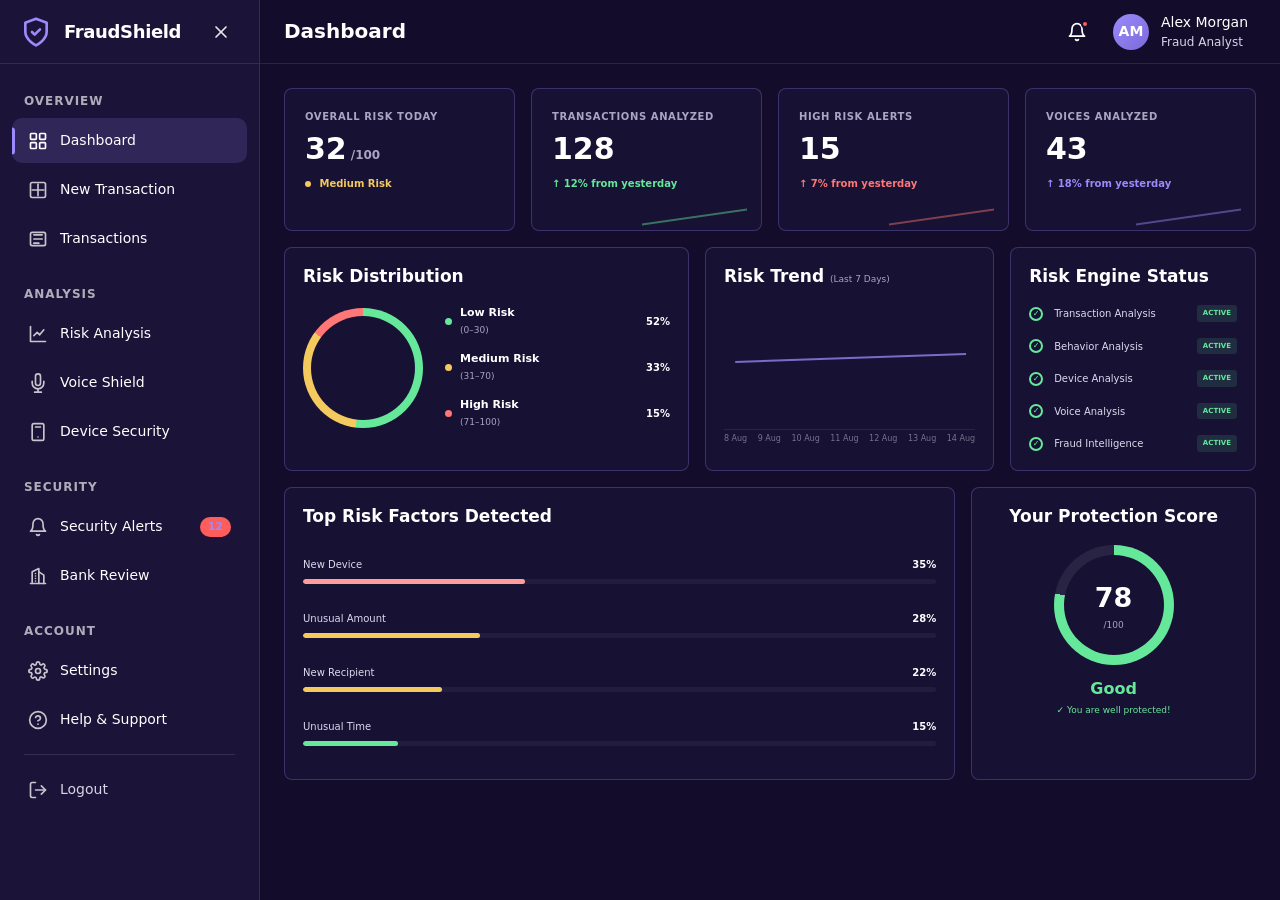
<file: frontend/index.html>
<!DOCTYPE html>
<html lang="en">
<head>
  <meta charset="UTF-8">
  <meta name="viewport" content="width=device-width, initial-scale=1.0">
  <meta name="description" content="FraudShield — Intelligent fraud detection for modern fintech">
  <title>FraudShield — Dashboard</title>
  <link rel="stylesheet" href="css/variables.css">
  <link rel="stylesheet" href="css/base.css">
  <link rel="stylesheet" href="css/layout.css">
  <link rel="stylesheet" href="css/components.css">
  <link rel="stylesheet" href="css/responsive.css">
</head>
<body data-page="dashboard" data-page-title="Dashboard">

  <div class="app">

    <!-- Sidebar -->
    <aside class="sidebar" id="sidebar" aria-label="Main navigation">
      <div class="sidebar__brand">
        <img src="assets/icons/shield.svg" alt="" class="sidebar__logo" width="32" height="32">
        <span class="sidebar__title">FraudShield</span>
        <button class="sidebar__close-btn" type="button" aria-label="Close navigation menu">
          <img src="assets/icons/close.svg" alt="" width="22" height="22">
        </button>
      </div>

      <nav class="sidebar__nav" id="sidebar-nav" aria-label="Sidebar">
        <div data-nav-render></div>
      </nav>
    </aside>

    <!-- Mobile overlay -->
    <div class="sidebar-overlay" aria-hidden="true"></div>

    <!-- Main area -->
    <div class="app-main">

      <!-- Top bar -->
      <header class="header">
        <div class="header__left">
          <button class="header__menu-btn" type="button" aria-label="Open navigation menu" aria-expanded="false" aria-controls="sidebar-nav">
            <img src="assets/icons/menu.svg" alt="" width="22" height="22">
          </button>
          <h1 class="header__page-title" data-page-title-render>Dashboard</h1>
        </div>

        <div class="header__right">
          <button class="header__icon-btn header__icon-btn--has-badge" type="button" aria-label="Notifications">
            <img src="assets/icons/bell.svg" alt="" width="20" height="20">
            <span class="header__badge-dot" aria-hidden="true"></span>
          </button>

          <div class="header__user" data-header-user-render></div>
        </div>
      </header>

      <!-- Page content slot — individual pages inject content here -->
<main class="content">
  <div class="content__slot" id="page-content">

    <!-- Dashboard Overview Cards -->
    <section class="dashboard-stats">

      <article class="dashboard-card">
        <div class="dashboard-card__label">OVERALL RISK TODAY</div>
        <div class="dashboard-card__value">32<span>/100</span></div>
        <div class="dashboard-card__status dashboard-card__status--warning">
          <span></span> Medium Risk
        </div>
      </article>

      <article class="dashboard-card">
        <div class="dashboard-card__label">TRANSACTIONS ANALYZED</div>
        <div class="dashboard-card__value">128</div>
        <div class="dashboard-card__status dashboard-card__status--safe">
          ↑ 12% from yesterday
        </div>
        <div class="dashboard-mini-chart dashboard-mini-chart--green"></div>
      </article>

      <article class="dashboard-card">
        <div class="dashboard-card__label">HIGH RISK ALERTS</div>
        <div class="dashboard-card__value">15</div>
        <div class="dashboard-card__status dashboard-card__status--danger">
          ↑ 7% from yesterday
        </div>
        <div class="dashboard-mini-chart dashboard-mini-chart--red"></div>
      </article>

      <article class="dashboard-card">
        <div class="dashboard-card__label">VOICES ANALYZED</div>
        <div class="dashboard-card__value">43</div>
        <div class="dashboard-card__status dashboard-card__status--accent">
          ↑ 18% from yesterday
        </div>
        <div class="dashboard-mini-chart dashboard-mini-chart--purple"></div>
      </article>

    </section>


    <!-- Middle Dashboard -->
    <section class="dashboard-middle">

      <!-- Risk Distribution -->
      <article class="dashboard-panel risk-distribution">
        <div class="dashboard-panel__header">
          <h2>Risk Distribution</h2>
        </div>

        <div class="risk-distribution__body">

          <div class="risk-donut">
            <div class="risk-donut__inner"></div>
          </div>

          <div class="risk-legend">

            <div class="risk-legend__item">
              <span class="risk-dot risk-dot--safe"></span>
              <div>
                <strong>Low Risk</strong>
                <small>(0–30)</small>
              </div>
              <b>52%</b>
            </div>

            <div class="risk-legend__item">
              <span class="risk-dot risk-dot--medium"></span>
              <div>
                <strong>Medium Risk</strong>
                <small>(31–70)</small>
              </div>
              <b>33%</b>
            </div>

            <div class="risk-legend__item">
              <span class="risk-dot risk-dot--high"></span>
              <div>
                <strong>High Risk</strong>
                <small>(71–100)</small>
              </div>
              <b>15%</b>
            </div>

          </div>
        </div>
      </article>


      <!-- Risk Trend -->
      <article class="dashboard-panel risk-trend">
        <div class="dashboard-panel__header">
          <h2>Risk Trend <small>(Last 7 Days)</small></h2>
        </div>

        <div class="risk-chart">
          <div class="risk-chart__line"></div>

          <div class="risk-chart__labels">
            <span>8 Aug</span>
            <span>9 Aug</span>
            <span>10 Aug</span>
            <span>11 Aug</span>
            <span>12 Aug</span>
            <span>13 Aug</span>
            <span>14 Aug</span>
          </div>
        </div>
      </article>


      <!-- Risk Engine -->
      <article class="dashboard-panel risk-engine">
        <div class="dashboard-panel__header">
          <h2>Risk Engine Status</h2>
        </div>

        <div class="engine-list">

          <div>
            <span class="engine-check">✓</span>
            <span>Transaction Analysis</span>
            <b>ACTIVE</b>
          </div>

          <div>
            <span class="engine-check">✓</span>
            <span>Behavior Analysis</span>
            <b>ACTIVE</b>
          </div>

          <div>
            <span class="engine-check">✓</span>
            <span>Device Analysis</span>
            <b>ACTIVE</b>
          </div>

          <div>
            <span class="engine-check">✓</span>
            <span>Voice Analysis</span>
            <b>ACTIVE</b>
          </div>

          <div>
            <span class="engine-check">✓</span>
            <span>Fraud Intelligence</span>
            <b>ACTIVE</b>
          </div>

        </div>
      </article>

    </section>


    <!-- Bottom Dashboard -->
    <section class="dashboard-bottom">

      <!-- Risk Factors -->
      <article class="dashboard-panel risk-factors">

        <div class="dashboard-panel__header">
          <h2>Top Risk Factors Detected</h2>
        </div>

        <div class="risk-factor">
          <div>
            <span>New Device</span>
            <b>35%</b>
          </div>
          <div class="risk-bar">
            <span style="width:35%"></span>
          </div>
        </div>

        <div class="risk-factor">
          <div>
            <span>Unusual Amount</span>
            <b>28%</b>
          </div>
          <div class="risk-bar risk-bar--yellow">
            <span style="width:28%"></span>
          </div>
        </div>

        <div class="risk-factor">
          <div>
            <span>New Recipient</span>
            <b>22%</b>
          </div>
          <div class="risk-bar risk-bar--yellow">
            <span style="width:22%"></span>
          </div>
        </div>

        <div class="risk-factor">
          <div>
            <span>Unusual Time</span>
            <b>15%</b>
          </div>
          <div class="risk-bar risk-bar--green">
            <span style="width:15%"></span>
          </div>
        </div>

      </article>


      <!-- Protection Score -->
      <article class="dashboard-panel protection-score">

        <div class="dashboard-panel__header">
          <h2>Your Protection Score</h2>
        </div>

        <div class="score-circle">
          <div>
            <strong>78</strong>
            <span>/100</span>
          </div>
        </div>

        <h3>Good</h3>
        <p>✓ You are well protected!</p>

      </article>

    </section>

  </div>
</main>

    </div>
  </div>

  <script src="js/utils.js"></script>
  <script src="js/mock-data.js"></script>
  <script src="js/main.js"></script>
</body>
</html>
</file>
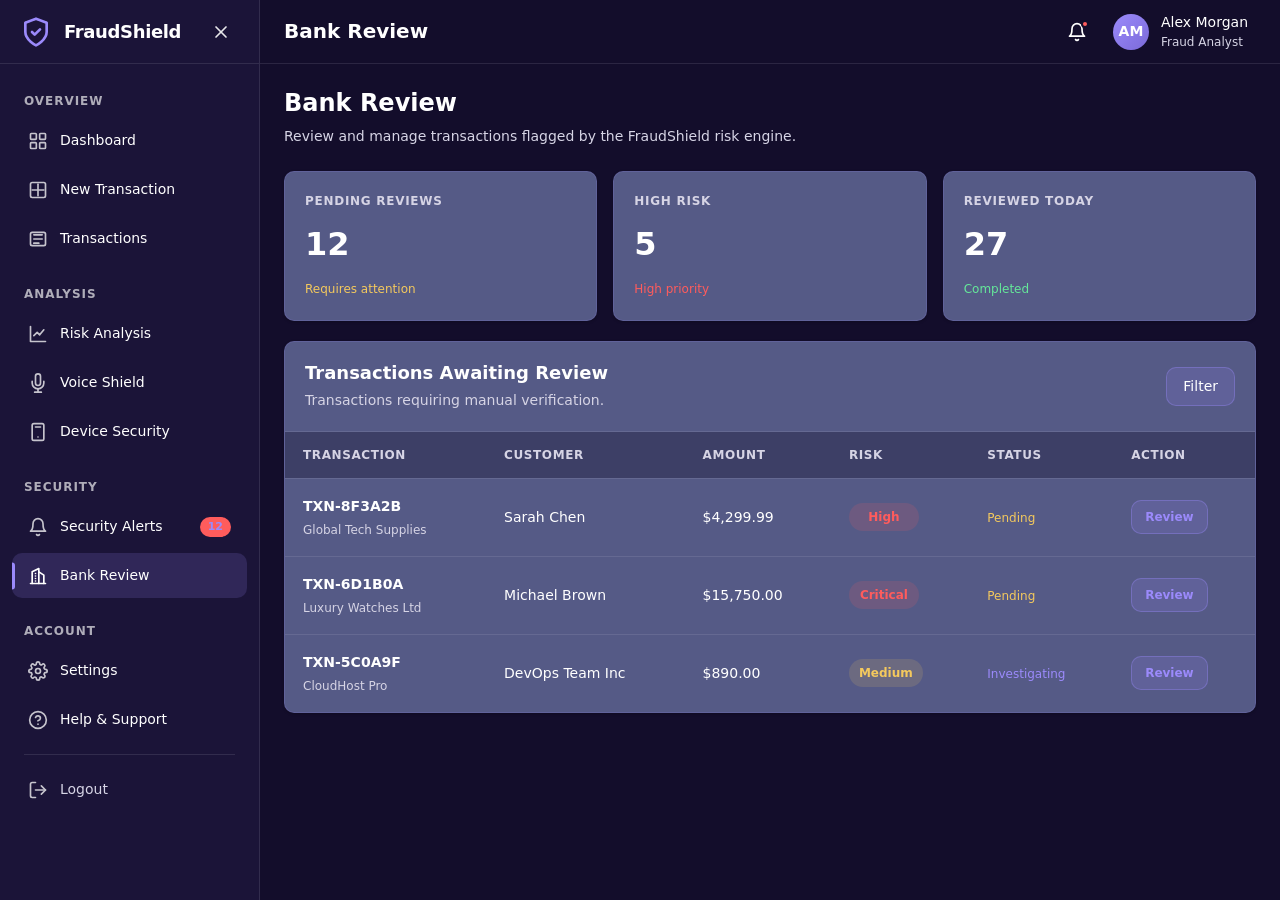
<file: frontend/pages/bank-review.html>
<!DOCTYPE html>
<html lang="en">

<head>
  <meta charset="UTF-8">
  <meta name="viewport" content="width=device-width, initial-scale=1.0">

  <meta
    name="description"
    content="FraudShield — Bank Review"
  >

  <title>FraudShield — Bank Review</title>

  <!-- Global CSS -->
  <link rel="stylesheet" href="../css/variables.css">
  <link rel="stylesheet" href="../css/base.css">
  <link rel="stylesheet" href="../css/layout.css">
  <link rel="stylesheet" href="../css/components.css">
  <link rel="stylesheet" href="../css/responsive.css">
  <link rel="stylesheet" href="../css/bank-review.css">
</head>

<body data-page="bank-review" data-page-title="Bank Review">

  <div class="app">

    <!-- ================= SIDEBAR ================= -->

    <aside
      class="sidebar"
      id="sidebar"
      aria-label="Main navigation"
    >

      <!-- Brand -->
      <div class="sidebar__brand">

        <img
          src="../assets/icons/shield.svg"
          alt=""
          class="sidebar__logo"
          width="32"
          height="32"
        >

        <span class="sidebar__title">
          FraudShield
        </span>

        <button
          class="sidebar__close-btn"
          type="button"
          aria-label="Close navigation menu"
        >
          <img
            src="../assets/icons/close.svg"
            alt=""
            width="22"
            height="22"
          >
        </button>

      </div>


      <!-- Navigation -->
      <nav
        class="sidebar__nav"
        id="sidebar-nav"
        aria-label="Sidebar"
      >

        <div data-nav-render></div>

      </nav>

    </aside>


    <!-- Mobile overlay -->
    <div
      class="sidebar-overlay"
      aria-hidden="true"
    ></div>


    <!-- ================= MAIN AREA ================= -->

    <div class="app-main">


      <!-- ================= HEADER ================= -->

      <header class="header">

        <div class="header__left">

          <!-- Mobile menu -->
          <button
            class="header__menu-btn"
            type="button"
            aria-label="Open navigation menu"
            aria-expanded="false"
            aria-controls="sidebar-nav"
          >

            <img
              src="../assets/icons/menu.svg"
              alt=""
              width="22"
              height="22"
            >

          </button>


          <!-- Page title -->
          <h1
            class="header__page-title"
            data-page-title-render
          >
            Bank Review
          </h1>

        </div>


        <!-- Header right -->
        <div class="header__right">

          <!-- Notification -->
          <button
            class="header__icon-btn header__icon-btn--has-badge"
            type="button"
            aria-label="Notifications"
          >

            <img
              src="../assets/icons/bell.svg"
              alt=""
              width="20"
              height="20"
            >

            <span
              class="header__badge-dot"
              aria-hidden="true"
            ></span>

          </button>


          <!-- User -->
          <div
            class="header__user"
            data-header-user-render
          ></div>

        </div>

      </header>


      <!-- ================= PAGE CONTENT ================= -->

      <main class="content">

        <div class="content__slot">


          <!-- Page heading -->

          <section class="content__header">

            <h2 class="content__title">
              Bank Review
            </h2>

            <p class="content__subtitle">
              Review and manage transactions flagged by the FraudShield risk engine.
            </p>

          </section>


          <!-- ================= REVIEW CONTENT ================= -->

          <section class="bank-review-page">

            <!-- Review summary -->
            <div class="bank-review-stats">

              <article class="bank-review-card">

                <span class="bank-review-card__label">
                  PENDING REVIEWS
                </span>

                <strong class="bank-review-card__value">
                  12
                </strong>

                <span class="bank-review-card__status bank-review-card__status--warning">
                  Requires attention
                </span>

              </article>


              <article class="bank-review-card">

                <span class="bank-review-card__label">
                  HIGH RISK
                </span>

                <strong class="bank-review-card__value">
                  5
                </strong>

                <span class="bank-review-card__status bank-review-card__status--danger">
                  High priority
                </span>

              </article>


              <article class="bank-review-card">

                <span class="bank-review-card__label">
                  REVIEWED TODAY
                </span>

                <strong class="bank-review-card__value">
                  27
                </strong>

                <span class="bank-review-card__status bank-review-card__status--safe">
                  Completed
                </span>

              </article>

            </div>


            <!-- Review table -->

            <article class="bank-review-panel">

              <div class="bank-review-panel__header">

                <div>
                  <h3>
                    Transactions Awaiting Review
                  </h3>

                  <p>
                    Transactions requiring manual verification.
                  </p>
                </div>

                <button
                  class="bank-review-filter"
                  type="button"
                >
                  Filter
                </button>

              </div>


              <div class="bank-review-table-wrapper">

                <table class="bank-review-table">

                  <thead>

                    <tr>
                      <th>Transaction</th>
                      <th>Customer</th>
                      <th>Amount</th>
                      <th>Risk</th>
                      <th>Status</th>
                      <th>Action</th>
                    </tr>

                  </thead>


                  <tbody>

                    <!-- ================= TRANSACTION 1 ================= -->

                    <tr
                      data-transaction-id="TXN-8F3A2B"
                      data-merchant="Global Tech Supplies"
                      data-customer="Sarah Chen"
                      data-amount="$4,299.99"
                      data-risk="High"
                      data-location="New York"
                      data-reason="Unusual transaction amount and location"
                    >

                      <td>
                        <strong>TXN-8F3A2B</strong>
                        <small>Global Tech Supplies</small>
                      </td>

                      <td>
                        Sarah Chen
                      </td>

                      <td>
                        $4,299.99
                      </td>

                      <td>
                        <span class="risk-badge risk-badge--high">
                          High
                        </span>
                      </td>

                      <td>
                        <span class="review-status review-status--pending">
                          Pending
                        </span>
                      </td>

                      <td>
                        <button
                          class="review-action"
                          type="button"
                        >
                          Review
                        </button>
                      </td>

                    </tr>


                    <!-- ================= TRANSACTION 2 ================= -->

                    <tr
                      data-transaction-id="TXN-6D1B0A"
                      data-merchant="Luxury Watches Ltd"
                      data-customer="Michael Brown"
                      data-amount="$15,750.00"
                      data-risk="Critical"
                      data-location="Chicago"
                      data-reason="Extremely high transaction amount detected"
                    >

                      <td>
                        <strong>TXN-6D1B0A</strong>
                        <small>Luxury Watches Ltd</small>
                      </td>

                      <td>
                        Michael Brown
                      </td>

                      <td>
                        $15,750.00
                      </td>

                      <td>
                        <span class="risk-badge risk-badge--critical">
                          Critical
                        </span>
                      </td>

                      <td>
                        <span class="review-status review-status--pending">
                          Pending
                        </span>
                      </td>

                      <td>
                        <button
                          class="review-action"
                          type="button"
                        >
                          Review
                        </button>
                      </td>

                    </tr>


                    <!-- ================= TRANSACTION 3 ================= -->

                    <tr
                      data-transaction-id="TXN-5C0A9F"
                      data-merchant="CloudHost Pro"
                      data-customer="DevOps Team Inc"
                      data-amount="$890.00"
                      data-risk="Medium"
                      data-location="Boston"
                      data-reason="Transaction pattern requires further investigation"
                    >

                      <td>
                        <strong>TXN-5C0A9F</strong>
                        <small>CloudHost Pro</small>
                      </td>

                      <td>
                        DevOps Team Inc
                      </td>

                      <td>
                        $890.00
                      </td>

                      <td>
                        <span class="risk-badge risk-badge--medium">
                          Medium
                        </span>
                      </td>

                      <td>
                        <span class="review-status review-status--review">
                          Investigating
                        </span>
                      </td>

                      <td>
                        <button
                          class="review-action"
                          type="button"
                        >
                          Review
                        </button>
                      </td>

                    </tr>


                  </tbody>

                </table>

              </div>

            </article>

          </section>

        </div>

      </main>

    </div>

  </div>


  <!-- ================= JAVASCRIPT ================= -->

  <script src="../js/utils.js"></script>
  <script src="../js/mock-data.js"></script>
  <script src="../js/main.js"></script>
  <script src="../js/bank-review.js"></script>

</body>

</html>
</file>
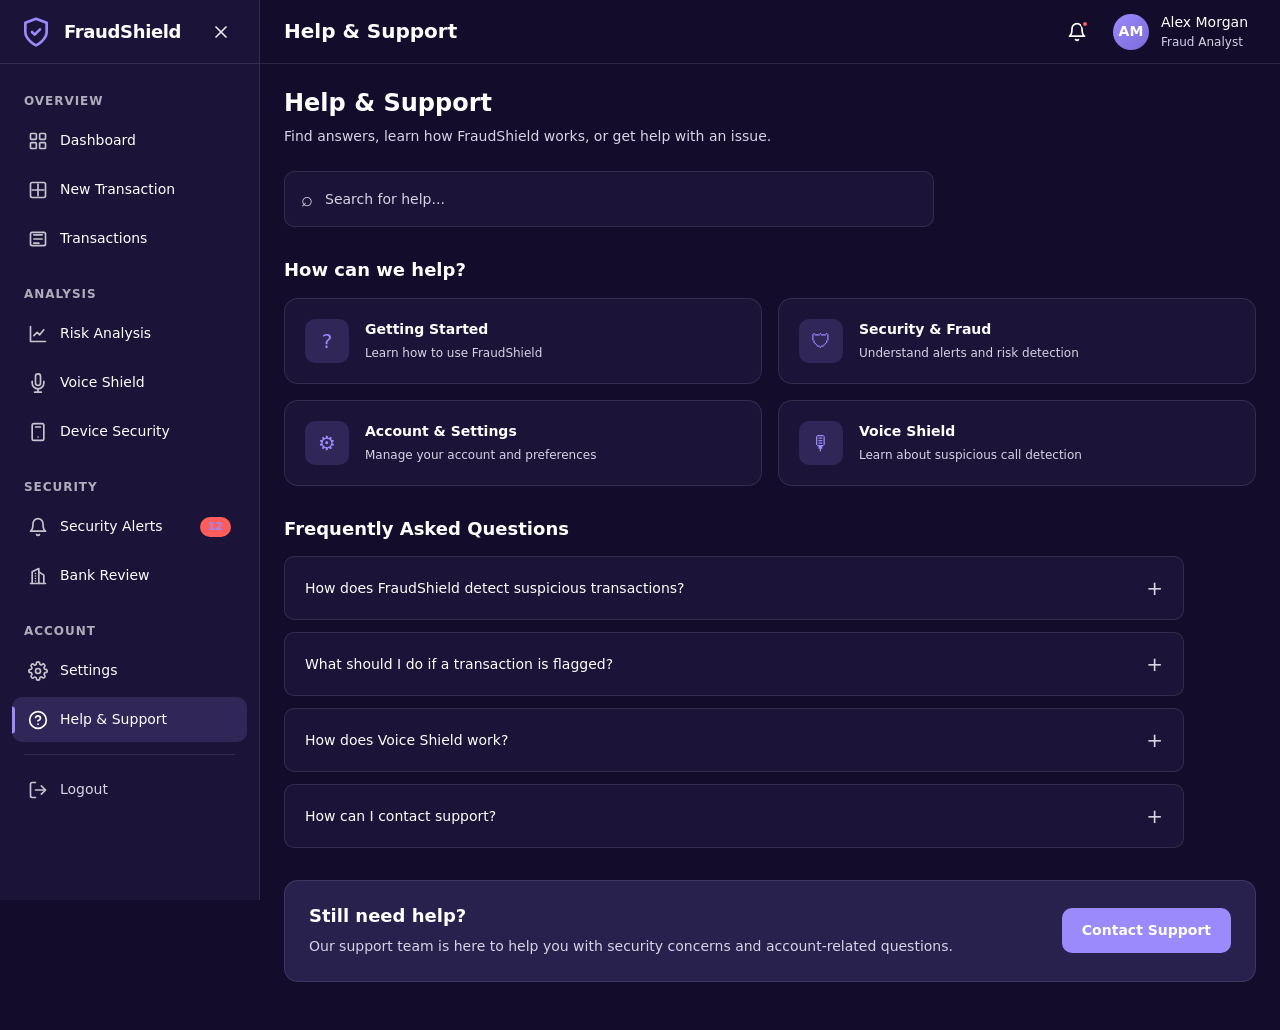
<file: frontend/pages/help.html>
<!DOCTYPE html>
<html lang="en">

<head>
    <meta charset="UTF-8">
    <meta name="viewport" content="width=device-width, initial-scale=1.0">

    <meta name="description" content="FraudShield Help & Support">

    <title>FraudShield — Help & Support</title>

    <link rel="stylesheet" href="../css/variables.css">
    <link rel="stylesheet" href="../css/base.css">
    <link rel="stylesheet" href="../css/layout.css">
    <link rel="stylesheet" href="../css/components.css">
    <link rel="stylesheet" href="../css/responsive.css">

    <!-- Help & Support styles -->
    <link rel="stylesheet" href="../css/help.css">
</head>

<body data-page="help" data-page-title="Help & Support">

    <div class="app">

        <!-- Sidebar -->
        <aside class="sidebar" id="sidebar" aria-label="Main navigation">

            <div class="sidebar__brand">

                <img src="../assets/icons/shield.svg" alt="" class="sidebar__logo" width="32" height="32">

                <span class="sidebar__title">
                    FraudShield
                </span>

                <button class="sidebar__close-btn" type="button" aria-label="Close navigation menu">
                    <img src="../assets/icons/close.svg" alt="" width="22" height="22">
                </button>

            </div>

            <nav class="sidebar__nav" id="sidebar-nav" aria-label="Sidebar">
                <div data-nav-render></div>
            </nav>

        </aside>


        <!-- Mobile overlay -->
        <div class="sidebar-overlay" aria-hidden="true"></div>


        <!-- Main application area -->
        <div class="app-main">

            <!-- Header -->
            <header class="header">

                <div class="header__left">

                    <button class="header__menu-btn" type="button" aria-label="Open navigation menu"
                        aria-expanded="false" aria-controls="sidebar-nav">
                        <img src="../assets/icons/menu.svg" alt="" width="22" height="22">
                    </button>

                    <h1 class="header__page-title" data-page-title-render>
                        Help & Support
                    </h1>

                </div>


                <div class="header__right">

                    <button class="header__icon-btn header__icon-btn--has-badge" type="button"
                        aria-label="Notifications">
                        <img src="../assets/icons/bell.svg" alt="" width="20" height="20">

                        <span class="header__badge-dot" aria-hidden="true"></span>

                    </button>

                    <div class="header__user" data-header-user-render></div>

                </div>

            </header>

            <!-- Support Modal -->
            <div class="support-modal" id="support-modal" aria-hidden="true">
                <div class="support-modal__overlay" data-modal-close></div>

                <div class="support-modal__content" role="dialog" aria-modal="true"
                    aria-labelledby="support-modal-title">

                    <button type="button" class="support-modal__close" id="support-modal-close"
                        aria-label="Close support form">
                        ×
                    </button>

                    <h2 id="support-modal-title">
                        Contact Support
                    </h2>

                    <p>
                        Tell us about your issue and our support team will help you.
                    </p>

                    <form id="support-form">

                        <div class="support-form__group">
                            <label for="support-name">
                                Name
                            </label>

                            <input type="text" id="support-name" placeholder="Enter your name" required>
                        </div>

                        <div class="support-form__group">
                            <label for="support-email">
                                Email
                            </label>

                            <input type="email" id="support-email" placeholder="Enter your email" required>
                        </div>

                        <div class="support-form__group">
                            <label for="support-issue">
                                Issue
                            </label>

                            <select id="support-issue" required>
                                <option value="">Select an issue</option>
                                <option value="transaction">Transaction Shield</option>
                                <option value="voice">Voice Shield</option>
                                <option value="account">Account & Settings</option>
                                <option value="technical">Technical Issue</option>
                                <option value="other">Other</option>
                            </select>
                        </div>

                        <div class="support-form__group">
                            <label for="support-message">
                                Message
                            </label>

                            <textarea id="support-message" rows="4" placeholder="Describe your issue..."
                                required></textarea>
                        </div>

                        <button type="submit" class="support-form__submit">
                            Submit Request
                        </button>

                    </form>

                </div>
            </div>
            <!-- Help & Support content -->
            <main class="content">

                <div class="help-page">

                    <!-- Page heading -->
                    <div class="help-page__intro">

                        <h2 class="help-page__title">
                            Help & Support
                        </h2>

                        <p class="help-page__description">
                            Find answers, learn how FraudShield works, or get help with an issue.
                        </p>

                    </div>


                    <!-- Search -->
                    <section class="help-search">

                        <div class="help-search__icon">
                            ⌕
                        </div>

                        <input type="search" id="help-search-input" placeholder="Search for help..."
                            aria-label="Search for help">

                    </section>


                    <!-- Quick help -->
                    <section class="help-section">

                        <h3 class="help-section__title">
                            How can we help?
                        </h3>

                        <div class="help-options">

                            <button type="button" class="help-option" id="getting-started-btn">

                                <span class="help-option__icon">
                                    ?
                                </span>

                                <span class="help-option__content">

                                    <strong>
                                        Getting Started
                                    </strong>

                                    <small>
                                        Learn how to use FraudShield
                                    </small>

                                </span>

                            </button>


                            <button type="button" class="help-option" id="security-fraud-btn">

                                <span class="help-option__icon">
                                    🛡
                                </span>

                                <span class="help-option__content">

                                    <strong>
                                        Security & Fraud
                                    </strong>

                                    <small>
                                        Understand alerts and risk detection
                                    </small>

                                </span>

                            </button>


                            <button type="button" class="help-option" id="account-settings-btn">

                                <span class="help-option__icon">
                                    ⚙
                                </span>

                                <span class="help-option__content">

                                    <strong>
                                        Account & Settings
                                    </strong>

                                    <small>
                                        Manage your account and preferences
                                    </small>

                                </span>

                            </button>


                            <button type="button" class="help-option" id="voice-shield-btn">
                                <span class="help-option__icon">
                                    🎙
                                </span>

                                <span class="help-option__content">

                                    <strong>
                                        Voice Shield
                                    </strong>

                                    <small>
                                        Learn about suspicious call detection
                                    </small>

                                </span>

                            </button>

                        </div>

                    </section>


                    <!-- Frequently asked questions -->
                    <section class="help-section">

                        <h3 class="help-section__title">
                            Frequently Asked Questions
                        </h3>

                        <div class="faq-list">

                            <article class="faq-item">

                                <button type="button" class="faq-item__question">
                                    <span>
                                        How does FraudShield detect suspicious transactions?
                                    </span>

                                    <span>
                                        +
                                    </span>

                                </button>

                                <div class="faq-item__answer">
                                    FraudShield analyzes transaction behavior, device information,
                                    transaction amount, timing, recipient history, and other risk
                                    indicators to identify unusual activity.
                                </div>

                            </article>


                            <article class="faq-item">

                                <button type="button" class="faq-item__question">
                                    <span>
                                        What should I do if a transaction is flagged?
                                    </span>

                                    <span>
                                        +
                                    </span>

                                </button>

                                <div class="faq-item__answer">
                                    Review the risk indicators carefully. If you do not recognize
                                    the transaction, secure your account and follow the recommended
                                    action shown by FraudShield.
                                </div>

                            </article>


                            <article class="faq-item">

                                <button type="button" class="faq-item__question">
                                    <span>
                                        How does Voice Shield work?
                                    </span>

                                    <span>
                                        +
                                    </span>

                                </button>

                                <div class="faq-item__answer">
                                    Voice Shield analyzes suspicious calls for social-engineering
                                    indicators such as urgency, OTP requests, threatening language,
                                    and bank impersonation.
                                </div>

                            </article>


                            <article class="faq-item">

                                <button type="button" class="faq-item__question">
                                    <span>
                                        How can I contact support?
                                    </span>

                                    <span>
                                        +
                                    </span>

                                </button>

                                <div class="faq-item__answer">
                                    If you need additional assistance, contact the FraudShield
                                    support team using the support options provided below.
                                </div>

                            </article>

                        </div>

                    </section>


                    <!-- Contact support -->
                    <section class="help-contact">

                        <div class="help-contact__content">

                            <h3>
                                Still need help?
                            </h3>

                            <p>
                                Our support team is here to help you with security concerns
                                and account-related questions.
                            </p>

                        </div>

                        <button type="button" class="help-contact__button" id="contact-support-btn">
                            Contact Support
                        </button>

                    </section>

                </div>

            </main>

        </div>

    </div>


    <!-- Shared JavaScript -->
    <script src="../js/utils.js"></script>
    <script src="../js/mock-data.js"></script>
    <script src="../js/main.js"></script>

    <!-- Help & Support JavaScript -->
    <script src="../js/help.js"></script>

</body>

</html>
</file>
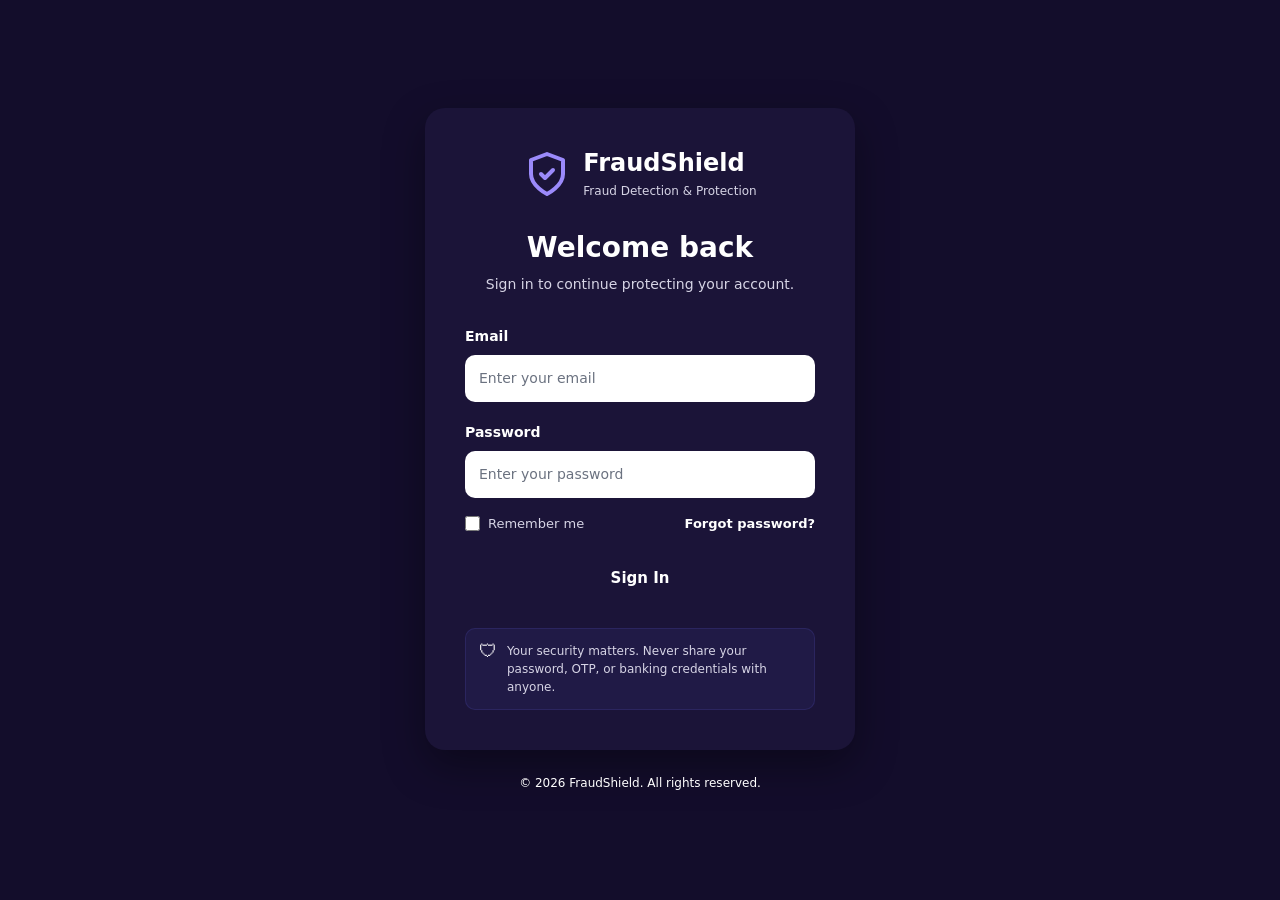
<file: frontend/pages/login.html>
<!DOCTYPE html>
<html lang="en">

<head>
    <meta charset="UTF-8">
    <meta name="viewport" content="width=device-width, initial-scale=1.0">

    <meta
        name="description"
        content="FraudShield Login"
    >

    <title>FraudShield — Login</title>

    <link rel="stylesheet" href="../css/variables.css">
    <link rel="stylesheet" href="../css/base.css">
    <link rel="stylesheet" href="../css/login.css">
</head>

<body data-page="login" data-page-title="Login">

    <main class="login-page">

        <section class="login-card">

            <!-- Brand -->
            <div class="login-brand">

                <img
                    src="../assets/icons/shield.svg"
                    alt=""
                    class="login-brand__logo"
                    width="48"
                    height="48"
                >

                <div>
                    <h1 class="login-brand__title">
                        FraudShield
                    </h1>

                    <p class="login-brand__subtitle">
                        Fraud Detection & Protection
                    </p>
                </div>

            </div>


            <!-- Heading -->
            <div class="login-header">

                <h2>
                    Welcome back
                </h2>

                <p>
                    Sign in to continue protecting your account.
                </p>

            </div>


            <!-- Login form -->
            <form
                class="login-form"
                id="login-form"
            >

                <div class="login-form__group">

                    <label for="login-email">
                        Email
                    </label>

                    <input
                        type="email"
                        id="login-email"
                        name="email"
                        placeholder="Enter your email"
                        autocomplete="email"
                        required
                    >

                </div>


                <div class="login-form__group">

                    <label for="login-password">
                        Password
                    </label>

                    <input
                        type="password"
                        id="login-password"
                        name="password"
                        placeholder="Enter your password"
                        autocomplete="current-password"
                        required
                    >

                </div>


                <div class="login-form__options">

                    <label class="login-remember">

                        <input
                            type="checkbox"
                            id="remember-me"
                        >

                        <span>
                            Remember me
                        </span>

                    </label>


                    <button
                        type="button"
                        class="login-forgot"
                        id="forgot-password-btn"
                    >
                        Forgot password?
                    </button>

                </div>


                <button
                    type="submit"
                    class="login-submit"
                >
                    Sign In
                </button>

            </form>


            <!-- Security message -->
            <div class="login-security">

                <span class="login-security__icon">
                    🛡
                </span>

                <p>
                    Your security matters. Never share your password,
                    OTP, or banking credentials with anyone.
                </p>

            </div>

        </section>


        <p class="login-footer">
            © 2026 FraudShield. All rights reserved.
        </p>

    </main>


    <script src="../js/login.js"></script>

</body>

</html>
</file>
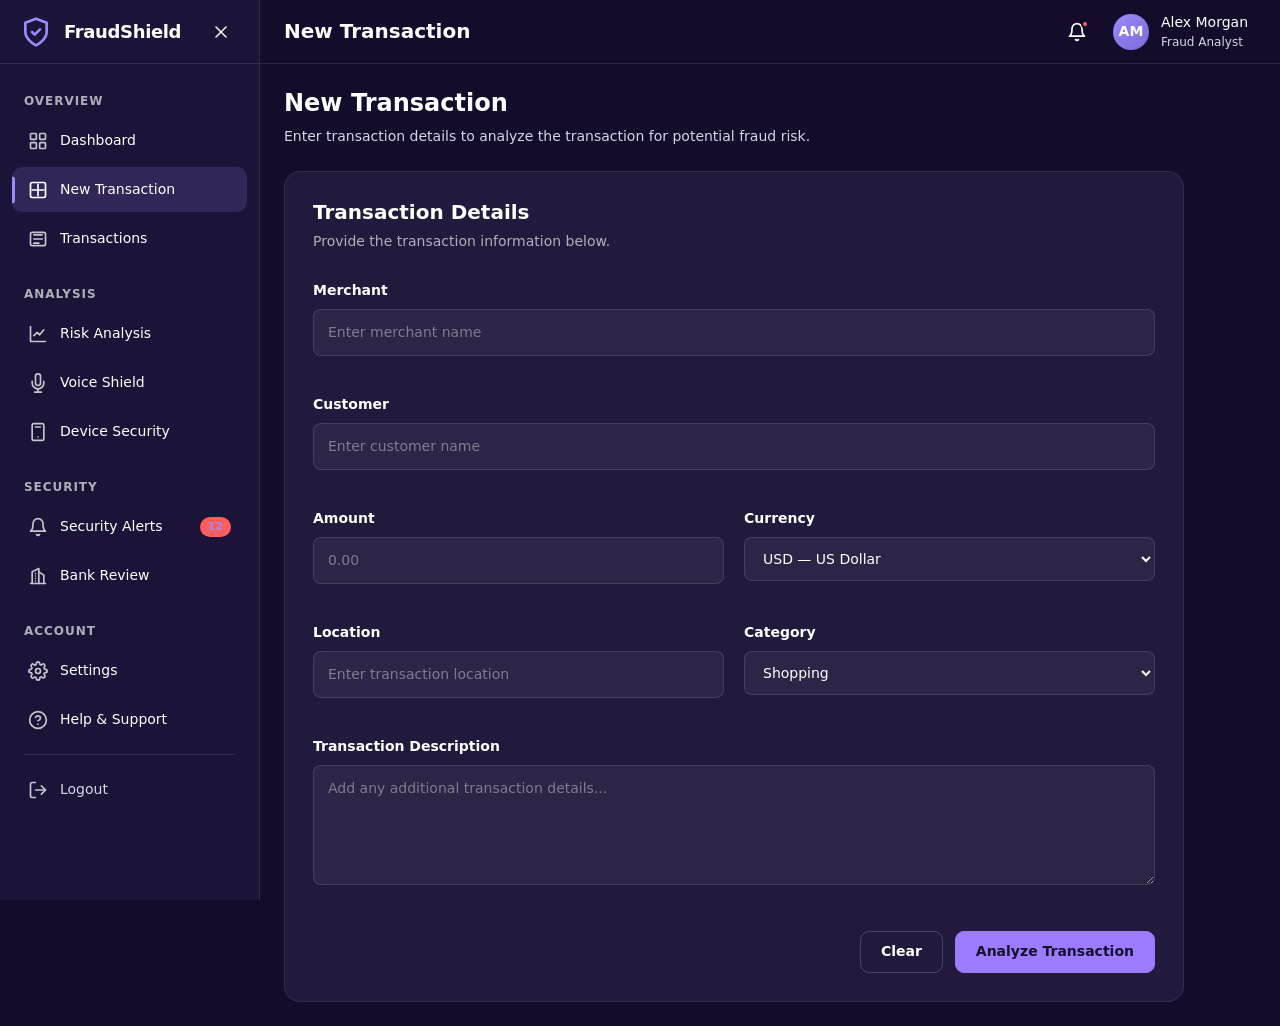
<file: frontend/pages/new-transaction.html>
<!DOCTYPE html>
<html lang="en">

<head>
  <meta charset="UTF-8">
  <meta name="viewport" content="width=device-width, initial-scale=1.0">

  <meta
    name="description"
    content="FraudShield — New Transaction"
  >

  <title>FraudShield — New Transaction</title>

  <!-- Global CSS -->
  <link rel="stylesheet" href="../css/variables.css">
<link rel="stylesheet" href="../css/base.css">
<link rel="stylesheet" href="../css/layout.css">
<link rel="stylesheet" href="../css/components.css">
<link rel="stylesheet" href="../css/responsive.css">
<link rel="stylesheet" href="../css/new-transaction.css">
</head>

<body data-page="new-transaction" data-page-title="New Transaction">

  <div class="app">

    <!-- ================= SIDEBAR ================= -->

    <aside
      class="sidebar"
      id="sidebar"
      aria-label="Main navigation"
    >

      <div class="sidebar__brand">

        <img
          src="../assets/icons/shield.svg"
          alt=""
          class="sidebar__logo"
          width="32"
          height="32"
        >

        <span class="sidebar__title">
          FraudShield
        </span>

        <button
          class="sidebar__close-btn"
          type="button"
          aria-label="Close navigation menu"
        >
          <img
            src="../assets/icons/close.svg"
            alt=""
            width="22"
            height="22"
          >
        </button>

      </div>

      <nav
        class="sidebar__nav"
        id="sidebar-nav"
        aria-label="Sidebar"
      >
        <div data-nav-render></div>
      </nav>

    </aside>


    <!-- Mobile overlay -->
    <div
      class="sidebar-overlay"
      aria-hidden="true"
    ></div>


    <!-- ================= MAIN AREA ================= -->

    <div class="app-main">

      <!-- ================= HEADER ================= -->

      <header class="header">

        <div class="header__left">

          <button
            class="header__menu-btn"
            type="button"
            aria-label="Open navigation menu"
            aria-expanded="false"
            aria-controls="sidebar-nav"
          >
            <img
              src="../assets/icons/menu.svg"
              alt=""
              width="22"
              height="22"
            >
          </button>

          <h1
            class="header__page-title"
            data-page-title-render
          >
            New Transaction
          </h1>

        </div>


        <div class="header__right">

          <button
            class="header__icon-btn header__icon-btn--has-badge"
            type="button"
            aria-label="Notifications"
          >
            <img
              src="../assets/icons/bell.svg"
              alt=""
              width="20"
              height="20"
            >

            <span
              class="header__badge-dot"
              aria-hidden="true"
            ></span>

          </button>

          <div
            class="header__user"
            data-header-user-render
          ></div>

        </div>

      </header>


      <!-- ================= PAGE CONTENT ================= -->

      <main class="content">

        <div class="content__slot">

          <section class="content__header">

            <h2 class="content__title">
              New Transaction
            </h2>

            <p class="content__subtitle">
              Enter transaction details to analyze the transaction for potential fraud risk.
            </p>

          </section>


          <!-- ================= TRANSACTION FORM ================= -->

          <section class="new-transaction-page">

            <article class="new-transaction-panel">

              <div class="new-transaction-panel__header">

                <div>
                  <h3>
                    Transaction Details
                  </h3>

                  <p>
                    Provide the transaction information below.
                  </p>
                </div>

              </div>


              <form
                class="new-transaction-form"
                id="new-transaction-form"
              >

                <div class="form-group">

                  <label for="merchant">
                    Merchant
                  </label>

                  <input
                    type="text"
                    id="merchant"
                    name="merchant"
                    placeholder="Enter merchant name"
                    required
                  >

                </div>


                <div class="form-group">

                  <label for="customer">
                    Customer
                  </label>

                  <input
                    type="text"
                    id="customer"
                    name="customer"
                    placeholder="Enter customer name"
                    required
                  >

                </div>


                <div class="form-row">

                  <div class="form-group">

                    <label for="amount">
                      Amount
                    </label>

                    <input
                      type="number"
                      id="amount"
                      name="amount"
                      placeholder="0.00"
                      min="0"
                      step="0.01"
                      required
                    >

                  </div>


                  <div class="form-group">

                    <label for="currency">
                      Currency
                    </label>

                    <select
                      id="currency"
                      name="currency"
                    >
                      <option value="USD">USD — US Dollar</option>
                      <option value="INR">INR — Indian Rupee</option>
                      <option value="EUR">EUR — Euro</option>
                      <option value="GBP">GBP — British Pound</option>
                    </select>

                  </div>

                </div>


                <div class="form-row">

                  <div class="form-group">

                    <label for="location">
                      Location
                    </label>

                    <input
                      type="text"
                      id="location"
                      name="location"
                      placeholder="Enter transaction location"
                      required
                    >

                  </div>


                  <div class="form-group">

                    <label for="category">
                      Category
                    </label>

                    <select
                      id="category"
                      name="category"
                    >
                      <option value="shopping">Shopping</option>
                      <option value="technology">Technology</option>
                      <option value="travel">Travel</option>
                      <option value="food">Food & Dining</option>
                      <option value="services">Services</option>
                      <option value="other">Other</option>
                    </select>

                  </div>

                </div>


                <div class="form-group">

                  <label for="description">
                    Transaction Description
                  </label>

                  <textarea
                    id="description"
                    name="description"
                    rows="4"
                    placeholder="Add any additional transaction details..."
                  ></textarea>

                </div>


                <div class="new-transaction-form__actions">

                  <button
                    type="reset"
                    class="btn btn--secondary"
                  >
                    Clear
                  </button>

                  <button
                    type="submit"
                    class="btn btn--primary"
                  >
                    Analyze Transaction
                  </button>

                </div>

              </form>

            </article>

          </section>

        </div>

      </main>

    </div>

  </div>


  <!-- ================= JAVASCRIPT ================= -->

  <script src="../js/utils.js"></script>
<script src="../js/mock-data.js"></script>
<script src="../js/main.js"></script>
<script src="../js/new-transaction.js"></script>

</body>

</html>
</file>
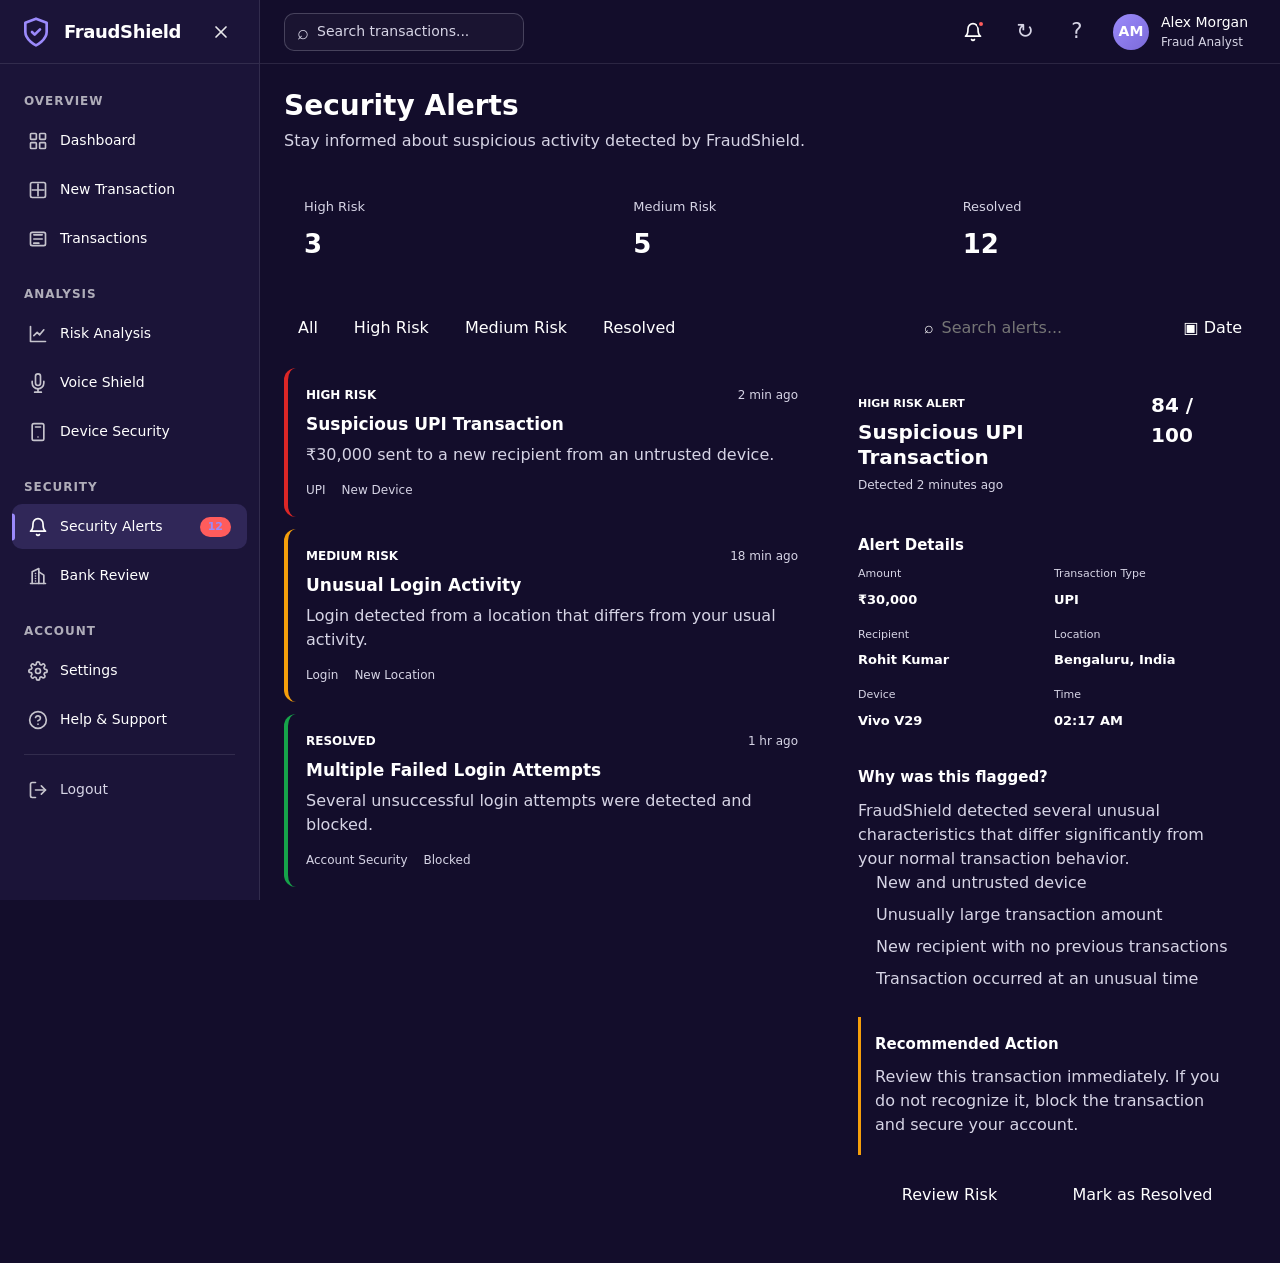
<file: frontend/pages/security-alerts.html>
<!DOCTYPE html>
<html lang="en">

<head>
    <meta charset="UTF-8">
    <meta name="viewport" content="width=device-width, initial-scale=1.0">
    <meta name="description" content="FraudShield Risk Analysis">
    <title>FraudShield — Security Alerts</title>

    <link rel="stylesheet" href="../css/variables.css">
    <link rel="stylesheet" href="../css/base.css">
    <link rel="stylesheet" href="../css/layout.css">
    <link rel="stylesheet" href="../css/components.css">
    <link rel="stylesheet" href="../css/responsive.css">
    <link rel="stylesheet" href="../css/security-alerts.css">
</head>

<body data-page="security-alerts" data-page-title="Security Alerts">

    <div class="app">

        <!-- Sidebar -->
        <aside class="sidebar" id="sidebar" aria-label="Main navigation">

            <div class="sidebar__brand">
                <img src="../assets/icons/shield.svg" alt="" class="sidebar__logo" width="32" height="32">

                <span class="sidebar__title">FraudShield</span>

                <button class="sidebar__close-btn" type="button" aria-label="Close navigation menu">
                    <img src="../assets/icons/close.svg" alt="" width="22" height="22">
                </button>
            </div>

            <nav class="sidebar__nav" id="sidebar-nav" aria-label="Sidebar">
                <div data-nav-render></div>
            </nav>

        </aside>

        <!-- Mobile overlay -->
        <div class="sidebar-overlay" aria-hidden="true"></div>

        <!-- Main -->
        <div class="app-main">

            <!-- Header -->
            <header class="header">

                <div class="header__left">

                    <button class="header__menu-btn" type="button" aria-label="Open navigation menu"
                        aria-expanded="false" aria-controls="sidebar-nav">
                        <img src="../assets/icons/menu.svg" alt="" width="22" height="22">
                    </button>

                    <div class="risk-search">
                        <span class="risk-search__icon">⌕</span>
                        <input type="search" placeholder="Search transactions..." aria-label="Search transactions">
                    </div>

                </div>

                <div class="header__right">

                    <button class="header__icon-btn header__icon-btn--has-badge" type="button"
                        aria-label="Notifications">
                        <img src="../assets/icons/bell.svg" alt="" width="20" height="20">
                        <span class="header__badge-dot" aria-hidden="true"></span>
                    </button>

                    <button class="risk-header-icon" type="button" aria-label="History">
                        ↻
                    </button>

                    <button class="risk-header-icon" type="button" aria-label="Help">
                        ?
                    </button>

                    <div class="header__user" data-header-user-render></div>

                </div>

            </header>

            <!-- Security Alerts -->
            <main class="content">

                <div class="alerts-page">

                    <!-- Page heading -->
                    <div class="alerts-page__heading">

                        <div>
                            <h1 class="alerts-page__title">
                                Security Alerts
                            </h1>

                            <p class="alerts-page__description">
                                Stay informed about suspicious activity detected by FraudShield.
                            </p>
                        </div>

                    </div>

                    <!-- Summary cards -->
                    <div class="alerts-summary">

                        <div class="alert-summary-card">
                            <span class="alert-summary-card__label">
                                High Risk
                            </span>

                            <strong class="alert-summary-card__value">
                                3
                            </strong>
                        </div>

                        <div class="alert-summary-card">
                            <span class="alert-summary-card__label">
                                Medium Risk
                            </span>

                            <strong class="alert-summary-card__value">
                                5
                            </strong>
                        </div>

                        <div class="alert-summary-card">
                            <span class="alert-summary-card__label">
                                Resolved
                            </span>

                            <strong class="alert-summary-card__value">
                                12
                            </strong>
                        </div>

                    </div>

                    <!-- Filters -->
                    <div class="alerts-toolbar">

                        <div class="alerts-filters">

                            <button type="button" class="alert-filter alert-filter--active">
                                All
                            </button>

                            <button type="button" class="alert-filter">
                                High Risk
                            </button>

                            <button type="button" class="alert-filter">
                                Medium Risk
                            </button>

                            <button type="button" class="alert-filter">
                                Resolved
                            </button>

                        </div>

                        <div class="alerts-search">

                            <span>⌕</span>

                            <input type="search" placeholder="Search alerts..." aria-label="Search alerts">

                        </div>

                        <button type="button" class="alerts-date">
                            ▣ Date
                        </button>

                    </div>

                    <!-- Alerts layout -->
                    <div class="alerts-layout">

                        <!-- Alert list -->
                        <div class="alerts-list">

                            <!-- Alert 1 -->
                            <article class="alert-card alert-card--high">

                                <div class="alert-card__top">

                                    <span class="alert-card__type">
                                        HIGH RISK
                                    </span>

                                    <span class="alert-card__time">
                                        2 min ago
                                    </span>

                                </div>

                                <h3 class="alert-card__title">
                                    Suspicious UPI Transaction
                                </h3>

                                <p class="alert-card__description">
                                    ₹30,000 sent to a new recipient from an untrusted device.
                                </p>

                                <div class="alert-card__meta">

                                    <span>
                                        UPI
                                    </span>

                                    <span>
                                        New Device
                                    </span>

                                </div>

                            </article>

                            <!-- Alert 2 -->
                            <article class="alert-card alert-card--medium">

                                <div class="alert-card__top">

                                    <span class="alert-card__type">
                                        MEDIUM RISK
                                    </span>

                                    <span class="alert-card__time">
                                        18 min ago
                                    </span>

                                </div>

                                <h3 class="alert-card__title">
                                    Unusual Login Activity
                                </h3>

                                <p class="alert-card__description">
                                    Login detected from a location that differs from your usual activity.
                                </p>

                                <div class="alert-card__meta">

                                    <span>
                                        Login
                                    </span>

                                    <span>
                                        New Location
                                    </span>

                                </div>

                            </article>

                            <!-- Alert 3 -->
                            <article class="alert-card alert-card--resolved">

                                <div class="alert-card__top">

                                    <span class="alert-card__type">
                                        RESOLVED
                                    </span>

                                    <span class="alert-card__time">
                                        1 hr ago
                                    </span>

                                </div>

                                <h3 class="alert-card__title">
                                    Multiple Failed Login Attempts
                                </h3>

                                <p class="alert-card__description">
                                    Several unsuccessful login attempts were detected and blocked.
                                </p>

                                <div class="alert-card__meta">

                                    <span>
                                        Account Security
                                    </span>

                                    <span>
                                        Blocked
                                    </span>

                                </div>

                            </article>

                        </div>

                        <!-- Alert details -->
                        <aside class="alerts-details">

                            <div class="alert-details__header">

                                <div>
                                    <span class="alert-details__label">
                                        HIGH RISK ALERT
                                    </span>

                                    <h2 class="alert-details__title">
                                        Suspicious UPI Transaction
                                    </h2>

                                    <p class="alert-details__time">
                                        Detected 2 minutes ago
                                    </p>
                                </div>

                                <span class="alert-details__risk">
                                    84 / 100
                                </span>

                            </div>


                            <!-- Alert information -->
                            <div class="alert-details__section">

                                <h3>
                                    Alert Details
                                </h3>

                                <div class="alert-details__grid">

                                    <div>
                                        <span>Amount</span>
                                        <strong>₹30,000</strong>
                                    </div>

                                    <div>
                                        <span>Transaction Type</span>
                                        <strong>UPI</strong>
                                    </div>

                                    <div>
                                        <span>Recipient</span>
                                        <strong>Rohit Kumar</strong>
                                    </div>

                                    <div>
                                        <span>Location</span>
                                        <strong>Bengaluru, India</strong>
                                    </div>

                                    <div>
                                        <span>Device</span>
                                        <strong>Vivo V29</strong>
                                    </div>

                                    <div>
                                        <span>Time</span>
                                        <strong>02:17 AM</strong>
                                    </div>

                                </div>

                            </div>


                            <!-- Why flagged -->
                            <div class="alert-details__section">

                                <h3>
                                    Why was this flagged?
                                </h3>

                                <p>
                                    FraudShield detected several unusual characteristics
                                    that differ significantly from your normal transaction
                                    behavior.
                                </p>

                                <ul class="alert-details__reasons">

                                    <li>
                                        New and untrusted device
                                    </li>

                                    <li>
                                        Unusually large transaction amount
                                    </li>

                                    <li>
                                        New recipient with no previous transactions
                                    </li>

                                    <li>
                                        Transaction occurred at an unusual time
                                    </li>

                                </ul>

                            </div>


                            <!-- Recommended action -->
                            <div class="alert-details__section alert-details__recommendation">

                                <h3>
                                    Recommended Action
                                </h3>

                                <p>
                                    Review this transaction immediately. If you do not
                                    recognize it, block the transaction and secure your account.
                                </p>

                            </div>


                            <!-- Actions -->
                            <div class="alert-details__actions">

                                <button type="button" class="alerts-btn alerts-btn--primary">
                                    Review Risk
                                </button>

                                <button type="button" class="alerts-btn alerts-btn--secondary">
                                    Mark as Resolved
                                </button>

                            </div>

                        </aside>

                    </div>

                </div>

            </main>

        </div>

    </div>

    <script src="../js/utils.js"></script>
    <script src="../js/mock-data.js"></script>
    <script src="../js/main.js"></script>
    <script src="../js/security-alerts.js"></script>

</body>

</html>
</file>
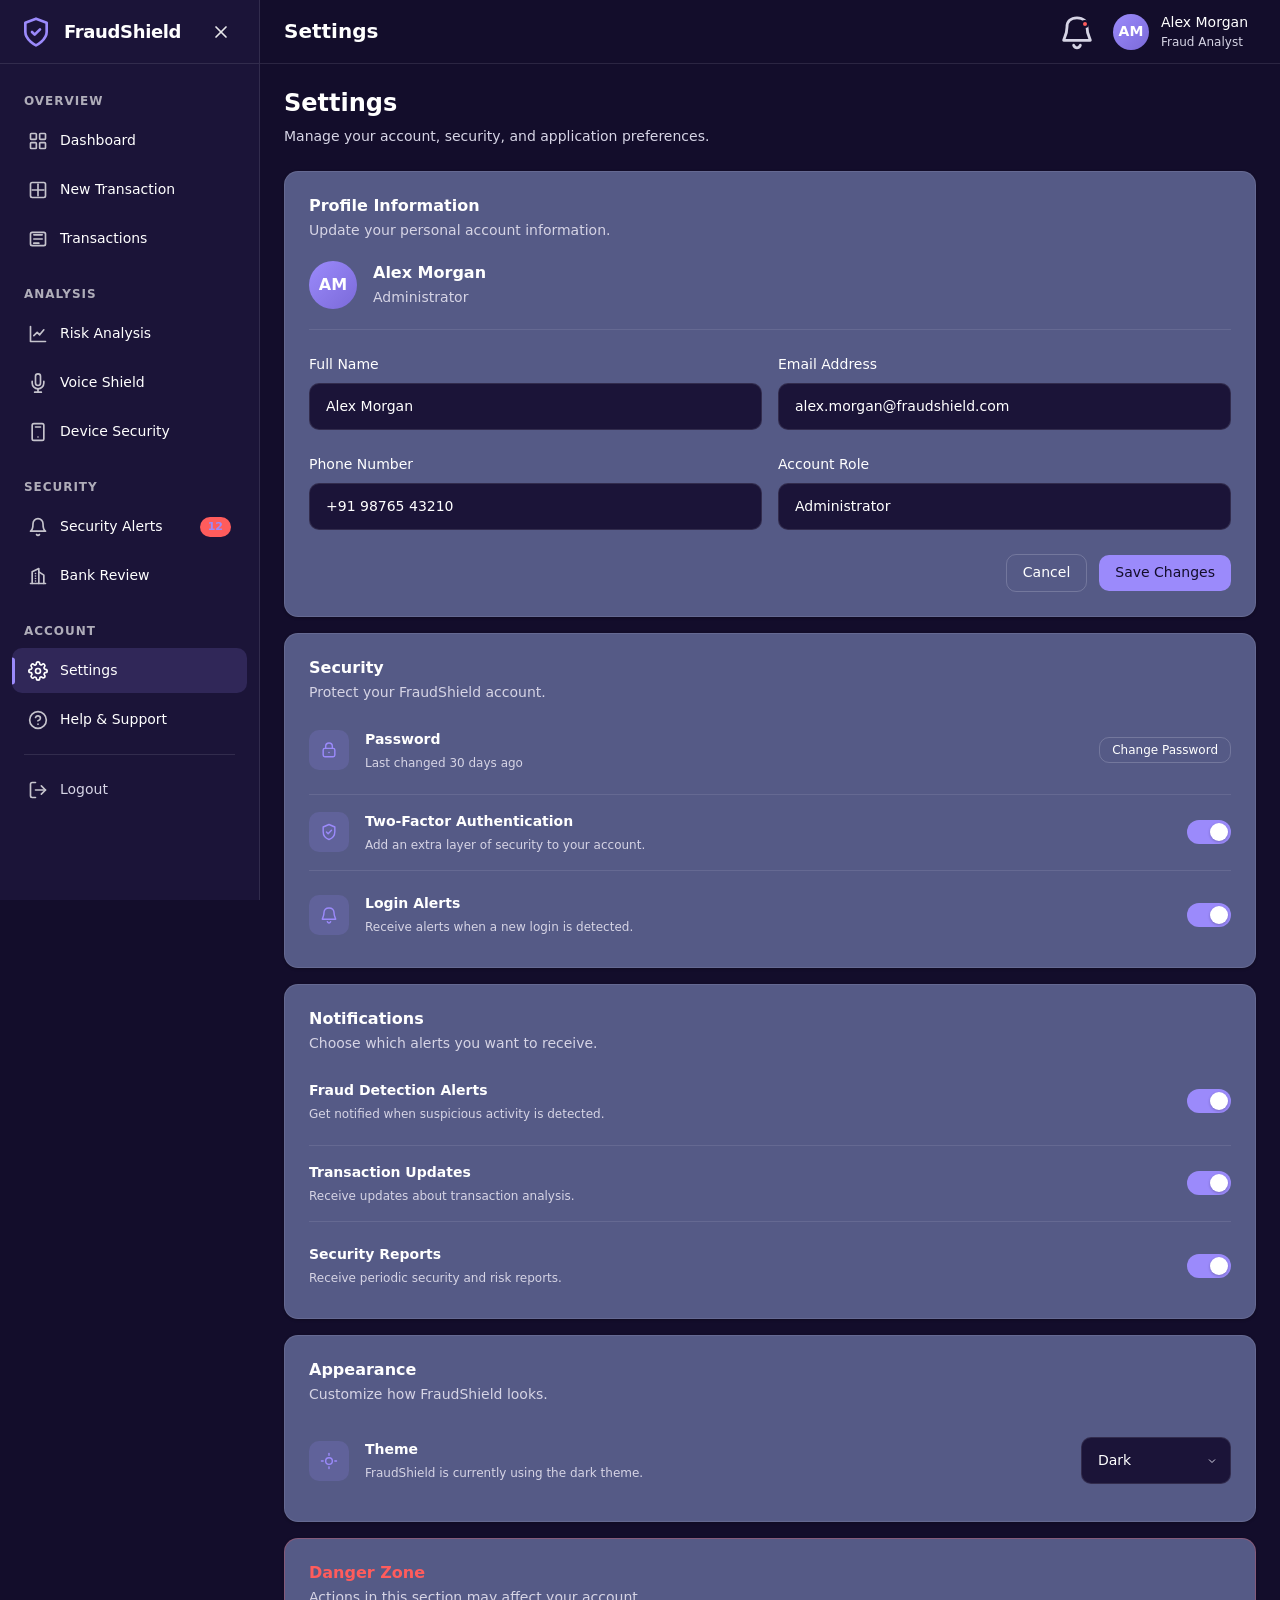
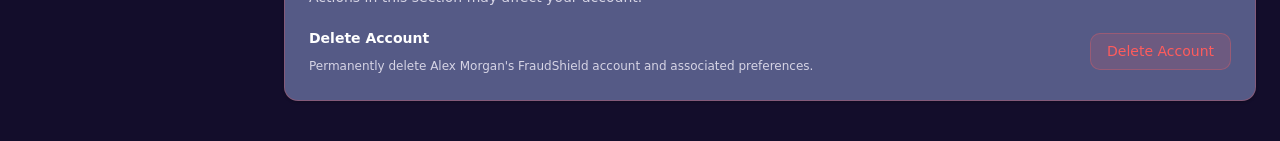
<file: frontend/pages/settings.html>
<!DOCTYPE html>
<html lang="en">

<head>
  <meta charset="UTF-8">
  <meta name="viewport" content="width=device-width, initial-scale=1.0">

  <title>Settings | FraudShield</title>

  <!-- Global CSS -->
  <link rel="stylesheet" href="../css/variables.css">
  <link rel="stylesheet" href="../css/base.css">
  <link rel="stylesheet" href="../css/layout.css">
  <link rel="stylesheet" href="../css/components.css">

  <!-- Page CSS -->
  <link rel="stylesheet" href="../css/settings.css">

  <!-- Responsive CSS -->
  <link rel="stylesheet" href="../css/responsive.css">
</head>

<body data-page="settings" data-page-title="Settings">

  <div class="app">

    <aside class="sidebar" id="sidebar" aria-label="Main navigation">
      <div class="sidebar__brand">
        <img src="../assets/icons/shield.svg" alt="" class="sidebar__logo" width="32" height="32">

        <span class="sidebar__title">FraudShield</span>

        <button class="sidebar__close-btn" type="button" aria-label="Close navigation menu">
          <img src="../assets/icons/close.svg" alt="" width="22" height="22">
        </button>
      </div>

      <nav class="sidebar__nav" id="sidebar-nav" aria-label="Sidebar">
        <div data-nav-render></div>
      </nav>
    </aside>

    <!-- Mobile overlay -->
    <div class="sidebar-overlay" aria-hidden="true"></div>


    <!-- =====================================================
       MAIN AREA
       ===================================================== -->
    <main class="app-main">

      <!-- Header -->
      <header class="header">

        <div class="header__left">

          <button class="header__menu-btn" type="button" aria-label="Open navigation menu" aria-expanded="false"
            aria-controls="sidebar-nav">
            <img src="../assets/icons/menu.svg" alt="" width="22" height="22">
          </button>

          <h1 class="header__page-title">Settings</h1>

        </div>


        <div class="header__right">

          <!-- Notification -->
          <button class="header__icon-btn header__icon-btn--has-badge" type="button" id="notificationBtn"
            aria-label="Notifications">

            <svg viewBox="0 0 24 24" fill="none">

              <path d="M18 9C18 5.7 15.8 3.5 12 3.5C8.2 3.5 6 5.7 6 9C6 14 4 16 4 17H20C20 16 18 14 18 9Z"
                stroke="currentColor" stroke-width="1.7" stroke-linejoin="round" />

              <path d="M10 20C10.5 21 11.2 21.5 12 21.5C12.8 21.5 13.5 21 14 20" stroke="currentColor"
                stroke-width="1.7" stroke-linecap="round" />

            </svg>

            <span class="header__badge-dot"></span>

          </button>


          <!-- User -->
    <!-- User -->
<div class="header__user" data-header-user-render></div>

        </div>

      </header>


      <!-- =====================================================
         SETTINGS CONTENT
         ===================================================== -->
      <section class="content">

        <div class="content__slot settings-page">

          <!-- Page heading -->
          <div class="content__header settings-page__header">

            <h2 class="content__title">
              Settings
            </h2>

            <p class="content__subtitle">
              Manage your account, security, and application preferences.
            </p>

          </div>


          <!-- =================================================
             PROFILE
             ================================================= -->
          <section class="card settings-card">

            <div class="card__header">

              <div>

                <h3 class="card__title">
                  Profile Information
                </h3>

                <p class="card__subtitle">
                  Update your personal account information.
                </p>

              </div>

            </div>


            <div class="settings-profile">

              <div class="settings-profile__avatar">

                <div class="avatar avatar--lg">
                  AM
                </div>

                <div>

                  <h4>
                    Alex Morgan
                  </h4>

                  <p>
                    Administrator
                  </p>

                </div>

              </div>


              <div class="settings-profile__form">

                <div class="form-row">

                  <div class="form-group">

                    <label class="form-label" for="fullName">
                      Full Name
                    </label>

                    <input class="form-input" type="text" id="fullName" value="Alex Morgan">

                  </div>


                  <div class="form-group">

                    <label class="form-label" for="email">
                      Email Address
                    </label>

                    <input class="form-input" type="email" id="email" value="alex.morgan@fraudshield.com">

                  </div>

                </div>


                <div class="form-row">

                  <div class="form-group">

                    <label class="form-label" for="phone">
                      Phone Number
                    </label>

                    <input class="form-input" type="tel" id="phone" value="+91 98765 43210">

                  </div>


                  <div class="form-group">

                    <label class="form-label" for="role">
                      Account Role
                    </label>

                    <input class="form-input" type="text" id="role" value="Administrator" disabled>

                  </div>

                </div>


                <div class="settings-card__actions">

                  <button class="btn btn--secondary" type="button" id="cancelProfile">
                    Cancel
                  </button>

                  <button class="btn btn--primary" type="button" id="saveProfile">
                    Save Changes
                  </button>

                </div>

              </div>

            </div>

          </section>


          <!-- =================================================
             SECURITY
             ================================================= -->
          <section class="card settings-card">

            <div class="card__header">

              <div>

                <h3 class="card__title">
                  Security
                </h3>

                <p class="card__subtitle">
                  Protect your FraudShield account.
                </p>

              </div>

            </div>


            <div class="settings-list">

              <!-- Password -->
              <div class="settings-row">

                <div class="settings-row__icon">

                  <svg viewBox="0 0 24 24" fill="none">

                    <rect x="5" y="10" width="14" height="10" rx="2" stroke="currentColor" stroke-width="1.7" />

                    <path d="M8 10V7.5C8 5.3 9.8 3.5 12 3.5C14.2 3.5 16 5.3 16 7.5V10" stroke="currentColor"
                      stroke-width="1.7" />

                    <circle cx="12" cy="15" r="1" fill="currentColor" />

                  </svg>

                </div>


                <div class="settings-row__content">

                  <strong>
                    Password
                  </strong>

                  <span>
                    Last changed 30 days ago
                  </span>

                </div>


                <button class="btn btn--secondary btn--sm" type="button" id="changePasswordBtn">
                  Change Password
                </button>

              </div>


              <!-- 2FA -->
              <div class="settings-row">

                <div class="settings-row__icon">

                  <svg viewBox="0 0 24 24" fill="none">

                    <path d="M12 3L19 6V11.5C19 16 16.2 19.7 12 21C7.8 19.7 5 16 5 11.5V6L12 3Z" stroke="currentColor"
                      stroke-width="1.7" stroke-linejoin="round" />

                    <path d="M9 12L11 14L15 10" stroke="currentColor" stroke-width="1.7" stroke-linecap="round"
                      stroke-linejoin="round" />

                  </svg>

                </div>


                <div class="settings-row__content">

                  <strong>
                    Two-Factor Authentication
                  </strong>

                  <span>
                    Add an extra layer of security to your account.
                  </span>

                </div>


                <label class="toggle">

                  <input type="checkbox" id="twoFactorToggle" checked>

                  <span class="toggle__slider"></span>

                </label>

              </div>


              <!-- Login alerts -->
              <div class="settings-row">

                <div class="settings-row__icon">

                  <svg viewBox="0 0 24 24" fill="none">

                    <path d="M18 9C18 5.7 15.8 3.5 12 3.5C8.2 3.5 6 5.7 6 9C6 14 4 16 4 17H20C20 16 18 14 18 9Z"
                      stroke="currentColor" stroke-width="1.7" stroke-linejoin="round" />

                    <path d="M10 20C10.5 21 11.2 21.5 12 21.5C12.8 21.5 13.5 21 14 20" stroke="currentColor"
                      stroke-width="1.7" stroke-linecap="round" />

                  </svg>

                </div>


                <div class="settings-row__content">

                  <strong>
                    Login Alerts
                  </strong>

                  <span>
                    Receive alerts when a new login is detected.
                  </span>

                </div>


                <label class="toggle">

                  <input type="checkbox" id="loginAlertsToggle" checked>

                  <span class="toggle__slider"></span>

                </label>

              </div>

            </div>

          </section>


          <!-- =================================================
             NOTIFICATIONS
             ================================================= -->
          <section class="card settings-card">

            <div class="card__header">

              <div>

                <h3 class="card__title">
                  Notifications
                </h3>

                <p class="card__subtitle">
                  Choose which alerts you want to receive.
                </p>

              </div>

            </div>


            <div class="settings-list">

              <div class="settings-row">

                <div class="settings-row__content">

                  <strong>
                    Fraud Detection Alerts
                  </strong>

                  <span>
                    Get notified when suspicious activity is detected.
                  </span>

                </div>

                <label class="toggle">

                  <input type="checkbox" id="fraudAlertsToggle" checked>

                  <span class="toggle__slider"></span>

                </label>

              </div>


              <div class="settings-row">

                <div class="settings-row__content">

                  <strong>
                    Transaction Updates
                  </strong>

                  <span>
                    Receive updates about transaction analysis.
                  </span>

                </div>

                <label class="toggle">

                  <input type="checkbox" id="transactionAlertsToggle" checked>

                  <span class="toggle__slider"></span>

                </label>

              </div>


              <div class="settings-row">

                <div class="settings-row__content">

                  <strong>
                    Security Reports
                  </strong>

                  <span>
                    Receive periodic security and risk reports.
                  </span>

                </div>

                <label class="toggle">

                  <input type="checkbox" id="securityReportsToggle" checked>

                  <span class="toggle__slider"></span>

                </label>

              </div>

            </div>

          </section>


          <!-- =================================================
             APPEARANCE
             ================================================= -->
          <section class="card settings-card">

            <div class="card__header">

              <div>

                <h3 class="card__title">
                  Appearance
                </h3>

                <p class="card__subtitle">
                  Customize how FraudShield looks.
                </p>

              </div>

            </div>


            <div class="settings-appearance">

              <div class="settings-row">

                <div class="settings-row__icon">

                  <svg viewBox="0 0 24 24" fill="none">

                    <path d="M12 3V5" stroke="currentColor" stroke-width="1.7" stroke-linecap="round" />

                    <path d="M12 19V21" stroke="currentColor" stroke-width="1.7" stroke-linecap="round" />

                    <path d="M3 12H5" stroke="currentColor" stroke-width="1.7" stroke-linecap="round" />

                    <path d="M19 12H21" stroke="currentColor" stroke-width="1.7" stroke-linecap="round" />

                    <circle cx="12" cy="12" r="4" stroke="currentColor" stroke-width="1.7" />

                  </svg>

                </div>


                <div class="settings-row__content">

                  <strong>
                    Theme
                  </strong>

                  <span>
                    FraudShield is currently using the dark theme.
                  </span>

                </div>


                <select class="form-select settings-theme-select" id="themeSelect">
                  <option value="dark" selected>
                    Dark
                  </option>

                  <option value="system">
                    System
                  </option>
                </select>

              </div>

            </div>

          </section>


          <!-- =================================================
             DANGER ZONE
             ================================================= -->
          <section class="card settings-card settings-card--danger">

            <div class="card__header">

              <div>

                <h3 class="card__title">
                  Danger Zone
                </h3>

                <p class="card__subtitle">
                  Actions in this section may affect your account.
                </p>

              </div>

            </div>


            <div class="settings-danger">

              <div>

                <strong>
                  Delete Account
                </strong>

                <p>
                  Permanently delete Alex Morgan's FraudShield account and
                  associated preferences.
                </p>

              </div>


              <button class="btn btn--danger" type="button" id="deleteAccountBtn">
                Delete Account
              </button>

            </div>

          </section>


          <!-- Save message -->
          <div class="settings-toast" id="settingsToast" role="status" aria-live="polite">
            <span id="settingsToastMessage"></span>
          </div>

        </div>

      </section>

    </main>

  </div>


  <!-- Existing application JS -->
  <script src="../js/main.js"></script>

  <!-- Settings JS -->
  <script src="../js/settings.js"></script>

</body>

</html>
</file>
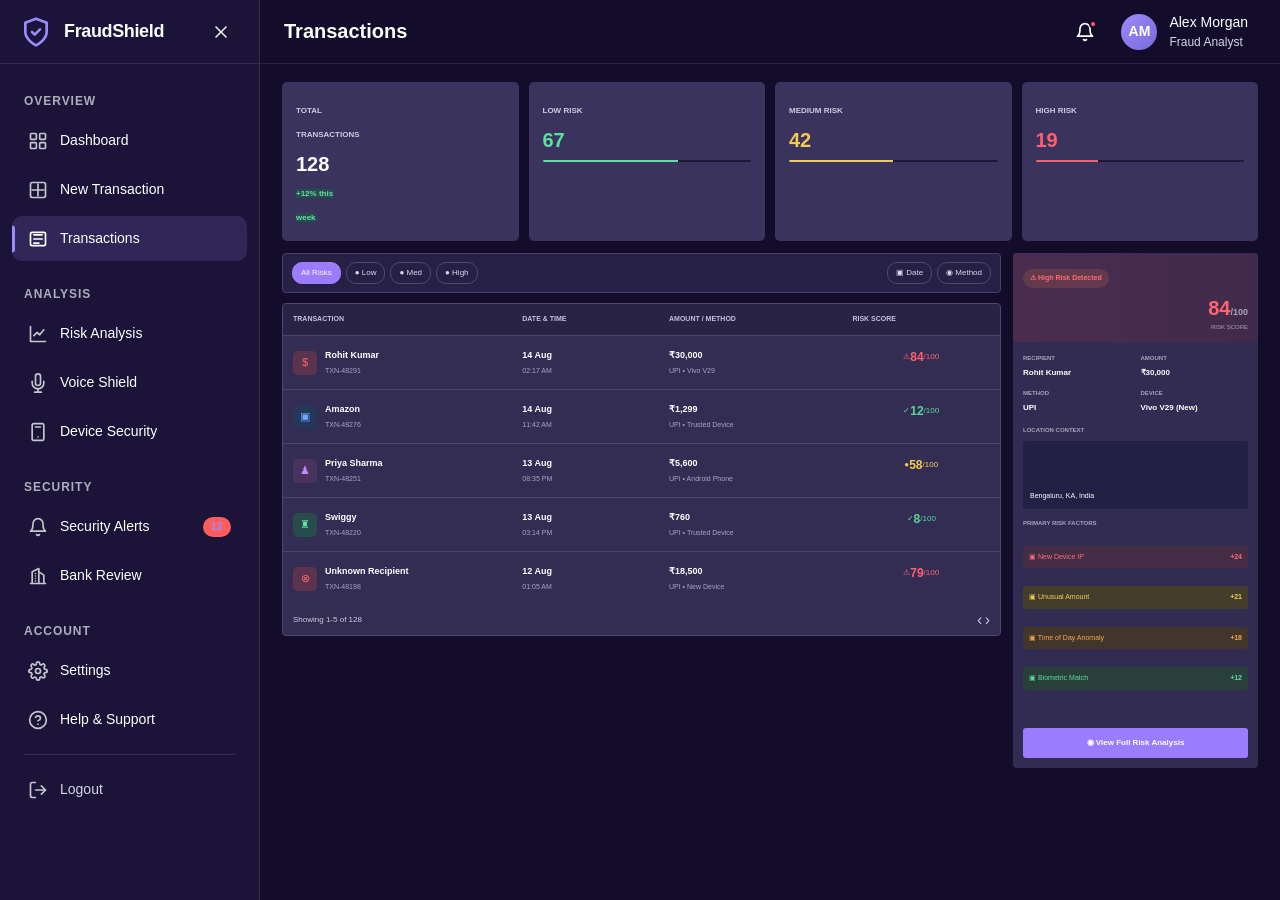
<file: frontend/pages/transactions.html>
<!DOCTYPE html>
<html lang="en">

<head>
    <meta charset="UTF-8">
    <meta name="viewport" content="width=device-width, initial-scale=1.0">

    <title>Transactions - FraudShield</title>

    <link rel="stylesheet" href="../css/variables.css">
    <link rel="stylesheet" href="../css/base.css">
    <link rel="stylesheet" href="../css/layout.css">
    <link rel="stylesheet" href="../css/components.css">
    <link rel="stylesheet" href="../css/responsive.css">
    <link rel="stylesheet" href="../css/transactions.css">
</head>

<body data-page="transactions" data-page-title="Transactions">

    <div class="app">

        <!-- ================= SHARED FRAUDSHIELD SIDEBAR ================= -->

        <aside class="sidebar" id="sidebar" aria-label="Main navigation">

            <div class="sidebar__brand">

                <img src="../assets/icons/shield.svg" alt="" class="sidebar__logo" width="32" height="32">

                <span class="sidebar__title">
                    FraudShield
                </span>

                <button class="sidebar__close-btn" type="button" aria-label="Close navigation menu">
                    <img src="../assets/icons/close.svg" alt="" width="22" height="22">
                </button>

            </div>


            <nav class="sidebar__nav" id="sidebar-nav" aria-label="Sidebar">
                <div data-nav-render></div>
            </nav>

        </aside>


        <!-- Mobile overlay -->

        <div class="sidebar-overlay" aria-hidden="true"></div>


        <!-- ================= MAIN APPLICATION AREA ================= -->

        <div class="app-main">


            <!-- ================= HEADER ================= -->

            <header class="header">

                <div class="header__left">

                    <button class="header__menu-btn" type="button" aria-label="Open navigation menu"
                        aria-expanded="false" aria-controls="sidebar-nav">
                        <img src="../assets/icons/menu.svg" alt="" width="22" height="22">
                    </button>

                    <h1 class="header__page-title" data-page-title-render>
                        Transactions
                    </h1>

                </div>


                <div class="header__right">

                    <button class="header__icon-btn header__icon-btn--has-badge" type="button"
                        aria-label="Notifications">

                        <img src="../assets/icons/bell.svg" alt="" width="20" height="20">

                        <span class="header__badge-dot" aria-hidden="true"></span>

                    </button>


                    <div class="header__user" data-header-user-render></div>

                </div>

            </header>


            <!-- ================= TRANSACTIONS CONTENT ================= -->

            <main class="content">

                <div class="content__slot">

                    <!-- ================= CONTENT ================= -->

                    <section class="transactions-page">


                        <!-- SUMMARY CARDS -->

                        <div class="summary-grid">

                            <div class="summary-card">

                                <span>TOTAL<br>TRANSACTIONS</span>

                                <strong id="total-count">
                                    128
                                </strong>

                                <small class="green">
                                    +12% this<br>week
                                </small>

                            </div>


                            <div class="summary-card low">

                                <span>LOW RISK</span>

                                <strong>
                                    67
                                </strong>

                                <div class="progress">
                                    <span></span>
                                </div>

                            </div>


                            <div class="summary-card medium">

                                <span>MEDIUM RISK</span>

                                <strong>
                                    42
                                </strong>

                                <div class="progress">
                                    <span></span>
                                </div>

                            </div>


                            <div class="summary-card high">

                                <span>HIGH RISK</span>

                                <strong>
                                    19
                                </strong>

                                <div class="progress">
                                    <span></span>
                                </div>

                            </div>

                        </div>


                        <!-- TWO COLUMN AREA -->

                        <div class="transaction-layout">


                            <!-- LEFT -->

                            <div class="transactions-area">


                                <!-- FILTERS -->

                                <div class="filters">

                                    <div class="risk-filters">

                                        <button class="filter-btn active" data-risk="all">
                                            All Risks
                                        </button>

                                        <button class="filter-btn" data-risk="low">
                                            ● Low
                                        </button>

                                        <button class="filter-btn" data-risk="medium">
                                            ● Med
                                        </button>

                                        <button class="filter-btn" data-risk="high">
                                            ● High
                                        </button>

                                    </div>


                                    <div class="extra-filters">

                                        <button>
                                            ▣ Date
                                        </button>

                                        <button>
                                            ◉ Method
                                        </button>

                                    </div>

                                </div>


                                <!-- TABLE -->

                                <div class="transaction-table">

                                    <div class="table-header">

                                        <span>TRANSACTION</span>
                                        <span>DATE & TIME</span>
                                        <span>AMOUNT / METHOD</span>
                                        <span>RISK SCORE</span>

                                    </div>


                                    <div id="transaction-list">

                                        <!-- Transaction 1 -->

                                        <div class="transaction-row" data-risk="high">

                                            <div class="transaction-info">

                                                <div class="transaction-icon red">
                                                    $
                                                </div>

                                                <div>
                                                    <strong>
                                                        Rohit Kumar
                                                    </strong>

                                                    <small>
                                                        TXN-48291
                                                    </small>
                                                </div>

                                            </div>


                                            <div>
                                                <strong>14 Aug</strong>
                                                <small>02:17 AM</small>
                                            </div>


                                            <div>
                                                <strong>₹30,000</strong>
                                                <small>UPI • Vivo V29</small>
                                            </div>


                                            <div class="risk-score high-score">
                                                ⚠ <strong>84</strong>/100
                                            </div>

                                        </div>


                                        <!-- Transaction 2 -->

                                        <div class="transaction-row" data-risk="low">

                                            <div class="transaction-info">

                                                <div class="transaction-icon blue">
                                                    ▣
                                                </div>

                                                <div>
                                                    <strong>
                                                        Amazon
                                                    </strong>

                                                    <small>
                                                        TXN-48276
                                                    </small>
                                                </div>

                                            </div>


                                            <div>
                                                <strong>14 Aug</strong>
                                                <small>11:42 AM</small>
                                            </div>


                                            <div>
                                                <strong>₹1,299</strong>
                                                <small>UPI • Trusted Device</small>
                                            </div>


                                            <div class="risk-score low-score">
                                                ✓ <strong>12</strong>/100
                                            </div>

                                        </div>


                                        <!-- Transaction 3 -->

                                        <div class="transaction-row" data-risk="medium">

                                            <div class="transaction-info">

                                                <div class="transaction-icon purple">
                                                    ♟
                                                </div>

                                                <div>
                                                    <strong>
                                                        Priya Sharma
                                                    </strong>

                                                    <small>
                                                        TXN-48251
                                                    </small>
                                                </div>

                                            </div>


                                            <div>
                                                <strong>13 Aug</strong>
                                                <small>08:35 PM</small>
                                            </div>


                                            <div>
                                                <strong>₹5,600</strong>
                                                <small>UPI • Android Phone</small>
                                            </div>


                                            <div class="risk-score medium-score">
                                                ● <strong>58</strong>/100
                                            </div>

                                        </div>


                                        <!-- Transaction 4 -->

                                        <div class="transaction-row" data-risk="low">

                                            <div class="transaction-info">

                                                <div class="transaction-icon green">
                                                    ♜
                                                </div>

                                                <div>
                                                    <strong>
                                                        Swiggy
                                                    </strong>

                                                    <small>
                                                        TXN-48220
                                                    </small>
                                                </div>

                                            </div>


                                            <div>
                                                <strong>13 Aug</strong>
                                                <small>03:14 PM</small>
                                            </div>


                                            <div>
                                                <strong>₹760</strong>
                                                <small>UPI • Trusted Device</small>
                                            </div>


                                            <div class="risk-score low-score">
                                                ✓ <strong>8</strong>/100
                                            </div>

                                        </div>


                                        <!-- Transaction 5 -->

                                        <div class="transaction-row" data-risk="high">

                                            <div class="transaction-info">

                                                <div class="transaction-icon red">
                                                    ⊗
                                                </div>

                                                <div>
                                                    <strong>
                                                        Unknown Recipient
                                                    </strong>

                                                    <small>
                                                        TXN-48198
                                                    </small>
                                                </div>

                                            </div>


                                            <div>
                                                <strong>12 Aug</strong>
                                                <small>01:05 AM</small>
                                            </div>


                                            <div>
                                                <strong>₹18,500</strong>
                                                <small>UPI • New Device</small>
                                            </div>


                                            <div class="risk-score high-score">
                                                ⚠ <strong>79</strong>/100
                                            </div>

                                        </div>

                                    </div>


                                    <!-- PAGINATION -->

                                    <div class="pagination">

                                        <span>
                                            Showing 1-5 of 128
                                        </span>

                                        <div>

                                            <button id="prev-btn">
                                                ‹
                                            </button>

                                            <button id="next-btn">
                                                ›
                                            </button>

                                        </div>

                                    </div>

                                </div>

                            </div>


                            <!-- ================= RISK PANEL ================= -->

                            <aside class="risk-panel">

                                <div class="risk-header">

                                    <span>
                                        ⚠ High Risk Detected
                                    </span>

                                    <strong>
                                        84<small>/100</small>
                                    </strong>

                                    <label>
                                        RISK SCORE
                                    </label>

                                </div>


                                <div class="risk-details">

                                    <div>
                                        <span>RECIPIENT</span>
                                        <strong>Rohit Kumar</strong>
                                    </div>

                                    <div>
                                        <span>AMOUNT</span>
                                        <strong>₹30,000</strong>
                                    </div>

                                    <div>
                                        <span>METHOD</span>
                                        <strong>UPI</strong>
                                    </div>

                                    <div>
                                        <span>DEVICE</span>
                                        <strong>Vivo V29 (New)</strong>
                                    </div>

                                </div>


                                <div class="location">

                                    <span>
                                        LOCATION CONTEXT
                                    </span>

                                    <div class="location-box">
                                        Bengaluru, KA, India
                                    </div>

                                </div>


                                <div class="risk-factors">

                                    <span>
                                        PRIMARY RISK FACTORS
                                    </span>


                                    <div class="factor red-factor">
                                        <span>▣ New Device IP</span>
                                        <strong>+24</strong>
                                    </div>


                                    <div class="factor yellow-factor">
                                        <span>▣ Unusual Amount</span>
                                        <strong>+21</strong>
                                    </div>


                                    <div class="factor orange-factor">
                                        <span>▣ Time of Day Anomaly</span>
                                        <strong>+18</strong>
                                    </div>


                                    <div class="factor green-factor">
                                        <span>▣ Biometric Match</span>
                                        <strong>+12</strong>
                                    </div>

                                </div>


                                <button class="full-analysis-btn" id="full-analysis-btn">

                                    ◉ View Full Risk Analysis

                                </button>

                            </aside>

                        </div>

                    </section>

                </div>

            </main>

        </div>




        <script src="../js/main.js"></script>
        <script src="../js/transactions.js"></script>

</body>

</html>
</file>
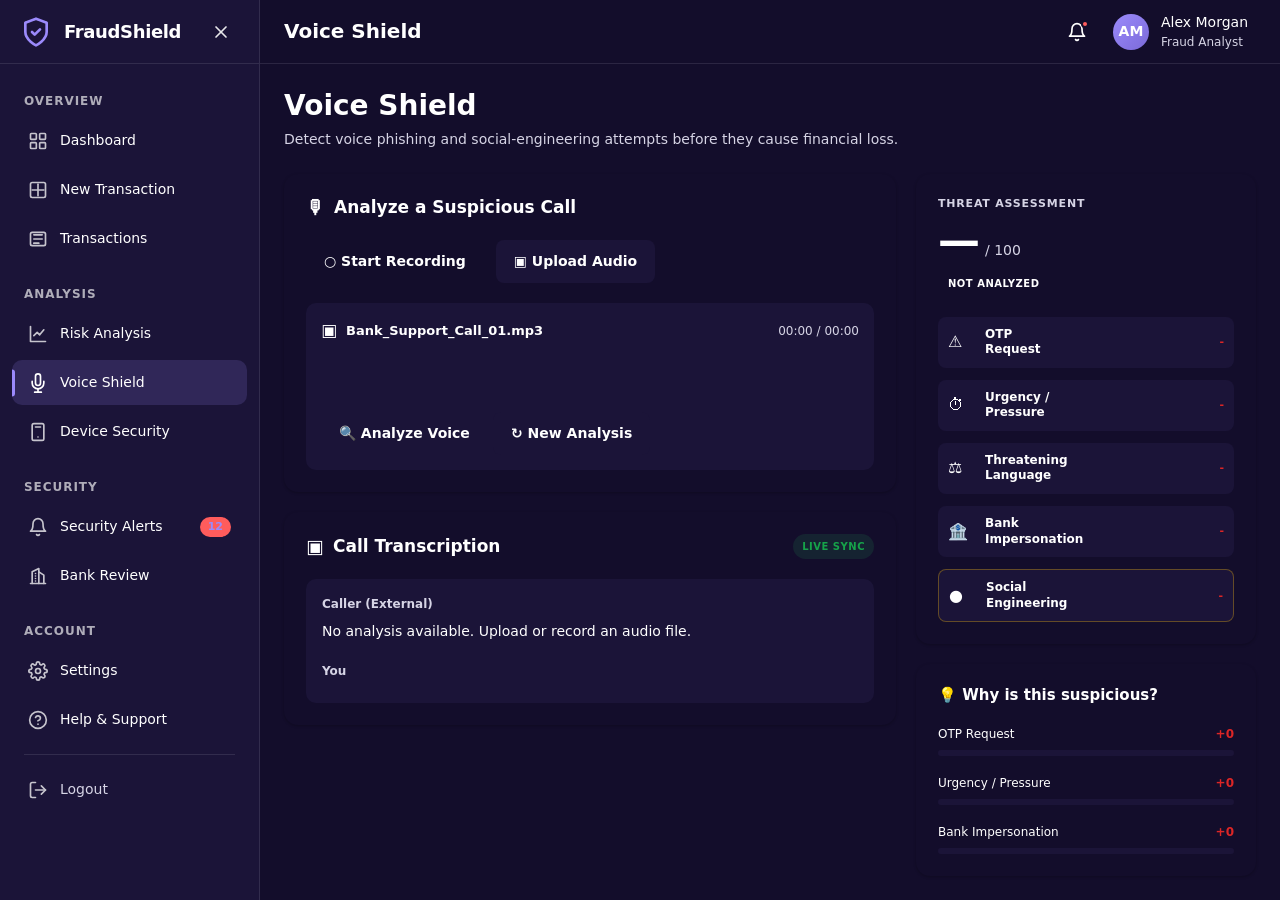
<file: frontend/pages/voice-shield.html>
<!DOCTYPE html>
<html lang="en">

<head>
    <meta charset="UTF-8">
    <meta name="viewport" content="width=device-width, initial-scale=1.0">
    <meta name="description" content="FraudShield Voice Shield — Detect voice phishing and social-engineering attempts">
    <title>FraudShield — Voice Shield</title>

    <!-- Shared styles -->
    <link rel="stylesheet" href="../css/variables.css">
    <link rel="stylesheet" href="../css/base.css">
    <link rel="stylesheet" href="../css/layout.css">
    <link rel="stylesheet" href="../css/components.css">
    <link rel="stylesheet" href="../css/responsive.css">

    <!-- Voice Shield styles -->
    <link rel="stylesheet" href="../css/voice-shield.css">
</head>

<body data-page="voice-shield" data-page-title="Voice Shield">

    <div class="app">

        <!-- Sidebar -->
        <aside class="sidebar" id="sidebar" aria-label="Main navigation">

            <div class="sidebar__brand">
                <img src="../assets/icons/shield.svg" alt="" class="sidebar__logo" width="32" height="32">

                <span class="sidebar__title">FraudShield</span>

                <button class="sidebar__close-btn" type="button" aria-label="Close navigation menu">
                    <img src="../assets/icons/close.svg" alt="" width="22" height="22">
                </button>
            </div>

            <nav class="sidebar__nav" id="sidebar-nav" aria-label="Sidebar">
                <div data-nav-render></div>
            </nav>

        </aside>

        <!-- Mobile overlay -->
        <div class="sidebar-overlay" aria-hidden="true"></div>

        <!-- Main application area -->
        <div class="app-main">

            <!-- Header -->
            <header class="header">

                <div class="header__left">

                    <button class="header__menu-btn" type="button" aria-label="Open navigation menu"
                        aria-expanded="false" aria-controls="sidebar-nav">
                        <img src="../assets/icons/menu.svg" alt="" width="22" height="22">
                    </button>

                    <h1 class="header__page-title" data-page-title-render>
                        Voice Shield
                    </h1>

                </div>

                <div class="header__right">

                    <button class="header__icon-btn header__icon-btn--has-badge" type="button"
                        aria-label="Notifications">
                        <img src="../assets/icons/bell.svg" alt="" width="20" height="20">

                        <span class="header__badge-dot" aria-hidden="true"></span>
                    </button>

                    <div class="header__user" data-header-user-render></div>

                </div>

            </header>

            <!-- Page content -->
            <main class="content">

                <div class="content__slot">

                    <!-- Voice Shield page -->
                    <section class="voice-page">

                        <!-- Page heading -->
                        <div class="voice-page__intro">

                            <h2 class="voice-page__title">
                                Voice Shield
                            </h2>

                            <p class="voice-page__description">
                                Detect voice phishing and social-engineering attempts before they cause financial loss.
                            </p>

                        </div>

                        <!-- Main Voice Shield layout -->
                        <div class="voice-dashboard">

                            <!-- Left column -->
                            <div class="voice-dashboard__main">

                                <!-- Analyze suspicious call -->
                                <section class="voice-card voice-analyzer">

                                    <div class="voice-card__header">

                                        <h3 class="voice-card__title">
                                            <span class="voice-card__icon">🎙</span>
                                            Analyze a Suspicious Call
                                        </h3>

                                    </div>

                                    <div class="voice-actions">

                                        <button type="button" class="voice-btn voice-btn--primary" id="start-recording">
                                            <span>○</span>
                                            Start Recording
                                        </button>

                                        <button type="button" class="voice-btn voice-btn--secondary" id="upload-audio">
                                            <span>▣</span>
                                            Upload Audio
                                        </button>

                                        <input type="file" id="audio-file" accept="audio/*" hidden>

                                    </div>

                                    <!-- Audio preview -->
                                    <div class="audio-preview">

                                        <div class="audio-preview__top">

                                            <div class="audio-preview__file">
                                                <span class="audio-preview__file-icon">▣</span>

                                                <span id="audio-file-name">
                                                    Bank_Support_Call_01.mp3
                                                </span>
                                            </div>

                                            <span class="audio-preview__duration" id="audio-duration">
                                                00:00 / 00:00
                                            </span>

                                        </div>

                                        <div class="audio-waveform" aria-label="Audio waveform">
                                            <span></span>
                                            <span></span>
                                            <span></span>
                                            <span></span>
                                            <span></span>
                                            <span></span>
                                            <span></span>
                                            <span></span>
                                            <span></span>
                                            <span></span>
                                            <span></span>
                                            <span></span>
                                            <span></span>
                                            <span></span>
                                            <span></span>
                                            <span></span>
                                            <span></span>
                                            <span></span>
                                            <span></span>
                                            <span></span>
                                            <span></span>
                                        </div>

                                        <button type="button" class="voice-btn voice-btn--primary" id="analyze-voice">
                                            🔍 Analyze Voice
                                        </button>

                                        <button type="button" class="voice-btn voice-btn--secondary" id="reset-voice">
                                            ↻ New Analysis
                                        </button>

                                    </div>

                                </section>

                                <!-- Call transcription -->
                                <section class="voice-card transcription-card">

                                    <div class="voice-card__header">

                                        <h3 class="voice-card__title">
                                            <span class="voice-card__icon">▣</span>
                                            Call Transcription
                                        </h3>

                                        <span class="sync-badge">
                                            LIVE SYNC
                                        </span>

                                    </div>

                                    <div class="transcription-box">

                                        <div class="transcription-speaker">
                                            Caller (External)
                                        </div>

                                        <div class="transcription-message" id="transcription-message">
                                            No analysis available. Upload or record an audio file.
                                        </div>

                                        <div class="transcription-speaker transcription-speaker--you">
                                            You
                                        </div>

                                    </div>

                                </section>

                            </div>

                            <!-- Right column -->
                            <aside class="voice-dashboard__side">

                                <!-- Threat assessment -->
                                <section class="voice-card threat-card">

                                    <p class="threat-card__label">
                                        THREAT ASSESSMENT
                                    </p>

                                    <div class="threat-score">
                                        <strong id="threat-score">—</strong>
                                        <span>/ 100</span>
                                    </div>

                                    <span class="risk-badge" id="risk-badge">
                                        NOT ANALYZED
                                    </span>

                                    <div class="threat-list">

                                        <div class="threat-item">
                                            <span class="threat-item__icon">⚠</span>
                                            <span class="threat-item__name">
                                                OTP<br>Request
                                            </span>
                                            <span class="threat-item__status" id="otp-status">
                                                -
                                            </span>
                                        </div>

                                        <div class="threat-item">
                                            <span class="threat-item__icon">⏱</span>
                                            <span class="threat-item__name">
                                                Urgency /<br>Pressure
                                            </span>
                                            <span class="threat-item__status" id="urgency-status">
                                                -
                                            </span>
                                        </div>

                                        <div class="threat-item">
                                            <span class="threat-item__icon">⚖</span>
                                            <span class="threat-item__name">
                                                Threatening<br>Language
                                            </span>
                                            <span class="threat-item__status" id="threat-status">
                                                -
                                            </span>
                                        </div>

                                        <div class="threat-item">
                                            <span class="threat-item__icon">🏦</span>
                                            <span class="threat-item__name">
                                                Bank<br>Impersonation
                                            </span>
                                            <span class="threat-item__status" id="bank-status">
                                                -
                                            </span>
                                        </div>

                                        <div class="threat-item threat-item--warning">
                                            <span class="threat-item__icon">●</span>
                                            <span class="threat-item__name">
                                                Social<br>Engineering
                                            </span>
                                            <span class="threat-item__status" id="social-status">
                                                -
                                            </span>
                                        </div>

                                    </div>

                                </section>

                                <!-- Why suspicious -->
                                <section class="voice-card suspicious-card">

                                    <h3 class="suspicious-card__title">
                                        💡 Why is this suspicious?
                                    </h3>

                                    <div class="suspicious-factor">

                                        <div class="suspicious-factor__header">
                                            <span>OTP Request</span>
                                            <strong id="otp-factor">+0</strong>
                                        </div>

                                        <div class="risk-bar">
                                            <span id="otp-risk-bar" style="width: 0%;"></span>
                                        </div>

                                    </div>

                                    <div class="suspicious-factor">

                                        <div class="suspicious-factor__header">
                                            <span>Urgency / Pressure</span>
                                            <strong id="urgency-factor">+0</strong>
                                        </div>

                                        <div class="risk-bar">
                                            <span id="urgency-risk-bar" style="width: 0%;"></span>
                                        </div>

                                    </div>

                                    <div class="suspicious-factor">

                                        <div class="suspicious-factor__header">
                                            <span>Bank Impersonation</span>
                                            <strong id="bank-factor">+0</strong>
                                        </div>

                                        <div class="risk-bar">
                                            <span id="bank-risk-bar" style="width: 0%;"></span>
                                        </div>

                                    </div>

                                </section>

                            </aside>

                        </div>

                    </section>

                </div>

            </main>

        </div>

    </div>

    <!-- Shared JavaScript -->
    <script src="../js/utils.js"></script>
    <script src="../js/mock-data.js"></script>
    <script src="../js/main.js"></script>

    <!-- Voice Shield JavaScript -->
    <script src="../js/voice-shield.js"></script>

</body>

</html>
</file>
<file: frontend/css/variables.css>
:root {
  /* Brand palette */
  --bg-primary: #130D2B;
  --sidebar: #1B1438;
  --card: #555A86;
  --accent: #9B8AFB;
  --text-primary: #FFFFFF;
  --text-secondary: #D6D4E5;
  --safe: #65E89A;
  --warning: #F4C95D;
  --high-risk: #FF5C5C;

  /* Derived surfaces */
  --bg-secondary: #1B1438;
  --bg-elevated: #555A86;
  --border-subtle: rgba(214, 212, 229, 0.12);
  --border-strong: rgba(214, 212, 229, 0.24);
  --overlay: rgba(19, 13, 43, 0.72);

  /* Accent variants */
  --accent-hover: #B0A2FC;
  --accent-muted: rgba(155, 138, 251, 0.16);
  --accent-strong: rgba(155, 138, 251, 0.32);

  /* Status backgrounds */
  --safe-bg: rgba(101, 232, 154, 0.14);
  --warning-bg: rgba(244, 201, 93, 0.14);
  --high-risk-bg: rgba(255, 92, 92, 0.14);

  /* Typography */
  --font-sans: "Segoe UI", system-ui, -apple-system, BlinkMacSystemFont, sans-serif;
  --font-mono: "Cascadia Code", "Consolas", "Courier New", monospace;

  --text-xs: 0.75rem;
  --text-sm: 0.875rem;
  --text-base: 1rem;
  --text-lg: 1.125rem;
  --text-xl: 1.25rem;
  --text-2xl: 1.5rem;
  --text-3xl: 2rem;

  --font-normal: 400;
  --font-medium: 500;
  --font-semibold: 600;
  --font-bold: 700;

  --leading-tight: 1.25;
  --leading-normal: 1.5;
  --leading-relaxed: 1.625;

  /* Spacing scale */
  --space-1: 0.25rem;
  --space-2: 0.5rem;
  --space-3: 0.75rem;
  --space-4: 1rem;
  --space-5: 1.25rem;
  --space-6: 1.5rem;
  --space-8: 2rem;
  --space-10: 2.5rem;
  --space-12: 3rem;

  /* Layout */
  --sidebar-width: 260px;
  --header-height: 64px;
  --content-max-width: 1400px;
  --radius-sm: 6px;
  --radius-md: 10px;
  --radius-lg: 14px;
  --radius-full: 9999px;

  /* Shadows */
  --shadow-sm: 0 1px 3px rgba(0, 0, 0, 0.24);
  --shadow-md: 0 8px 24px rgba(0, 0, 0, 0.28);
  --shadow-lg: 0 16px 40px rgba(0, 0, 0, 0.36);

  /* Transitions */
  --transition-fast: 150ms ease;
  --transition-base: 220ms ease;
  --transition-slow: 320ms ease;

  /* Z-index */
  --z-sidebar: 200;
  --z-header: 100;
  --z-overlay: 150;
  --z-dropdown: 300;

  /* Breakpoints (for reference in media queries) */
  --bp-sm: 480px;
  --bp-md: 768px;
  --bp-lg: 1024px;
  --bp-xl: 1280px;
}
</file>
<file: frontend/css/base.css>
*,
*::before,
*::after {
  box-sizing: border-box;
  margin: 0;
  padding: 0;
}

html {
  font-size: 16px;
  -webkit-text-size-adjust: 100%;
  scroll-behavior: smooth;
}

body {
  min-height: 100vh;
  font-family: var(--font-sans);
  font-size: var(--text-base);
  font-weight: var(--font-normal);
  line-height: var(--leading-normal);
  color: var(--text-primary);
  background-color: var(--bg-primary);
  -webkit-font-smoothing: antialiased;
  -moz-osx-font-smoothing: grayscale;
}

img,
svg {
  display: block;
  max-width: 100%;
}

a {
  color: inherit;
  text-decoration: none;
}

button,
input,
select,
textarea {
  font: inherit;
  color: inherit;
}

button {
  cursor: pointer;
  border: none;
  background: none;
}

ul,
ol {
  list-style: none;
}

table {
  border-collapse: collapse;
  width: 100%;
}

:focus-visible {
  outline: 2px solid var(--accent);
  outline-offset: 2px;
}

::selection {
  background-color: var(--accent-strong);
  color: var(--text-primary);
}

h1,
h2,
h3,
h4,
h5,
h6 {
  font-weight: var(--font-semibold);
  line-height: var(--leading-tight);
  color: var(--text-primary);
}

h1 { font-size: var(--text-3xl); }
h2 { font-size: var(--text-2xl); }
h3 { font-size: var(--text-xl); }
h4 { font-size: var(--text-lg); }

p {
  color: var(--text-secondary);
}

.text-primary { color: var(--text-primary); }
.text-secondary { color: var(--text-secondary); }
.text-accent { color: var(--accent); }
.text-safe { color: var(--safe); }
.text-warning { color: var(--warning); }
.text-high-risk { color: var(--high-risk); }

.text-xs { font-size: var(--text-xs); }
.text-sm { font-size: var(--text-sm); }
.text-lg { font-size: var(--text-lg); }

.font-medium { font-weight: var(--font-medium); }
.font-semibold { font-weight: var(--font-semibold); }
.font-bold { font-weight: var(--font-bold); }

.sr-only {
  position: absolute;
  width: 1px;
  height: 1px;
  padding: 0;
  margin: -1px;
  overflow: hidden;
  clip: rect(0, 0, 0, 0);
  white-space: nowrap;
  border: 0;
}
</file>
<file: frontend/css/layout.css>
/* =========================================================
   APPLICATION SHELL
   ========================================================= */

.app {
    display: flex;
    min-height: 100vh;
    width: 100%;
    max-width: 100vw;
    overflow-x: hidden;
    background-color: var(--bg-primary);
}


/* =========================================================
   SIDEBAR
   ========================================================= */

.sidebar {
    position: fixed;
    top: 0;
    left: 0;

    z-index: var(--z-sidebar);

    display: flex;
    flex-direction: column;

    width: var(--sidebar-width);
    height: 100vh;

    background-color: var(--sidebar);

    border-right: 1px solid var(--border-subtle);

    transition: transform var(--transition-base);
}


/* =========================================================
   SIDEBAR BRAND
   ========================================================= */

.sidebar__brand {
    display: flex;
    align-items: center;

    gap: var(--space-3);

    height: var(--header-height);

    padding: 0 var(--space-5);

    border-bottom: 1px solid var(--border-subtle);

    flex-shrink: 0;
}

.sidebar__logo {
    width: 32px;
    height: 32px;

    flex-shrink: 0;

    object-fit: contain;
}

.sidebar__title {
    font-size: var(--text-lg);
    font-weight: var(--font-bold);

    color: #ffffff;

    letter-spacing: -0.02em;
}


/* =========================================================
   SIDEBAR CLOSE BUTTON
   ========================================================= */

.sidebar__close-btn {
    display: flex;
    align-items: center;
    justify-content: center;

    width: 36px;
    height: 36px;

    margin-left: auto;

    padding: 0;

    border: none;
    border-radius: var(--radius-md);

    background: transparent;

    color: #ffffff;

    cursor: pointer;

    transition:
        background-color var(--transition-fast),
        opacity var(--transition-fast);
}

.sidebar__close-btn:hover {
    background-color: var(--accent-muted);
}

.sidebar__close-btn img {
    width: 20px;
    height: 20px;

    object-fit: contain;

    /*
     * Makes black SVG icons white.
     */
    filter: brightness(0) invert(1);

    opacity: 0.9;
}


/* =========================================================
   SIDEBAR NAVIGATION
   ========================================================= */

.sidebar__nav {
    flex: 1;

    overflow-y: auto;
    overflow-x: hidden;

    padding: var(--space-3) var(--space-3) var(--space-6);

    scrollbar-width: thin;
    scrollbar-color: var(--border-strong) transparent;
}

.sidebar__nav::-webkit-scrollbar {
    width: 4px;
}

.sidebar__nav::-webkit-scrollbar-thumb {
    background-color: var(--border-strong);

    border-radius: var(--radius-full);
}


/* =========================================================
   SIDEBAR SECTION LABEL
   ========================================================= */

.sidebar__section-label {
    padding: var(--space-4) var(--space-3) var(--space-2);

    font-size: var(--text-xs);
    font-weight: var(--font-semibold);

    text-transform: uppercase;
    letter-spacing: 0.08em;

    color: #ffffff;

    opacity: 0.65;
}


/* =========================================================
   SIDEBAR NAV LIST
   ========================================================= */

.sidebar__nav-list {
    list-style: none;

    margin: 0;
    padding: 0;
}


/* =========================================================
   SIDEBAR LINK
   ========================================================= */

.sidebar__link {
    position: relative;

    display: flex;
    align-items: center;

    gap: var(--space-3);

    width: 100%;

    padding: var(--space-3) var(--space-4);

    margin-bottom: var(--space-1);

    border-radius: var(--radius-md);

    color: #ffffff;

    font-size: var(--text-sm);
    font-weight: var(--font-medium);

    text-decoration: none;

    transition:
        background-color var(--transition-fast),
        color var(--transition-fast);
}


/* =========================================================
   SIDEBAR LINK HOVER
   ========================================================= */

.sidebar__link:hover {
    background-color: rgba(155, 138, 251, 0.12);

    color: #ffffff;
}


/* =========================================================
   SIDEBAR LINK ICON
   ========================================================= */

.sidebar__link-icon {
    width: 20px;
    height: 20px;

    flex: 0 0 20px;

    object-fit: contain;

    /*
     * IMPORTANT:
     * SVG files are image elements.
     * color: white does NOT recolor them.
     * This makes black SVG icons white.
     */
    filter: brightness(0) invert(1);

    opacity: 0.85;

    transition:
        opacity var(--transition-fast),
        filter var(--transition-fast);
}


/* =========================================================
   ACTIVE SIDEBAR LINK
   ========================================================= */

.sidebar__link--active {
    background-color: var(--accent-muted);

    color: #ffffff;
}

.sidebar__link--active::before {
    content: "";

    position: absolute;

    left: 0;
    top: 50%;

    transform: translateY(-50%);

    width: 3px;
    height: 60%;

    border-radius:
        0
        var(--radius-sm)
        var(--radius-sm)
        0;

    background-color: var(--accent);
}

.sidebar__link--active .sidebar__link-icon {
    opacity: 1;

    filter: brightness(0) invert(1);
}


/* =========================================================
   SIDEBAR BADGE
   ========================================================= */

.sidebar__link-badge {
    display: inline-flex;
    align-items: center;
    justify-content: center;

    min-width: 20px;
    height: 20px;

    padding: 0 6px;

    margin-left: auto;

    border-radius: var(--radius-full);

    background-color: var(--high-risk);

    color: #ffffff;

    font-size: 10px;
    font-weight: var(--font-bold);

    line-height: 1;
}


/* =========================================================
   LOGOUT
   ========================================================= */

.sidebar__link--logout {
    color: #ffffff;
}

.sidebar__link--logout:hover {
    background-color: rgba(239, 68, 68, 0.12);

    color: #ffffff;
}

.sidebar__link--logout .sidebar__link-icon {
    filter: brightness(0) invert(1);
}


/* =========================================================
   SIDEBAR DIVIDER
   ========================================================= */

.sidebar__divider {
    height: 1px;

    margin: var(--space-3) var(--space-3);

    background-color: var(--border-subtle);
}


/* =========================================================
   MOBILE OVERLAY
   ========================================================= */

.sidebar-overlay {
    display: none;

    position: fixed;
    inset: 0;

    z-index: var(--z-overlay);

    background-color: var(--overlay);

    opacity: 0;

    pointer-events: none;

    transition: opacity var(--transition-base);
}

.sidebar-overlay--visible {
    opacity: 1;

    pointer-events: auto;
}


/* =========================================================
   MAIN AREA
   ========================================================= */

.app-main {
    display: flex;
    flex-direction: column;

    flex: 1;

    min-width: 0;

    width: calc(100% - var(--sidebar-width));

    margin-left: var(--sidebar-width);

    min-height: 100vh;
}


/* =========================================================
   HEADER
   ========================================================= */

.header {
    position: sticky;

    top: 0;

    z-index: var(--z-header);

    display: flex;
    align-items: center;
    justify-content: space-between;

    gap: var(--space-4);

    height: var(--header-height);

    padding: 0 var(--space-6);

    background-color: var(--bg-primary);

    border-bottom: 1px solid var(--border-subtle);
}

.header__left {
    display: flex;
    align-items: center;

    gap: var(--space-4);

    min-width: 0;
}


/* =========================================================
   MOBILE MENU BUTTON
   ========================================================= */

.header__menu-btn {
    display: none;

    align-items: center;
    justify-content: center;

    width: 40px;
    height: 40px;

    padding: 0;

    border: none;
    border-radius: var(--radius-md);

    background: transparent;

    color: #ffffff;

    cursor: pointer;

    transition:
        background-color var(--transition-fast);
}

.header__menu-btn:hover {
    background-color: var(--accent-muted);
}

.header__menu-btn img {
    width: 22px;
    height: 22px;

    object-fit: contain;

    filter: brightness(0) invert(1);
}


/* =========================================================
   HEADER PAGE TITLE
   ========================================================= */

.header__page-title {
    font-size: var(--text-xl);
    font-weight: var(--font-semibold);

    color: var(--text-primary);

    white-space: nowrap;

    overflow: hidden;

    text-overflow: ellipsis;
}


/* =========================================================
   HEADER RIGHT
   ========================================================= */

.header__right {
    display: flex;
    align-items: center;

    gap: var(--space-3);

    flex-shrink: 0;
}


/* =========================================================
   HEADER USER
   ========================================================= */

.header__user {
    display: flex;
    align-items: center;

    gap: var(--space-3);

    padding:
        var(--space-1)
        var(--space-2)
        var(--space-1)
        var(--space-1);

    border-radius: var(--radius-full);

    transition:
        background-color var(--transition-fast);
}

.header__user:hover {
    background-color: var(--accent-muted);
}

.header__user-avatar {
    display: flex;
    align-items: center;
    justify-content: center;

    width: 36px;
    height: 36px;

    border-radius: var(--radius-full);

    background:
        linear-gradient(
            135deg,
            var(--accent) 0%,
            #7B6AD9 100%
        );

    color: var(--text-primary);

    font-size: var(--text-sm);
    font-weight: var(--font-semibold);

    flex-shrink: 0;
}

.header__user-info {
    min-width: 0;
}

.header__user-name {
    font-size: var(--text-sm);
    font-weight: var(--font-medium);

    color: var(--text-primary);

    white-space: nowrap;

    overflow: hidden;

    text-overflow: ellipsis;

    max-width: 140px;
}

.header__user-role {
    font-size: var(--text-xs);

    color: var(--text-secondary);

    white-space: nowrap;

    overflow: hidden;

    text-overflow: ellipsis;

    max-width: 140px;
}


/* =========================================================
   HEADER ICON BUTTON
   ========================================================= */

.header__icon-btn {
    display: flex;
    align-items: center;
    justify-content: center;

    width: 40px;
    height: 40px;

    padding: 0;

    border: none;
    border-radius: var(--radius-md);

    background: transparent;

    color: var(--text-secondary);

    cursor: pointer;

    transition:
        background-color var(--transition-fast),
        color var(--transition-fast);
}

.header__icon-btn:hover {
    background-color: var(--accent-muted);

    color: var(--text-primary);
}

.header__icon-btn img {
    width: 20px;
    height: 20px;

    object-fit: contain;

    filter: brightness(0) invert(1);
}

.header__icon-btn--has-badge {
    position: relative;
}

.header__badge-dot {
    position: absolute;

    top: 8px;
    right: 8px;

    width: 8px;
    height: 8px;

    border-radius: var(--radius-full);

    background-color: var(--high-risk);

    border: 2px solid var(--bg-primary);
}


/* =========================================================
   MAIN CONTENT
   ========================================================= */

.content {
    flex: 1;

    padding: var(--space-6);

    width: 100%;
    max-width: 100%;

    overflow-x: hidden;
}

.content__slot {
    width: 100%;

    max-width: var(--content-max-width);

    margin: 0 auto;

    min-height: 200px;
}

.content__header {
    margin-bottom: var(--space-6);
}

.content__title {
    margin-bottom: var(--space-2);
}

.content__subtitle {
    font-size: var(--text-sm);

    color: var(--text-secondary);
}


/* =========================================================
   UTILITY LAYOUT HELPERS
   ========================================================= */

.stack {
    display: flex;
    flex-direction: column;

    gap: var(--space-4);
}

.stack--sm {
    gap: var(--space-2);
}

.stack--lg {
    gap: var(--space-6);
}

.row {
    display: flex;
    align-items: center;

    gap: var(--space-4);
}

.row--between {
    justify-content: space-between;
}

.grid {
    display: grid;

    gap: var(--space-4);
}

.grid--2 {
    grid-template-columns: repeat(2, 1fr);
}

.grid--3 {
    grid-template-columns: repeat(3, 1fr);
}

.grid--4 {
    grid-template-columns: repeat(4, 1fr);
}


/* =========================================================
   DESKTOP SIDEBAR CLOSE
   ========================================================= */

@media (min-width: 769px) {

    .sidebar--closed {
        transform: translateX(-100%);
    }

    .sidebar--closed + .sidebar-overlay {
        display: none;
    }

    .sidebar--closed ~ .app-main {
        margin-left: 0;

        width: 100%;
    }

    .sidebar--closed ~ .app-main .header__menu-btn {
        display: flex;
        align-items: center;
        justify-content: center;
    }
}
</file>
<file: frontend/css/components.css>
/* Cards */
.card {
  background-color: var(--card);
  border: 1px solid var(--border-subtle);
  border-radius: var(--radius-lg);
  padding: var(--space-6);
  box-shadow: var(--shadow-sm);
}

.card--flat {
  box-shadow: none;
}

.card__header {
  display: flex;
  align-items: flex-start;
  justify-content: space-between;
  gap: var(--space-4);
  margin-bottom: var(--space-4);
}

.card__title {
  font-size: var(--text-base);
  font-weight: var(--font-semibold);
  color: var(--text-primary);
}

.card__subtitle {
  margin-top: var(--space-1);
  font-size: var(--text-sm);
  color: var(--text-secondary);
}

.card__body {
  color: var(--text-secondary);
}

.card__footer {
  display: flex;
  align-items: center;
  gap: var(--space-3);
  margin-top: var(--space-4);
  padding-top: var(--space-4);
  border-top: 1px solid var(--border-subtle);
}

/* Stat card */
.stat-card {
  background-color: var(--card);
  border: 1px solid var(--border-subtle);
  border-radius: var(--radius-lg);
  padding: var(--space-5);
}

.stat-card__label {
  font-size: var(--text-sm);
  color: var(--text-secondary);
  margin-bottom: var(--space-2);
}

.stat-card__value {
  font-size: var(--text-2xl);
  font-weight: var(--font-bold);
  color: var(--text-primary);
  line-height: 1;
}

.stat-card__change {
  display: inline-flex;
  align-items: center;
  gap: var(--space-1);
  margin-top: var(--space-3);
  font-size: var(--text-xs);
  font-weight: var(--font-medium);
}

.stat-card__change--up { color: var(--safe); }
.stat-card__change--down { color: var(--high-risk); }

/* Buttons */
.btn {
  display: inline-flex;
  align-items: center;
  justify-content: center;
  gap: var(--space-2);
  padding: var(--space-2) var(--space-4);
  border-radius: var(--radius-md);
  font-size: var(--text-sm);
  font-weight: var(--font-medium);
  line-height: 1.4;
  white-space: nowrap;
  transition:
    background-color var(--transition-fast),
    border-color var(--transition-fast),
    color var(--transition-fast),
    opacity var(--transition-fast);
}

.btn:disabled {
  opacity: 0.5;
  cursor: not-allowed;
}

.btn--primary {
  background-color: var(--accent);
  color: var(--bg-primary);
}

.btn--primary:hover:not(:disabled) {
  background-color: var(--accent-hover);
}

.btn--secondary {
  background-color: transparent;
  color: var(--text-primary);
  border: 1px solid var(--border-strong);
}

.btn--secondary:hover:not(:disabled) {
  background-color: var(--accent-muted);
  border-color: var(--accent);
}

.btn--ghost {
  background-color: transparent;
  color: var(--text-secondary);
}

.btn--ghost:hover:not(:disabled) {
  background-color: var(--accent-muted);
  color: var(--text-primary);
}

.btn--danger {
  background-color: var(--high-risk-bg);
  color: var(--high-risk);
  border: 1px solid rgba(255, 92, 92, 0.3);
}

.btn--danger:hover:not(:disabled) {
  background-color: rgba(255, 92, 92, 0.24);
}

.btn--sm {
  padding: var(--space-1) var(--space-3);
  font-size: var(--text-xs);
}

.btn--lg {
  padding: var(--space-3) var(--space-6);
  font-size: var(--text-base);
}

.btn--icon {
  padding: var(--space-2);
  width: 36px;
  height: 36px;
}

.btn-group {
  display: inline-flex;
  gap: var(--space-2);
  flex-wrap: wrap;
}

/* Badges */
.badge {
  display: inline-flex;
  align-items: center;
  gap: var(--space-1);
  padding: var(--space-1) var(--space-3);
  border-radius: var(--radius-full);
  font-size: var(--text-xs);
  font-weight: var(--font-semibold);
  line-height: 1.4;
  white-space: nowrap;
}

.badge--safe {
  background-color: var(--safe-bg);
  color: var(--safe);
}

.badge--warning {
  background-color: var(--warning-bg);
  color: var(--warning);
}

.badge--high-risk {
  background-color: var(--high-risk-bg);
  color: var(--high-risk);
}

.badge--accent {
  background-color: var(--accent-muted);
  color: var(--accent);
}

.badge--neutral {
  background-color: rgba(214, 212, 229, 0.1);
  color: var(--text-secondary);
}

.badge__dot {
  width: 6px;
  height: 6px;
  border-radius: var(--radius-full);
  background-color: currentColor;
}

/* Tables */
.table-wrapper {
  overflow-x: auto;
  border-radius: var(--radius-lg);
  border: 1px solid var(--border-subtle);
}

.table {
  width: 100%;
  font-size: var(--text-sm);
}

.table thead {
  background-color: rgba(27, 20, 56, 0.6);
}

.table th {
  padding: var(--space-3) var(--space-4);
  text-align: left;
  font-size: var(--text-xs);
  font-weight: var(--font-semibold);
  text-transform: uppercase;
  letter-spacing: 0.06em;
  color: var(--text-secondary);
  border-bottom: 1px solid var(--border-subtle);
  white-space: nowrap;
}

.table td {
  padding: var(--space-4);
  color: var(--text-primary);
  border-bottom: 1px solid var(--border-subtle);
  vertical-align: middle;
}

.table tbody tr {
  background-color: var(--card);
  transition: background-color var(--transition-fast);
}

.table tbody tr:hover {
  background-color: rgba(85, 90, 134, 0.85);
}

.table tbody tr:last-child td {
  border-bottom: none;
}

.table__cell-secondary {
  display: block;
  font-size: var(--text-xs);
  color: var(--text-secondary);
  margin-top: var(--space-1);
}

.table__actions {
  display: flex;
  align-items: center;
  gap: var(--space-2);
  justify-content: flex-end;
}

/* Forms */
.form-group {
  margin-bottom: var(--space-4);
}

.form-label {
  display: block;
  margin-bottom: var(--space-2);
  font-size: var(--text-sm);
  font-weight: var(--font-medium);
  color: var(--text-primary);
}

.form-label--required::after {
  content: " *";
  color: var(--high-risk);
}

.form-input,
.form-select,
.form-textarea {
  width: 100%;
  padding: var(--space-3) var(--space-4);
  background-color: var(--sidebar);
  border: 1px solid var(--border-subtle);
  border-radius: var(--radius-md);
  font-size: var(--text-sm);
  color: var(--text-primary);
  transition: border-color var(--transition-fast);
}

.form-input::placeholder,
.form-textarea::placeholder {
  color: var(--text-secondary);
  opacity: 0.6;
}

.form-input:focus,
.form-select:focus,
.form-textarea:focus {
  outline: none;
  border-color: var(--accent);
}

.form-input--error,
.form-select--error,
.form-textarea--error {
  border-color: var(--high-risk);
}

.form-textarea {
  min-height: 120px;
  resize: vertical;
}

.form-select {
  appearance: none;
  background-image: url("data:image/svg+xml,%3Csvg xmlns='http://www.w3.org/2000/svg' width='12' height='12' viewBox='0 0 24 24' fill='none' stroke='%23D6D4E5' stroke-width='2'%3E%3Cpath d='M6 9l6 6 6-6'/%3E%3C/svg%3E");
  background-repeat: no-repeat;
  background-position: right var(--space-3) center;
  padding-right: var(--space-10);
}

.form-hint {
  margin-top: var(--space-2);
  font-size: var(--text-xs);
  color: var(--text-secondary);
}

.form-error {
  margin-top: var(--space-2);
  font-size: var(--text-xs);
  color: var(--high-risk);
}

.form-checkbox-group {
  display: flex;
  align-items: center;
  gap: var(--space-2);
}

.form-checkbox {
  width: 18px;
  height: 18px;
  accent-color: var(--accent);
  cursor: pointer;
}

.form-row {
  display: grid;
  grid-template-columns: repeat(2, 1fr);
  gap: var(--space-4);
}

/* Input with icon */
.input-group {
  position: relative;
}

.input-group__icon {
  position: absolute;
  left: var(--space-3);
  top: 50%;
  transform: translateY(-50%);
  width: 18px;
  height: 18px;
  color: var(--text-secondary);
  pointer-events: none;
}

.input-group .form-input {
  padding-left: var(--space-10);
}

/* Empty state */
.empty-state {
  display: flex;
  flex-direction: column;
  align-items: center;
  justify-content: center;
  text-align: center;
  padding: var(--space-12) var(--space-6);
}

.empty-state__icon {
  width: 64px;
  height: 64px;
  margin-bottom: var(--space-4);
  color: var(--accent);
  opacity: 0.6;
}

.empty-state__title {
  font-size: var(--text-lg);
  font-weight: var(--font-semibold);
  color: var(--text-primary);
  margin-bottom: var(--space-2);
}

.empty-state__text {
  font-size: var(--text-sm);
  color: var(--text-secondary);
  max-width: 360px;
}

/* Divider */
.divider {
  height: 1px;
  background-color: var(--border-subtle);
  margin: var(--space-4) 0;
}

/* Alert banner */
.alert {
  display: flex;
  align-items: flex-start;
  gap: var(--space-3);
  padding: var(--space-4);
  border-radius: var(--radius-md);
  font-size: var(--text-sm);
  border: 1px solid transparent;
}

.alert--safe {
  background-color: var(--safe-bg);
  border-color: rgba(101, 232, 154, 0.3);
  color: var(--safe);
}

.alert--warning {
  background-color: var(--warning-bg);
  border-color: rgba(244, 201, 93, 0.3);
  color: var(--warning);
}

.alert--danger {
  background-color: var(--high-risk-bg);
  border-color: rgba(255, 92, 92, 0.3);
  color: var(--high-risk);
}

.alert--info {
  background-color: var(--accent-muted);
  border-color: var(--accent-strong);
  color: var(--accent);
}

.alert__content {
  flex: 1;
  color: var(--text-secondary);
}

.alert__content strong {
  display: block;
  color: var(--text-primary);
  margin-bottom: var(--space-1);
}

/* Progress bar */
.progress {
  height: 6px;
  background-color: var(--sidebar);
  border-radius: var(--radius-full);
  overflow: hidden;
}

.progress__bar {
  height: 100%;
  border-radius: var(--radius-full);
  background-color: var(--accent);
  transition: width var(--transition-slow);
}

.progress__bar--safe { background-color: var(--safe); }
.progress__bar--warning { background-color: var(--warning); }
.progress__bar--high-risk { background-color: var(--high-risk); }

/* Avatar */
.avatar {
  display: inline-flex;
  align-items: center;
  justify-content: center;
  border-radius: var(--radius-full);
  background-color: var(--accent-muted);
  color: var(--accent);
  font-weight: var(--font-semibold);
  flex-shrink: 0;
}

.avatar--sm { width: 28px; height: 28px; font-size: var(--text-xs); }
.avatar--md { width: 36px; height: 36px; font-size: var(--text-sm); }
.avatar--lg { width: 48px; height: 48px; font-size: var(--text-base); }

/* Tabs */
.tabs {
  display: flex;
  gap: var(--space-1);
  border-bottom: 1px solid var(--border-subtle);
  margin-bottom: var(--space-6);
}

.tab {
  padding: var(--space-3) var(--space-4);
  font-size: var(--text-sm);
  font-weight: var(--font-medium);
  color: var(--text-secondary);
  border-bottom: 2px solid transparent;
  margin-bottom: -1px;
  transition:
    color var(--transition-fast),
    border-color var(--transition-fast);
}

.tab:hover {
  color: var(--text-primary);
}

.tab--active {
  color: var(--accent);
  border-bottom-color: var(--accent);
}

/* Dropdown (basic) */
.dropdown {
  position: relative;
  display: inline-block;
}

.dropdown__menu {
  position: absolute;
  top: calc(100% + var(--space-2));
  right: 0;
  z-index: var(--z-dropdown);
  min-width: 180px;
  padding: var(--space-2);
  background-color: var(--sidebar);
  border: 1px solid var(--border-subtle);
  border-radius: var(--radius-md);
  box-shadow: var(--shadow-md);
  opacity: 0;
  visibility: hidden;
  transform: translateY(-4px);
  transition:
    opacity var(--transition-fast),
    transform var(--transition-fast),
    visibility var(--transition-fast);
}

.dropdown--open .dropdown__menu {
  opacity: 1;
  visibility: visible;
  transform: translateY(0);
}

.dropdown__item {
  display: block;
  width: 100%;
  padding: var(--space-2) var(--space-3);
  border-radius: var(--radius-sm);
  font-size: var(--text-sm);
  color: var(--text-secondary);
  text-align: left;
  transition: background-color var(--transition-fast);
}

.dropdown__item:hover {
  background-color: var(--accent-muted);
  color: var(--text-primary);
}

/* ── Application shell components ── */

.sidebar__nav-list {
  margin-bottom: var(--space-2);
}

.sidebar__link--logout {
  color: var(--text-secondary);
}

.sidebar__link--logout:hover {
  background-color: var(--high-risk-bg);
  color: var(--high-risk);
}

.sidebar__link--logout.sidebar__link--active {
  background-color: var(--high-risk-bg);
  color: var(--high-risk);
}

.sidebar__link--logout.sidebar__link--active::before {
  background-color: var(--high-risk);
}

.sidebar__link-badge {
  margin-left: auto;
  display: inline-flex;
  align-items: center;
  justify-content: center;
  min-width: 20px;
  height: 20px;
  padding: 0 var(--space-2);
  border-radius: var(--radius-full);
  background-color: var(--high-risk);
  color:var(--accent);
  font-size: 0.6875rem;
  font-weight: var(--font-bold);
  line-height: 1;
}

.header__icon-btn img,
.header__menu-btn img,
.sidebar__close-btn img,
.sidebar__link-icon {
  filter: none;
}

.sidebar__link:not(.sidebar__link--active) .sidebar__link-icon {
  opacity: 0.75;
}

.sidebar__link--active .sidebar__link-icon {
  opacity: 1;
}

/* =========================================================
   FRAUDSHIELD DASHBOARD
   ========================================================= */

.dashboard-stats {
  display: grid;
  grid-template-columns: repeat(4, 1fr);
  gap: var(--space-4);
  margin-bottom: var(--space-4);
}

.dashboard-card,
.dashboard-panel {
  background: #171133;
  border: 1px solid rgba(155, 138, 251, 0.28);
  border-radius: 8px;
}

.dashboard-card {
  position: relative;
  min-height: 143px;
  padding: 20px;
  overflow: hidden;
}

.dashboard-card__label {
  color: #aaa5c2;
  font-size: 10px;
  font-weight: 700;
  letter-spacing: .06em;
  margin-bottom: 10px;
}

.dashboard-card__value {
  color: #ffffff;
  font-size: 30px;
  font-weight: 700;
  line-height: 1;
}

.dashboard-card__value span {
  color: #aaa5c2;
  font-size: 12px;
  margin-left: 4px;
}

.dashboard-card__status {
  margin-top: 12px;
  font-size: 10px;
  font-weight: 600;
}

.dashboard-card__status span {
  display: inline-block;
  width: 6px;
  height: 6px;
  border-radius: 50%;
  margin-right: 5px;
}

.dashboard-card__status--warning {
  color: #f4c95d;
}

.dashboard-card__status--warning span {
  background: #f4c95d;
}

.dashboard-card__status--safe {
  color: #65e89a;
}

.dashboard-card__status--danger {
  color: #ff7777;
}

.dashboard-card__status--accent {
  color: #9b8afb;
}

.dashboard-mini-chart {
  position: absolute;
  bottom: 12px;
  right: 14px;
  width: 105px;
  height: 30px;
  border-bottom: 2px solid currentColor;
  transform: skewY(-8deg);
  opacity: .45;
}

.dashboard-mini-chart--green {
  color: #65e89a;
}

.dashboard-mini-chart--red {
  color: #ff7777;
}

.dashboard-mini-chart--purple {
  color: #9b8afb;
}


/* Middle section */

.dashboard-middle {
  display: grid;
  grid-template-columns: 1.4fr 1fr .85fr;
  gap: var(--space-4);
  margin-bottom: var(--space-4);
}

.dashboard-panel {
  padding: 18px;
}

.dashboard-panel__header {
  margin-bottom: 18px;
}

.dashboard-panel__header h2 {
  color: #ffffff;
  font-size: 17px;
  font-weight: 600;
}

.dashboard-panel__header h2 small {
  color: #aaa5c2;
  font-size: 9px;
  font-weight: 400;
}


/* Risk Distribution */

.risk-distribution__body {
  display: flex;
  align-items: center;
  gap: 22px;
}

.risk-donut {
  width: 120px;
  height: 120px;
  flex-shrink: 0;
  border-radius: 50%;
  background: conic-gradient(
    #65e89a 0deg 187deg,
    #f4c95d 187deg 306deg,
    #ff7777 306deg 360deg
  );
  padding: 8px;
}

.risk-donut__inner {
  width: 100%;
  height: 100%;
  border-radius: 50%;
  background: #171133;
}

.risk-legend {
  display: flex;
  flex-direction: column;
  gap: 13px;
  width: 100%;
}

.risk-legend__item {
  display: grid;
  grid-template-columns: 8px 1fr auto;
  align-items: center;
  gap: 7px;
  color: #ffffff;
  font-size: 11px;
}

.risk-legend__item strong {
  display: block;
}

.risk-legend__item small {
  color: #aaa5c2;
  font-size: 9px;
}

.risk-legend__item b {
  font-size: 10px;
}

.risk-dot {
  width: 7px;
  height: 7px;
  border-radius: 50%;
}

.risk-dot--safe {
  background: #65e89a;
}

.risk-dot--medium {
  background: #f4c95d;
}

.risk-dot--high {
  background: #ff7777;
}


/* Risk Trend */

.risk-chart {
  position: relative;
  height: 125px;
  margin-top: 8px;
  border-bottom: 1px solid rgba(255,255,255,.08);
}

.risk-chart__line {
  position: absolute;
  left: 5%;
  right: 3%;
  top: 42%;
  height: 50px;
  border-top: 2px solid #9b8afb;
  transform: rotate(-2deg);
  opacity: .75;
}

.risk-chart__labels {
  position: absolute;
  bottom: -16px;
  left: 0;
  right: 0;
  display: flex;
  justify-content: space-between;
  color: #77738e;
  font-size: 8px;
}


/* Risk Engine */

.engine-list {
  display: flex;
  flex-direction: column;
  gap: 16px;
}

.engine-list > div {
  display: grid;
  grid-template-columns: 18px 1fr auto;
  align-items: center;
  gap: 7px;
  color: #ddd9ed;
  font-size: 10px;
}

.engine-check {
  display: flex;
  align-items: center;
  justify-content: center;
  width: 14px;
  height: 14px;
  border: 2px solid #65e89a;
  border-radius: 50%;
  color: #65e89a;
  font-size: 8px;
}

.engine-list b {
  padding: 3px 6px;
  border-radius: 3px;
  background: rgba(101, 232, 154, .12);
  color: #65e89a;
  font-size: 7px;
}


/* Bottom */

.dashboard-bottom {
  display: grid;
  grid-template-columns: 1.65fr .7fr;
  gap: var(--space-4);
}

.risk-factors {
  min-height: 205px;
}

.risk-factor {
  margin-bottom: 15px;
}

.risk-factor > div:first-child {
  display: flex;
  justify-content: space-between;
  margin-bottom: 7px;
  color: #ddd9ed;
  font-size: 10px;
}

.risk-factor b {
  color: #ffffff;
}

.risk-bar {
  height: 5px;
  border-radius: 5px;
  background: rgba(255,255,255,.05);
  overflow: hidden;
}

.risk-bar span {
  display: block;
  height: 100%;
  border-radius: inherit;
  background: #ff9d9d;
}

.risk-bar--yellow span {
  background: #f4c95d;
}

.risk-bar--green span {
  background: #65e89a;
}


/* Protection score */

.protection-score {
  text-align: center;
}

.score-circle {
  display: flex;
  align-items: center;
  justify-content: center;
  width: 120px;
  height: 120px;
  margin: 10px auto 14px;
  border-radius: 50%;
  background: conic-gradient(
    #65e89a 0deg 281deg,
    rgba(255,255,255,.08) 281deg 360deg
  );
  padding: 10px;
}

.score-circle > div {
  display: flex;
  flex-direction: column;
  align-items: center;
  justify-content: center;
  width: 100%;
  height: 100%;
  border-radius: 50%;
  background: #171133;
}

.score-circle strong {
  color: #ffffff;
  font-size: 27px;
}

.score-circle span {
  color: #aaa5c2;
  font-size: 9px;
}

.protection-score h3 {
  color: #65e89a;
  font-size: 16px;
}

.protection-score p {
  margin-top: 5px;
  color: #65e89a;
  font-size: 9px;
}


/* Responsive */

@media (max-width: 1100px) {
  .dashboard-stats {
    grid-template-columns: repeat(2, 1fr);
  }

  .dashboard-middle {
    grid-template-columns: 1fr 1fr;
  }

  .risk-engine {
    grid-column: span 2;
  }
}

@media (max-width: 700px) {
  .dashboard-stats,
  .dashboard-middle,
  .dashboard-bottom {
    grid-template-columns: 1fr;
  }

  .risk-engine {
    grid-column: auto;
  }

  .risk-distribution__body {
    flex-direction: column;
  }
}

```css
/* =========================================================
   RISK ANALYSIS PAGE
   ========================================================= */

.risk-page {
  width: 100%;
  max-width: 1200px;
  margin: 0 auto;
}

.risk-page__heading {
  display: flex;
  align-items: flex-start;
  justify-content: space-between;
  gap: var(--space-4);
  margin-bottom: var(--space-6);
}

.risk-page__title {
  margin-bottom: var(--space-1);
  font-size: clamp(1.8rem, 3vw, 2.3rem);
}

.risk-page__transaction {
  margin: 0;
  color: var(--text-secondary);
  font-size: var(--text-sm);
}

.risk-status {
  display: inline-flex;
  align-items: center;
  padding: 7px 14px;
  border-radius: var(--radius-full);
  background: rgba(244, 201, 93, 0.12);
  color: var(--warning);
  font-size: var(--text-xs);
  font-weight: var(--font-semibold);
  white-space: nowrap;
}

/* Search */

.risk-search {
  display: flex;
  align-items: center;
  width: 240px;
  height: 38px;
  padding: 0 12px;
  border: 1px solid var(--border-strong);
  border-radius: var(--radius-md);
  background: rgba(255, 255, 255, 0.03);
}

.risk-search__icon {
  margin-right: 8px;
  font-size: 20px;
  color: var(--text-secondary);
}

.risk-search input {
  width: 100%;
  border: 0;
  outline: 0;
  background: transparent;
  color: var(--text-primary);
  font-size: var(--text-sm);
}

.risk-search input::placeholder {
  color: var(--text-secondary);
}

/* Header icons */

.risk-header-icon {
  display: flex;
  align-items: center;
  justify-content: center;
  width: 40px;
  height: 40px;
  border-radius: var(--radius-md);
  color: var(--text-secondary);
  font-size: 21px;
}

.risk-header-icon:hover {
  background: var(--accent-muted);
  color: var(--text-primary);
}

/* Main grid */

.risk-layout {
  display: grid;
  grid-template-columns: minmax(0, 1fr) 310px;
  gap: var(--space-4);
  align-items: start;
}

.risk-main-column,
.risk-side-column {
  display: flex;
  flex-direction: column;
  gap: var(--space-4);
}

/* Cards */

.risk-card {
  padding: 20px;
  border: 1px solid rgba(155, 138, 251, 0.18);
  border-radius: var(--radius-md);
  background: var(--card);
  box-shadow: var(--shadow-sm);
}

.risk-card__title {
  margin-bottom: 18px;
  font-size: var(--text-xl);
  color: var(--text-primary);
}

.risk-card__eyebrow {
  margin-bottom: 12px;
  text-align: center;
  color: var(--text-secondary);
  font-size: var(--text-xs);
  font-weight: var(--font-semibold);
  letter-spacing: 0.06em;
}

/* Transaction details */

.transaction-details {
  display: grid;
  grid-template-columns: repeat(4, 1fr);
  gap: 20px;
}

.transaction-detail {
  min-width: 0;
}

.transaction-detail__label {
  display: block;
  margin-bottom: 6px;
  color: var(--text-secondary);
  font-size: 10px;
  font-weight: var(--font-semibold);
  letter-spacing: 0.06em;
}

.transaction-detail strong {
  display: block;
  margin-bottom: 4px;
  color: var(--text-primary);
  font-size: var(--text-sm);
}

.transaction-detail small {
  display: block;
  color: var(--text-secondary);
  font-size: var(--text-xs);
}

.transaction-detail .amount {
  font-size: 1.25rem;
}

.danger-text {
  color: var(--high-risk) !important;
}

/* Behavioral analysis */

.behavior-grid {
  display: grid;
  grid-template-columns: 1fr 1fr;
  gap: 0;
}

.behavior-column {
  padding-right: 24px;
}

.behavior-column + .behavior-column {
  padding-right: 0;
  padding-left: 24px;
  border-left: 1px solid var(--border-subtle);
}

.behavior-column__title {
  margin-bottom: 16px;
  color: var(--text-secondary);
  font-size: var(--text-sm);
  font-weight: var(--font-medium);
}

.behavior-row {
  display: flex;
  align-items: center;
  justify-content: space-between;
  gap: 12px;
  padding: 7px 0;
  color: var(--text-secondary);
  font-size: var(--text-sm);
}

.behavior-row strong {
  color: var(--text-primary);
  text-align: right;
  font-weight: var(--font-semibold);
}

/* Risk score */

.risk-score-card {
  display: flex;
  flex-direction: column;
  align-items: center;
  min-height: 245px;
}

.risk-score {
  display: flex;
  align-items: center;
  justify-content: center;
  margin: 5px 0 16px;
}

.risk-score__circle {
  display: flex;
  align-items: center;
  justify-content: center;
  width: 150px;
  height: 150px;
  border-radius: 50%;
  background:
    radial-gradient(
      circle at center,
      var(--card) 57%,
      transparent 58%
    ),
    conic-gradient(
      var(--high-risk) 0deg 302deg,
      rgba(255, 255, 255, 0.08) 302deg 360deg
    );
}

.risk-score__value {
  text-align: center;
  color: var(--text-primary);
  font-size: 2rem;
  font-weight: var(--font-bold);
}

.risk-score__value span {
  display: block;
  margin-top: -3px;
  color: var(--text-secondary);
  font-size: var(--text-xs);
  font-weight: var(--font-normal);
}

.risk-level {
  padding: 7px 14px;
  border: 1px solid rgba(255, 92, 92, 0.35);
  border-radius: var(--radius-md);
  background: rgba(255, 92, 92, 0.08);
  color: var(--high-risk);
  font-size: var(--text-xs);
  font-weight: var(--font-bold);
}

/* Why risky */

.risk-reason-card__text {
  margin-bottom: 20px;
  color: var(--text-secondary);
  font-size: var(--text-sm);
  line-height: 1.6;
}

.risk-factors {
  display: flex;
  flex-direction: column;
  gap: 12px;
}

.risk-factor__header {
  display: flex;
  justify-content: space-between;
  gap: 10px;
  margin-bottom: 5px;
  color: var(--text-primary);
  font-size: var(--text-xs);
}

.risk-factor__header strong {
  color: var(--high-risk);
}

.risk-factor__bar {
  width: 100%;
  height: 5px;
  overflow: hidden;
  border-radius: var(--radius-full);
  background: rgba(255, 255, 255, 0.08);
}

.risk-factor__bar span {
  display: block;
  height: 100%;
  border-radius: inherit;
  background: var(--high-risk);
}

/* Responsive */

@media (max-width: 900px) {
  .risk-layout {
    grid-template-columns: 1fr;
  }

  .risk-side-column {
    display: grid;
    grid-template-columns: 1fr 1fr;
  }

  .transaction-details {
    grid-template-columns: repeat(2, 1fr);
  }
}

@media (max-width: 768px) {
  .risk-page__heading {
    flex-direction: column;
  }

  .risk-search {
    width: 180px;
  }

  .behavior-grid {
    grid-template-columns: 1fr;
  }

  .behavior-column {
    padding-right: 0;
    padding-bottom: 18px;
  }

  .behavior-column + .behavior-column {
    padding-left: 0;
    padding-top: 18px;
    padding-bottom: 0;
    border-top: 1px solid var(--border-subtle);
    border-left: 0;
  }

  .risk-side-column {
    grid-template-columns: 1fr;
  }
}

@media (max-width: 480px) {
  .transaction-details {
    grid-template-columns: 1fr;
  }

  .risk-card {
    padding: 16px;
  }

  .risk-search {
    width: 150px;
  }
}

.sidebar__nav img {
    filter: brightness(0) invert(1);
}

.header__menu-btn img,
.header__icon-btn img,
.sidebar__close-btn img {
    filter: brightness(0) invert(1);
}
</file>
<file: frontend/css/responsive.css>
/* Tablet */
@media (max-width: 1024px) {
  .grid--4 {
    grid-template-columns: repeat(2, 1fr);
  }

  .grid--3 {
    grid-template-columns: repeat(2, 1fr);
  }

  .form-row {
    grid-template-columns: 1fr;
  }

  .header__user-info {
    display: none;
  }

  .header__user {
    padding: var(--space-1);
  }
}

/* Mobile */
@media (max-width: 768px) {
  :root {
    --header-height: 56px;
    --sidebar-width: 280px;
  }

  html,
  body {
    overflow-x: hidden;
    max-width: 100vw;
  }

  .sidebar {
    transform: translateX(-100%);
    box-shadow: var(--shadow-lg);
  }

  .sidebar--open {
    transform: translateX(0);
  }

  .sidebar__close-btn {
    display: flex;
  }

  .sidebar-overlay {
    display: block;
  }

  .app-main {
    width: 100%;
    margin-left: 0;
  }

  .header {
    padding: 0 var(--space-4);
  }

  .header__menu-btn {
    display: flex;
  }

  .header__page-title {
    font-size: var(--text-lg);
  }

  .content {
    padding: var(--space-4);
  }

  .sidebar__link {
    min-height: 44px;
    padding: var(--space-3) var(--space-4);
  }

  .header__icon-btn,
  .header__menu-btn {
    min-width: 44px;
    min-height: 44px;
  }

  .grid--2,
  .grid--3,
  .grid--4 {
    grid-template-columns: 1fr;
  }

  .card {
    padding: var(--space-4);
  }

  .card__header {
    flex-direction: column;
    align-items: flex-start;
  }

  .table th,
  .table td {
    padding: var(--space-3);
  }

  .btn-group {
    width: 100%;
  }

  .btn-group .btn {
    flex: 1;
  }

  .tabs {
    overflow-x: auto;
    -webkit-overflow-scrolling: touch;
    scrollbar-width: none;
  }

  .tabs::-webkit-scrollbar {
    display: none;
  }

  .tab {
    white-space: nowrap;
    flex-shrink: 0;
  }

  .row {
    flex-wrap: wrap;
  }

  .row--between {
    gap: var(--space-3);
  }
}

/* Small mobile */
@media (max-width: 480px) {
  .header__user-info {
    display: none;
  }

  .stat-card__value {
    font-size: var(--text-xl);
  }

  .empty-state {
    padding: var(--space-8) var(--space-4);
  }

  .header__page-title {
    font-size: var(--text-base);
  }
}

/* Prevent body scroll when mobile sidebar is open */
body.sidebar-open {
  overflow: hidden;
  position: fixed;
  width: 100%;
}

/* Reduced motion */
@media (prefers-reduced-motion: reduce) {
  *,
  *::before,
  *::after {
    animation-duration: 0.01ms !important;
    animation-iteration-count: 1 !important;
    transition-duration: 0.01ms !important;
    scroll-behavior: auto !important;
  }
}

/* =========================================================
   DASHBOARD RESPONSIVE
   ========================================================= */

/* Tablet */
@media (max-width: 1024px) {
  .dashboard-stats {
    grid-template-columns: repeat(2, 1fr);
  }

  .dashboard-middle {
    grid-template-columns: repeat(2, 1fr);
  }

  .risk-engine {
    grid-column: span 2;
  }

  .dashboard-bottom {
    grid-template-columns: 1fr;
  }
}

/* Phone */
@media (max-width: 768px) {
  .dashboard-stats {
    grid-template-columns: 1fr;
    gap: var(--space-3);
  }

  .dashboard-middle {
    grid-template-columns: 1fr;
    gap: var(--space-3);
  }

  .dashboard-bottom {
    grid-template-columns: 1fr;
    gap: var(--space-3);
  }

  .risk-engine {
    grid-column: auto;
  }

  .dashboard-card {
    min-height: 125px;
  }

  .dashboard-panel {
    padding: 15px;
  }

  .dashboard-panel__header h2 {
    font-size: 15px;
  }

  .risk-distribution__body {
    flex-direction: row;
    justify-content: center;
  }

  .risk-donut {
    width: 105px;
    height: 105px;
  }

  .risk-chart {
    height: 115px;
  }
}

/* Small phones */
@media (max-width: 480px) {
  .dashboard-card {
    padding: 16px;
  }

  .dashboard-card__value {
    font-size: 26px;
  }

  .risk-distribution__body {
    flex-direction: column;
    align-items: center;
  }

  .risk-legend {
    width: 100%;
  }

  .dashboard-panel {
    padding: 14px;
  }

  .engine-list {
    gap: 12px;
  }

  .engine-list > div {
    font-size: 9px;
  }
}
</file>
<file: frontend/css/bank-review.css>
/* =========================================================
   FraudShield — Bank Review
   ========================================================= */

.bank-review-page {
    display: flex;
    flex-direction: column;
    gap: var(--space-5);
}


/* =========================================================
   Summary Cards
   ========================================================= */

.bank-review-stats {
    display: grid;
    grid-template-columns: repeat(3, 1fr);
    gap: var(--space-4);
}

.bank-review-card {
    padding: var(--space-5);
    border: 1px solid rgba(155, 138, 251, 0.16);
    border-radius: var(--radius-md);
    background: var(--card);
    box-shadow: var(--shadow-sm);
}

.bank-review-card__label {
    display: block;
    margin-bottom: 10px;
    font-size: var(--text-xs);
    font-weight: var(--font-semibold);
    letter-spacing: 0.06em;
    color: var(--text-secondary);
}

.bank-review-card__value {
    display: block;
    margin-bottom: 8px;
    font-size: 2rem;
    font-weight: var(--font-bold);
    color: var(--text-primary);
}

.bank-review-card__status {
    font-size: var(--text-xs);
    font-weight: var(--font-medium);
}

.bank-review-card__status--warning {
    color: var(--warning);
}

.bank-review-card__status--danger {
    color: var(--high-risk);
}

.bank-review-card__status--safe {
    color: var(--safe);
}


/* =========================================================
   Main Review Panel
   ========================================================= */

.bank-review-panel {
    overflow: hidden;
    border: 1px solid rgba(155, 138, 251, 0.16);
    border-radius: var(--radius-md);
    background: var(--card);
    box-shadow: var(--shadow-sm);
}

.bank-review-panel__header {
    display: flex;
    align-items: center;
    justify-content: space-between;
    gap: var(--space-4);
    padding: var(--space-5);
    border-bottom: 1px solid var(--border-subtle);
}

.bank-review-panel__header h3 {
    margin-bottom: 5px;
    font-size: var(--text-lg);
}

.bank-review-panel__header p {
    font-size: var(--text-sm);
}


/* =========================================================
   Filter Button
   ========================================================= */

.bank-review-filter {
    padding: 8px 16px;
    border: 1px solid rgba(155, 138, 251, 0.35);
    border-radius: var(--radius-md);
    background: var(--accent-muted);
    color: var(--text-primary);
    font-size: var(--text-sm);
    font-weight: var(--font-medium);
    cursor: pointer;
    transition:
        background-color var(--transition-fast),
        border-color var(--transition-fast);
}

.bank-review-filter:hover {
    background-color: var(--accent-strong);
    border-color: var(--accent);
}


/* =========================================================
   Table
   ========================================================= */

.bank-review-table-wrapper {
    width: 100%;
    overflow-x: auto;
}

.bank-review-table {
    width: 100%;
    min-width: 750px;
    border-collapse: collapse;
}

.bank-review-table th {
    padding: 14px 18px;
    text-align: left;
    background: rgba(19, 13, 43, 0.35);
    color: var(--text-secondary);
    font-size: var(--text-xs);
    font-weight: var(--font-semibold);
    text-transform: uppercase;
    letter-spacing: 0.05em;
}

.bank-review-table td {
    padding: 17px 18px;
    border-top: 1px solid var(--border-subtle);
    color: var(--text-primary);
    font-size: var(--text-sm);
}

.bank-review-table tbody tr {
    transition: background-color var(--transition-fast);
}

.bank-review-table tbody tr:hover {
    background-color: rgba(155, 138, 251, 0.06);
}

.bank-review-table td strong {
    display: block;
    margin-bottom: 4px;
    font-size: var(--text-sm);
    font-weight: var(--font-semibold);
}

.bank-review-table td small {
    display: block;
    color: var(--text-secondary);
    font-size: var(--text-xs);
}


/* =========================================================
   Risk Badges
   ========================================================= */

.risk-badge {
    display: inline-flex;
    align-items: center;
    justify-content: center;
    min-width: 70px;
    padding: 5px 10px;
    border-radius: var(--radius-full);
    font-size: var(--text-xs);
    font-weight: var(--font-semibold);
}

.risk-badge--high {
    background: var(--high-risk-bg);
    color: var(--high-risk);
}

.risk-badge--critical {
    background: var(--high-risk-bg);
    color: var(--high-risk);
}

.risk-badge--medium {
    background: var(--warning-bg);
    color: var(--warning);
}


/* =========================================================
   Review Status
   ========================================================= */

.review-status {
    font-size: var(--text-xs);
    font-weight: var(--font-medium);
}

.review-status--pending {
    color: var(--warning);
}

.review-status--review {
    color: var(--accent);
}


/* =========================================================
   Review Button
   ========================================================= */

.review-action {
    padding: 7px 13px;
    border: 1px solid rgba(155, 138, 251, 0.35);
    border-radius: var(--radius-md);
    background: var(--accent-muted);
    color: var(--accent);
    font-size: var(--text-xs);
    font-weight: var(--font-semibold);
    cursor: pointer;
    transition:
        background-color var(--transition-fast),
        color var(--transition-fast);
}

.review-action:hover {
    background-color: var(--accent);
    color: var(--text-primary);
}


/* =========================================================
   Review Details Overlay
   ========================================================= */

.review-details-panel {
    position: fixed;
    top: 50%;
    left: 50%;
    width: 90%;
    max-width: 600px;
    max-height: 90vh;
    overflow-y: auto;
    padding: var(--space-5);
    transform: translate(-50%, -50%);
    border: 1px solid rgba(155, 138, 251, 0.25);
    border-radius: var(--radius-md);
    background: var(--card);
    box-shadow: 0 20px 60px rgba(0, 0, 0, 0.45);
    z-index: 1000;
}


/* =========================================================
   Review Details Header
   ========================================================= */

.review-details-header {
    display: flex;
    align-items: center;
    justify-content: space-between;
    gap: var(--space-4);
    padding-bottom: var(--space-4);
    border-bottom: 1px solid var(--border-subtle);
}

.review-details-header h2 {
    margin: 0;
    color: var(--text-primary);
    font-size: var(--text-lg);
}

.close-review {
    width: 34px;
    height: 34px;
    border: none;
    border-radius: var(--radius-full);
    background: var(--accent-muted);
    color: var(--text-primary);
    font-size: 24px;
    line-height: 1;
    cursor: pointer;
    transition: background-color var(--transition-fast);
}

.close-review:hover {
    background-color: var(--accent-strong);
}


/* =========================================================
   Review Details Content
   ========================================================= */

.review-details-content {
    display: grid;
    grid-template-columns: 1fr 1fr;
    gap: var(--space-4);
    padding: var(--space-5) 0;
}

.detail-item {
    display: flex;
    flex-direction: column;
    gap: 6px;
}

.detail-item span {
    color: var(--text-secondary);
    font-size: var(--text-xs);
    font-weight: var(--font-medium);
}

.detail-item strong {
    color: var(--text-primary);
    font-size: var(--text-sm);
    font-weight: var(--font-semibold);
}

.detail-item.reason {
    grid-column: 1 / -1;
}


/* =========================================================
   Review Action Buttons
   ========================================================= */

.review-actions {
    display: flex;
    gap: var(--space-3);
    padding-top: var(--space-4);
    border-top: 1px solid var(--border-subtle);
}

.review-actions button {
    flex: 1;
    padding: 11px 14px;
    border: none;
    border-radius: var(--radius-md);
    color: white;
    font-size: var(--text-sm);
    font-weight: var(--font-semibold);
    cursor: pointer;
    transition:
        opacity var(--transition-fast),
        transform var(--transition-fast);
}

.review-actions button:hover {
    opacity: 0.85;
    transform: translateY(-1px);
}

.approve-btn {
    background: var(--safe);
}

.block-btn {
    background: var(--high-risk);
}

.pending-btn {
    background: var(--text-secondary);
}


/* =========================================================
   Tablet
   ========================================================= */

@media (max-width: 1024px) {

    .bank-review-stats {
        grid-template-columns: repeat(2, 1fr);
    }

    .bank-review-card:last-child {
        grid-column: span 2;
    }

}


/* =========================================================
   Mobile
   ========================================================= */

@media (max-width: 768px) {

    .bank-review-stats {
        grid-template-columns: 1fr;
    }

    .bank-review-card:last-child {
        grid-column: auto;
    }

    .bank-review-panel__header {
        align-items: flex-start;
        flex-direction: column;
    }

    .bank-review-filter {
        width: 100%;
    }

    .bank-review-card {
        padding: var(--space-4);
    }

    .review-details-panel {
        width: 92%;
        padding: var(--space-4);
    }

    .review-details-content {
        grid-template-columns: 1fr;
    }

    .detail-item.reason {
        grid-column: auto;
    }

    .review-actions {
        flex-direction: column;
    }

}


/* =========================================================
   Small Mobile
   ========================================================= */

@media (max-width: 480px) {

    .bank-review-card__value {
        font-size: 1.7rem;
    }

    .bank-review-panel__header {
        padding: var(--space-4);
    }

    .review-details-panel {
        width: 94%;
    }

}
</file>
<file: frontend/css/help.css>
/* ==============================
   HELP & SUPPORT
   ============================== */

.help-page {
    max-width: 1100px;
    margin: 0 auto;
}

.help-page__intro {
    margin-bottom: var(--space-6);
}

.help-page__title {
    margin-bottom: var(--space-2);
    font-size: var(--text-2xl);
    font-weight: var(--font-semibold);
    color: var(--text-primary);
}

.help-page__description {
    font-size: var(--text-sm);
    color: var(--text-secondary);
}


/* Search */

.help-search {
    display: flex;
    align-items: center;
    gap: var(--space-3);
    width: 100%;
    max-width: 650px;
    margin-bottom: var(--space-8);
    padding: var(--space-3) var(--space-4);
    background-color: var(--bg-secondary);
    border: 1px solid var(--border-subtle);
    border-radius: var(--radius-md);
}

.help-search__icon {
    font-size: 20px;
    color: var(--text-secondary);
}

.help-search input {
    width: 100%;
    border: none;
    outline: none;
    background: transparent;
    color: var(--text-primary);
    font-size: var(--text-sm);
}

.help-search input::placeholder {
    color: var(--text-secondary);
}


/* Sections */

.help-section {
    margin-bottom: var(--space-8);
}

.help-section__title {
    margin-bottom: var(--space-4);
    font-size: var(--text-lg);
    font-weight: var(--font-semibold);
    color: var(--text-primary);
}


/* Quick help */

.help-options {
    display: grid;
    grid-template-columns: repeat(2, 1fr);
    gap: var(--space-4);
}

.help-option {
    display: flex;
    align-items: center;
    gap: var(--space-4);
    width: 100%;
    padding: var(--space-5);
    text-align: left;
    background-color: var(--bg-secondary);
    border: 1px solid var(--border-subtle);
    border-radius: var(--radius-lg);
    color: var(--text-primary);
    cursor: pointer;
    transition:
        border-color var(--transition-fast),
        background-color var(--transition-fast),
        transform var(--transition-fast);
}

.help-option:hover {
    background-color: var(--accent-muted);
    border-color: var(--accent);
    transform: translateY(-2px);
}

.help-option__icon {
    display: flex;
    align-items: center;
    justify-content: center;
    width: 44px;
    height: 44px;
    flex-shrink: 0;
    border-radius: var(--radius-md);
    background-color: var(--accent-muted);
    color: var(--accent);
    font-size: 20px;
}

.help-option__content {
    display: flex;
    flex-direction: column;
    gap: var(--space-1);
}

.help-option__content strong {
    font-size: var(--text-sm);
    font-weight: var(--font-semibold);
}

.help-option__content small {
    font-size: var(--text-xs);
    color: var(--text-secondary);
}


/* FAQ */

.faq-list {
    display: flex;
    flex-direction: column;
    gap: var(--space-3);
    max-width: 900px;
}

.faq-item {
    overflow: hidden;
    background-color: var(--bg-secondary);
    border: 1px solid var(--border-subtle);
    border-radius: var(--radius-md);
}

.faq-item__question {
    display: flex;
    align-items: center;
    justify-content: space-between;
    gap: var(--space-4);
    width: 100%;
    padding: var(--space-4) var(--space-5);
    text-align: left;
    background: transparent;
    border: none;
    color: var(--text-primary);
    font-size: var(--text-sm);
    font-weight: var(--font-medium);
    cursor: pointer;
}

.faq-item__question span:last-child {
    font-size: 20px;
    color: var(--text-secondary);
}

.faq-item__answer {
    display: none;
    padding: 0 var(--space-5) var(--space-5);
    color: var(--text-secondary);
    font-size: var(--text-sm);
    line-height: 1.6;
}


/* Contact support */

.help-contact {
    display: flex;
    align-items: center;
    justify-content: space-between;
    gap: var(--space-6);
    padding: var(--space-6);
    margin-bottom: var(--space-6);
    background-color: var(--accent-muted);
    border: 1px solid var(--border-subtle);
    border-radius: var(--radius-lg);
}

.help-contact__content h3 {
    margin-bottom: var(--space-2);
    font-size: var(--text-lg);
    font-weight: var(--font-semibold);
    color: var(--text-primary);
}

.help-contact__content p {
    max-width: 650px;
    color: var(--text-secondary);
    font-size: var(--text-sm);
    line-height: 1.5;
}

.help-contact__button {
    flex-shrink: 0;
    padding: var(--space-3) var(--space-5);
    border: none;
    border-radius: var(--radius-md);
    background-color: var(--accent);
    color: #ffffff;
    font-size: var(--text-sm);
    font-weight: var(--font-semibold);
    cursor: pointer;
    transition: opacity var(--transition-fast);
}

.help-contact__button:hover {
    opacity: 0.9;
}


/* Responsive */

@media (max-width: 768px) {

    .help-options {
        grid-template-columns: 1fr;
    }

    .help-contact {
        flex-direction: column;
        align-items: flex-start;
    }

    .help-contact__button {
        width: 100%;
    }
}


.help-search__no-results {
    padding: var(--space-4);
    color: var(--text-secondary);
    font-size: var(--text-sm);
    text-align: center;
}

.help-contact__button {
    display: inline-flex;
    align-items: center;
    justify-content: center;
    text-decoration: none;
}

/* ==============================
   SUPPORT MODAL
   ============================== */

.support-modal {
    position: fixed;
    inset: 0;
    z-index: 1000;
    display: none;
    align-items: center;
    justify-content: center;
    padding: var(--space-4);
}

.support-modal.is-open {
    display: flex;
}

.support-modal__overlay {
    position: absolute;
    inset: 0;
    background: rgba(0, 0, 0, 0.5);
}

.support-modal__content {
    position: relative;
    z-index: 1;
    width: 100%;
    max-width: 520px;
    padding: var(--space-6);
    background-color: var(--bg-secondary);
    border: 1px solid var(--border-subtle);
    border-radius: var(--radius-lg);
    box-shadow: var(--shadow-lg);
}

.support-modal__content h2 {
    margin-bottom: var(--space-2);
    color: var(--text-primary);
}

.support-modal__content > p {
    margin-bottom: var(--space-5);
    color: var(--text-secondary);
    font-size: var(--text-sm);
}

.support-modal__close {
    position: absolute;
    top: var(--space-3);
    right: var(--space-3);
    border: none;
    background: transparent;
    color: var(--text-secondary);
    font-size: 24px;
    cursor: pointer;
}

.support-form__group {
    display: flex;
    flex-direction: column;
    gap: var(--space-2);
    margin-bottom: var(--space-4);
}

.support-form__group label {
    color: var(--text-primary);
    font-size: var(--text-sm);
    font-weight: var(--font-medium);
}

.support-form__group input,
.support-form__group select,
.support-form__group textarea {
    width: 100%;
    padding: var(--space-3);
    border: 1px solid var(--border-subtle);
    border-radius: var(--radius-md);
    background-color: var(--bg-primary);
    color: var(--text-primary);
    font: inherit;
    outline: none;
}

.support-form__group textarea {
    resize: vertical;
}

.support-form__group input:focus,
.support-form__group select:focus,
.support-form__group textarea:focus {
    border-color: var(--accent);
}

.support-form__submit {
    width: 100%;
    padding: var(--space-3);
    border: none;
    border-radius: var(--radius-md);
    background-color: var(--accent);
    color: #ffffff;
    font-size: var(--text-sm);
    font-weight: var(--font-semibold);
    cursor: pointer;
}

.support-form__submit:hover {
    opacity: 0.9;
}
</file>
<file: frontend/css/login.css>
/* =========================================
   FraudShield — Login Page
   ========================================= */

.login-page {
    min-height: 100vh;
    width: 100%;

    display: flex;
    flex-direction: column;
    align-items: center;
    justify-content: center;

    padding: 24px;

    background: var(--bg-primary);
}


/* =========================================
   Login Card
   ========================================= */

.login-card {
    width: 100%;
    max-width: 430px;

    padding: 40px;

    border: 1px solid var(--border-color);
    border-radius: 20px;

    background: var(--bg-secondary);

    box-shadow: var(--shadow-lg);
}


/* =========================================
   Brand
   ========================================= */

.login-brand {
    display: flex;
    align-items: center;
    justify-content: center;

    gap: 12px;

    margin-bottom: 30px;
}

.login-brand__logo {
    width: 48px;
    height: 48px;

    object-fit: contain;
}

.login-brand__title {
    margin: 0;

    font-size: 24px;
    font-weight: 700;

    color: var(--text-primary);
}

.login-brand__subtitle {
    margin: 4px 0 0;

    font-size: 12px;

    color: var(--text-secondary);
}


/* =========================================
   Login Header
   ========================================= */

.login-header {
    text-align: center;
    margin-bottom: 30px;
}

.login-header h2 {
    margin: 0 0 8px;

    font-size: 28px;
    font-weight: 700;

    color: var(--text-primary);
}

.login-header p {
    margin: 0;

    font-size: 14px;
    line-height: 1.6;

    color: var(--text-secondary);
}


/* =========================================
   Login Form
   ========================================= */

.login-form {
    display: flex;
    flex-direction: column;

    gap: 20px;
}


/* =========================================
   Form Groups
   ========================================= */

.login-form__group {
    display: flex;
    flex-direction: column;

    gap: 8px;
}

.login-form__group label {
    font-size: 14px;
    font-weight: 600;

    color: var(--text-primary);
}


/* =========================================
   Inputs
   ========================================= */

.login-form__group input {
    width: 100%;
    box-sizing: border-box;

    padding: 13px 14px;

    border: 1px solid var(--border-color);
    border-radius: 10px;

    background-color: #ffffff;
    color: #111827;

    font-size: 14px;

    outline: none;

    transition:
        border-color 0.2s ease,
        box-shadow 0.2s ease;
}

.login-form__group input::placeholder {
    color: #6b7280;
    opacity: 1;
}

.login-form__group input:focus {
    border-color: var(--accent-color);

    box-shadow:
        0 0 0 3px var(--accent-light);
}


/* =========================================
   Login Options
   ========================================= */

.login-form__options {
    display: flex;
    align-items: center;
    justify-content: space-between;

    margin-top: -4px;
}


/* Remember Me */

.login-remember {
    display: flex;
    align-items: center;

    gap: 8px;

    font-size: 13px;

    color: var(--text-secondary);

    cursor: pointer;
}

.login-remember input {
    width: 15px;
    height: 15px;

    accent-color: var(--accent-color);

    cursor: pointer;
}


/* Forgot Password */

.login-forgot {
    padding: 0;

    border: none;
    background: transparent;

    color: var(--accent-color);

    font-size: 13px;
    font-weight: 600;

    cursor: pointer;
}

.login-forgot:hover {
    text-decoration: underline;
}


/* =========================================
   Submit Button
   ========================================= */

.login-submit {
    width: 100%;

    padding: 14px;

    border: none;
    border-radius: 10px;

    background: var(--accent-color);
    color: #ffffff;

    font-size: 15px;
    font-weight: 600;

    cursor: pointer;

    transition:
        transform 0.2s ease,
        opacity 0.2s ease,
        box-shadow 0.2s ease;
}

.login-submit:hover {
    opacity: 0.92;

    box-shadow: var(--shadow-md);
}

.login-submit:active {
    transform: scale(0.98);
}


/* =========================================
   Security Message
   ========================================= */

.login-security {
    display: flex;
    align-items: flex-start;

    gap: 10px;

    margin-top: 24px;
    padding: 13px;

    border-radius: 10px;

    background: rgba(99, 102, 241, 0.08);
    border: 1px solid rgba(99, 102, 241, 0.15);
}

.login-security__icon {
    flex-shrink: 0;

    font-size: 18px;
    line-height: 1;
}

.login-security p {
    margin: 0;

    font-size: 12px;
    line-height: 1.5;

    color: var(--text-secondary);
}


/* =========================================
   Footer
   ========================================= */

.login-footer {
    margin-top: 24px;

    text-align: center;

    font-size: 12px;

    color: var(--text-muted);
}


/* =========================================
   Responsive
   ========================================= */

@media (max-width: 480px) {

    .login-page {
        padding: 16px;
    }

    .login-card {
        padding: 28px 22px;

        border-radius: 16px;
    }

    .login-brand__logo {
        width: 42px;
        height: 42px;
    }

    .login-brand__title {
        font-size: 22px;
    }

    .login-header h2 {
        font-size: 24px;
    }

    .login-form__options {
        align-items: flex-start;
        gap: 10px;
    }

}
</file>
<file: frontend/css/new-transaction.css>
/* =========================================================
   NEW TRANSACTION PAGE
   ========================================================= */

.new-transaction-page {
  width: 100%;
}

.new-transaction-panel {
  width: 100%;
  max-width: 900px;
  background: var(--color-surface, #211a3d);
  border: 1px solid rgba(255, 255, 255, 0.08);
  border-radius: 16px;
  padding: 28px;
  box-sizing: border-box;
}

.new-transaction-panel__header {
  margin-bottom: 28px;
}

.new-transaction-panel__header h3 {
  margin: 0 0 6px;
  font-size: 20px;
  font-weight: 700;
}

.new-transaction-panel__header p {
  margin: 0;
  color: rgba(255, 255, 255, 0.65);
  font-size: 14px;
}


/* ================= FORM ================= */

.new-transaction-form {
  display: flex;
  flex-direction: column;
  gap: 22px;
}

.form-row {
  display: grid;
  grid-template-columns: 1fr 1fr;
  gap: 20px;
}

.form-group {
  display: flex;
  flex-direction: column;
  gap: 8px;
  min-width: 0;
}

.form-group label {
  font-size: 14px;
  font-weight: 600;
  color: #ffffff;
}

.form-group input,
.form-group select,
.form-group textarea {
  width: 100%;
  box-sizing: border-box;
  padding: 12px 14px;

  border: 1px solid rgba(255, 255, 255, 0.12);
  border-radius: 8px;

  background: rgba(255, 255, 255, 0.05);
  color: #ffffff;

  font-family: inherit;
  font-size: 14px;

  outline: none;
  transition: border-color 0.2s ease,
              background 0.2s ease;
}

.form-group input::placeholder,
.form-group textarea::placeholder {
  color: rgba(255, 255, 255, 0.4);
}

.form-group input:focus,
.form-group select:focus,
.form-group textarea:focus {
  border-color: #9b7cff;
  background: rgba(155, 124, 255, 0.08);
}

.form-group select {
  cursor: pointer;
}

.form-group textarea {
  resize: vertical;
  min-height: 120px;
}


/* ================= ACTIONS ================= */

.new-transaction-form__actions {
  display: flex;
  justify-content: flex-end;
  gap: 12px;
  margin-top: 8px;
}

.new-transaction-form__actions .btn {
  min-height: 42px;
  padding: 0 20px;
  border-radius: 9px;
  font-weight: 600;
  cursor: pointer;
}

.new-transaction-form__actions .btn--secondary {
  background: transparent;
  border: 1px solid rgba(255, 255, 255, 0.18);
  color: #ffffff;
}

.new-transaction-form__actions .btn--primary {
  background: #9b7cff;
  border: 1px solid #9b7cff;
  color: #15102d;
}


/* ================= RESPONSIVE ================= */

@media (max-width: 700px) {

  .new-transaction-panel {
    padding: 20px;
  }

  .form-row {
    grid-template-columns: 1fr;
    gap: 22px;
  }

  .new-transaction-form__actions {
    justify-content: stretch;
  }

  .new-transaction-form__actions .btn {
    flex: 1;
  }

}
/* =========================================================
   RISK RESULT
   ========================================================= */

.transaction-risk-result {
  width: 100%;
  max-width: 900px;
  margin-top: 24px;
}

.risk-result-card {
  background: var(--color-surface, #211a3d);
  border: 1px solid rgba(255, 255, 255, 0.08);
  border-radius: 16px;
  padding: 28px;
}

.risk-result-card__header {
  display: flex;
  align-items: center;
  justify-content: space-between;
  gap: 20px;
}

.risk-result-card__label {
  display: block;
  margin-bottom: 6px;
  font-size: 11px;
  font-weight: 700;
  letter-spacing: 0.08em;
  color: rgba(255, 255, 255, 0.5);
}

.risk-result-card__header h3 {
  margin: 0;
  font-size: 20px;
}

.risk-result-badge {
  padding: 7px 14px;
  border-radius: 999px;
  font-size: 13px;
  font-weight: 700;
}

.risk-result-badge--safe {
  background: rgba(63, 190, 130, 0.15);
  color: #55d99b;
}

.risk-result-badge--medium {
  background: rgba(255, 190, 70, 0.15);
  color: #ffc35c;
}

.risk-result-badge--high {
  background: rgba(255, 82, 95, 0.15);
  color: #ff6673;
}

.risk-score {
  margin-top: 28px;
  padding: 20px;
  border-radius: 12px;
  background: rgba(255, 255, 255, 0.04);
}

.risk-score__label {
  display: block;
  margin-bottom: 5px;
  color: rgba(255, 255, 255, 0.55);
  font-size: 13px;
}

.risk-score strong {
  font-size: 32px;
}

.risk-result-details {
  display: grid;
  grid-template-columns: repeat(2, 1fr);
  gap: 16px;
  margin-top: 22px;
}

.risk-result-details div {
  display: flex;
  flex-direction: column;
  gap: 5px;
}

.risk-result-details span {
  color: rgba(255, 255, 255, 0.5);
  font-size: 12px;
}

.risk-result-details strong {
  font-size: 14px;
}

.risk-reasons {
  margin-top: 24px;
}

.risk-reasons h4 {
  margin: 0 0 10px;
  font-size: 14px;
}

.risk-reasons ul {
  margin: 0;
  padding-left: 20px;
}

.risk-reasons li {
  margin-bottom: 7px;
  color: rgba(255, 255, 255, 0.75);
  font-size: 14px;
}

@media (max-width: 600px) {

  .risk-result-details {
    grid-template-columns: 1fr;
  }

  .risk-result-card__header {
    align-items: flex-start;
    flex-direction: column;
  }

}
</file>
<file: frontend/css/security-alerts.css>
/* =========================================
   SECURITY ALERTS
========================================= */

.alerts-page {
    width: 100%;
}

.alerts-page__heading {
    margin-bottom: 24px;
}

.alerts-page__title {
    margin: 0;
    font-size: 28px;
    font-weight: 700;
}

.alerts-page__description {
    margin: 6px 0 0;
    color: var(--text-secondary);
}


/* =========================================
   SUMMARY
========================================= */

.alerts-summary {
    display: grid;
    grid-template-columns: repeat(3, 1fr);
    gap: 16px;
    margin-bottom: 24px;
}

.alert-summary-card {
    padding: 20px;
    border: 1px solid var(--border-color);
    border-radius: 12px;
    background: var(--card-bg);
}

.alert-summary-card__label {
    display: block;
    color: var(--text-secondary);
    font-size: 13px;
    margin-bottom: 8px;
}

.alert-summary-card__value {
    font-size: 26px;
}


/* =========================================
   TOOLBAR
========================================= */

.alerts-toolbar {
    display: flex;
    align-items: center;
    gap: 16px;
    margin-bottom: 20px;
}

.alerts-filters {
    display: flex;
    gap: 8px;
}

.alert-filter {
    padding: 8px 14px;
    border: 1px solid var(--border-color);
    border-radius: 8px;
    background: transparent;
    cursor: pointer;
}

.alert-filter--active {
    background: var(--primary-color);
    color: white;
}

.alerts-search {
    display: flex;
    align-items: center;
    gap: 8px;
    margin-left: auto;
    padding: 8px 12px;
    border: 1px solid var(--border-color);
    border-radius: 8px;
}

.alerts-search input {
    border: none;
    outline: none;
    background: transparent;
}

.alerts-date {
    padding: 8px 14px;
    border: 1px solid var(--border-color);
    border-radius: 8px;
    background: transparent;
}


/* =========================================
   ALERT LAYOUT
========================================= */

.alerts-layout {
    display: grid;
    grid-template-columns: minmax(0, 1fr) minmax(320px, 420px);
    gap: 20px;
    align-items: start;
}

.alerts-list {
    display: flex;
    flex-direction: column;
    gap: 12px;
}


/* =========================================
   ALERT CARD
========================================= */

.alert-card {
    padding: 18px;
    border: 1px solid var(--border-color);
    border-radius: 12px;
    background: var(--card-bg);
    cursor: pointer;
    transition: 0.2s ease;
}

.alert-card:hover {
    transform: translateY(-1px);
}

.alert-card__top {
    display: flex;
    justify-content: space-between;
    align-items: center;
    margin-bottom: 10px;
}

.alert-card__type {
    font-size: 12px;
    font-weight: 700;
}

.alert-card__time {
    font-size: 12px;
    color: var(--text-secondary);
}

.alert-card__title {
    margin: 0 0 8px;
    font-size: 17px;
}

.alert-card__description {
    margin: 0 0 14px;
    color: var(--text-secondary);
    line-height: 1.5;
}

.alert-card__meta {
    display: flex;
    gap: 16px;
    font-size: 12px;
    color: var(--text-secondary);
}


/* =========================================
   RISK TYPES
========================================= */

.alert-card--high {
    border-left: 4px solid #dc2626;
}

.alert-card--medium {
    border-left: 4px solid #f59e0b;
}

.alert-card--resolved {
    border-left: 4px solid #16a34a;
}


/* =========================================
   ALERT DETAILS
========================================= */

.alerts-details {
    padding: 22px;
    border: 1px solid var(--border-color);
    border-radius: 12px;
    background: var(--card-bg);
}

.alert-details__header {
    display: flex;
    justify-content: space-between;
    gap: 16px;
    margin-bottom: 24px;
}

.alert-details__label {
    font-size: 11px;
    font-weight: 700;
}

.alert-details__title {
    margin: 6px 0;
    font-size: 20px;
}

.alert-details__time {
    margin: 0;
    color: var(--text-secondary);
    font-size: 12px;
}

.alert-details__risk {
    font-size: 20px;
    font-weight: 700;
}

.alert-details__section {
    padding: 18px 0;
    border-top: 1px solid var(--border-color);
}

.alert-details__section h3 {
    margin: 0 0 12px;
    font-size: 15px;
}

.alert-details__section p {
    color: var(--text-secondary);
    line-height: 1.5;
}

.alert-details__grid {
    display: grid;
    grid-template-columns: repeat(2, 1fr);
    gap: 16px;
}

.alert-details__grid span {
    display: block;
    margin-bottom: 4px;
    font-size: 11px;
    color: var(--text-secondary);
}

.alert-details__grid strong {
    font-size: 13px;
}

.alert-details__reasons {
    padding-left: 18px;
    color: var(--text-secondary);
}

.alert-details__reasons li {
    margin-bottom: 8px;
}

.alert-details__recommendation {
    border-left: 3px solid #f59e0b;
    padding-left: 14px;
}

.alert-details__actions {
    display: flex;
    gap: 10px;
    padding-top: 18px;
}

.alerts-btn {
    flex: 1;
    padding: 10px 14px;
    border-radius: 8px;
    cursor: pointer;
}

.alerts-btn--primary {
    border: none;
    background: var(--primary-color);
    color: white;
}

.alerts-btn--secondary {
    border: 1px solid var(--border-color);
    background: transparent;
}

.alert-card--selected {
    outline: 2px solid var(--primary-color);
}


/* =========================================
   RESPONSIVE
========================================= */

@media (max-width: 900px) {

    .alerts-layout {
        grid-template-columns: 1fr;
    }

    .alerts-toolbar {
        flex-wrap: wrap;
    }

    .alerts-search {
        margin-left: 0;
    }
}

@media (max-width: 600px) {

    .alerts-summary {
        grid-template-columns: 1fr;
    }

    .alerts-filters {
        width: 100%;
        overflow-x: auto;
    }

    .alerts-search {
        width: 100%;
    }

    .alerts-search input {
        width: 100%;
    }

    .alert-details__grid {
        grid-template-columns: 1fr;
    }

    .alert-details__actions {
        flex-direction: column;
    }
}
</file>
<file: frontend/css/settings.css>
/* =========================================================
   FRAUDSHIELD SETTINGS PAGE
   ========================================================= */

.settings-page {
  width: 100%;
}


/* =========================================================
   PAGE HEADER
   ========================================================= */

.settings-page__header {
  margin-bottom: var(--space-6);
}

.settings-page__header .content__title {
  font-size: var(--text-2xl);
  font-weight: var(--font-semibold);
}


/* =========================================================
   SETTINGS CARD
   ========================================================= */

.settings-card {
  margin-bottom: var(--space-4);
}

.settings-card .card__header {
  margin-bottom: var(--space-5);
}


/* =========================================================
   PROFILE
   ========================================================= */

.settings-profile {
  display: flex;
  flex-direction: column;
  gap: var(--space-6);
}

.settings-profile__avatar {
  display: flex;
  align-items: center;
  gap: var(--space-4);
  padding-bottom: var(--space-5);
  border-bottom: 1px solid var(--border-subtle);
}

.settings-profile__avatar .avatar {
  background: linear-gradient(
    135deg,
    var(--accent) 0%,
    #7B6AD9 100%
  );

  color: var(--text-primary);
}

.settings-profile__avatar h4 {
  margin: 0 0 4px;
  color: var(--text-primary);
  font-size: var(--text-base);
  font-weight: var(--font-semibold);
}

.settings-profile__avatar p {
  margin: 0;
  color: var(--text-secondary);
  font-size: var(--text-sm);
}


/* =========================================================
   FORM
   ========================================================= */

.settings-profile__form {
  width: 100%;
}

.settings-profile__form .form-row {
  margin-bottom: var(--space-2);
}

.settings-profile__form .form-group {
  margin-bottom: var(--space-4);
}


/* =========================================================
   ACTIONS
   ========================================================= */

.settings-card__actions {
  display: flex;
  align-items: center;
  justify-content: flex-end;
  gap: var(--space-3);
  margin-top: var(--space-2);
}


/* =========================================================
   SETTINGS LIST
   ========================================================= */

.settings-list {
  display: flex;
  flex-direction: column;
}

.settings-row {
  display: flex;
  align-items: center;
  gap: var(--space-4);
  min-height: 72px;
  padding: var(--space-4) 0;
  border-bottom: 1px solid var(--border-subtle);
}

.settings-row:first-child {
  padding-top: 0;
}

.settings-row:last-child {
  padding-bottom: 0;
  border-bottom: none;
}


/* =========================================================
   SETTINGS ICON
   ========================================================= */

.settings-row__icon {
  display: flex;
  align-items: center;
  justify-content: center;

  width: 40px;
  height: 40px;

  flex-shrink: 0;

  border-radius: var(--radius-md);

  background-color: var(--accent-muted);
  color: var(--accent);
}

.settings-row__icon svg {
  width: 20px;
  height: 20px;
}


/* =========================================================
   SETTINGS CONTENT
   ========================================================= */

.settings-row__content {
  flex: 1;
  min-width: 0;
}

.settings-row__content strong {
  display: block;
  margin-bottom: 4px;

  color: var(--text-primary);

  font-size: var(--text-sm);
  font-weight: var(--font-semibold);
}

.settings-row__content span {
  display: block;

  color: var(--text-secondary);

  font-size: var(--text-xs);
  line-height: 1.5;
}


/* =========================================================
   TOGGLE
   ========================================================= */

.toggle {
  position: relative;

  display: inline-flex;

  width: 44px;
  height: 24px;

  flex-shrink: 0;

  cursor: pointer;
}

.toggle input {
  position: absolute;

  width: 1px;
  height: 1px;

  opacity: 0;
  pointer-events: none;
}

.toggle__slider {
  position: absolute;
  inset: 0;

  border-radius: var(--radius-full);

  background-color: var(--border-strong);

  transition:
    background-color var(--transition-fast),
    box-shadow var(--transition-fast);
}

.toggle__slider::before {
  content: "";

  position: absolute;

  width: 18px;
  height: 18px;

  left: 3px;
  top: 3px;

  border-radius: 50%;

  background-color: var(--text-primary);

  box-shadow: var(--shadow-sm);

  transition: transform var(--transition-fast);
}

.toggle input:checked + .toggle__slider {
  background-color: var(--accent);
}

.toggle input:checked + .toggle__slider::before {
  transform: translateX(20px);
}

.toggle input:focus-visible + .toggle__slider {
  box-shadow: 0 0 0 3px var(--accent-muted);
}


/* =========================================================
   APPEARANCE
   ========================================================= */

.settings-appearance {
  width: 100%;
}

.settings-theme-select {
  width: 150px;
  flex-shrink: 0;
}


/* =========================================================
   DANGER ZONE
   ========================================================= */

.settings-card--danger {
  border-color: rgba(255, 92, 92, 0.28);
}

.settings-card--danger .card__title {
  color: var(--high-risk);
}

.settings-danger {
  display: flex;
  align-items: center;
  justify-content: space-between;
  gap: var(--space-6);
}

.settings-danger strong {
  display: block;

  margin-bottom: var(--space-2);

  color: var(--text-primary);

  font-size: var(--text-sm);
  font-weight: var(--font-semibold);
}

.settings-danger p {
  max-width: 650px;

  margin: 0;

  color: var(--text-secondary);

  font-size: var(--text-xs);
  line-height: 1.6;
}


/* =========================================================
   TOAST
   ========================================================= */

.settings-toast {
  position: fixed;

  right: var(--space-6);
  bottom: var(--space-6);

  z-index: 1000;

  min-width: 260px;

  padding: var(--space-3) var(--space-4);

  border: 1px solid var(--border-subtle);
  border-radius: var(--radius-md);

  background-color: var(--card);

  color: var(--text-primary);

  box-shadow: var(--shadow-md);

  font-size: var(--text-sm);

  opacity: 0;
  visibility: hidden;

  transform: translateY(10px);

  transition:
    opacity var(--transition-fast),
    transform var(--transition-fast),
    visibility var(--transition-fast);
}

.settings-toast--visible {
  opacity: 1;
  visibility: visible;
  transform: translateY(0);
}


/* =========================================================
   PASSWORD MODAL
   ========================================================= */

.settings-modal {
  position: fixed;
  inset: 0;

  z-index: 2000;

  display: flex;
  align-items: center;
  justify-content: center;

  padding: var(--space-6);

  background-color: rgba(7, 4, 20, 0.72);

  opacity: 0;
  visibility: hidden;

  transition:
    opacity var(--transition-fast),
    visibility var(--transition-fast);
}

.settings-modal--visible {
  opacity: 1;
  visibility: visible;
}

.settings-modal__box {
  width: 100%;
  max-width: 460px;

  padding: var(--space-6);

  background-color: var(--card);

  border: 1px solid var(--border-subtle);
  border-radius: var(--radius-lg);

  box-shadow: var(--shadow-md);

  transform: translateY(8px);

  transition: transform var(--transition-fast);
}

.settings-modal--visible .settings-modal__box {
  transform: translateY(0);
}

.settings-modal__header {
  display: flex;
  align-items: flex-start;
  justify-content: space-between;
  gap: var(--space-4);

  margin-bottom: var(--space-5);
}

.settings-modal__title {
  color: var(--text-primary);

  font-size: var(--text-lg);
  font-weight: var(--font-semibold);
}

.settings-modal__subtitle {
  margin-top: var(--space-1);

  color: var(--text-secondary);

  font-size: var(--text-sm);
}

.settings-modal__close {
  display: flex;
  align-items: center;
  justify-content: center;

  width: 32px;
  height: 32px;

  border-radius: var(--radius-md);

  color: var(--text-secondary);

  font-size: 20px;

  transition:
    background-color var(--transition-fast),
    color var(--transition-fast);
}

.settings-modal__close:hover {
  background-color: var(--accent-muted);
  color: var(--text-primary);
}

.settings-modal__actions {
  display: flex;
  justify-content: flex-end;
  gap: var(--space-3);

  margin-top: var(--space-5);
}


/* =========================================================
   RESPONSIVE
   ========================================================= */

@media (max-width: 768px) {

  .settings-row {
    align-items: flex-start;
  }

  .settings-danger {
    flex-direction: column;
    align-items: flex-start;
  }

  .settings-danger .btn {
    width: 100%;
  }

  .settings-theme-select {
    width: 130px;
  }

}


@media (max-width: 600px) {

  .settings-page__header .content__title {
    font-size: var(--text-xl);
  }

  .settings-profile__avatar {
    align-items: flex-start;
  }

  .settings-profile__form .form-row {
    grid-template-columns: 1fr;
  }

  .settings-row {
    flex-wrap: wrap;
  }

  .settings-row__content {
    min-width: calc(100% - 56px);
  }

  .settings-row > .toggle,
  .settings-row > .btn,
  .settings-row > .form-select {
    margin-left: 56px;
  }

  .settings-card__actions {
    flex-direction: column-reverse;
    align-items: stretch;
  }

  .settings-card__actions .btn {
    width: 100%;
  }

  .settings-toast {
    left: var(--space-4);
    right: var(--space-4);
    bottom: var(--space-4);
    min-width: 0;
  }

}


@media (max-width: 420px) {

  .settings-card {
    padding: var(--space-4);
  }

  .settings-row__icon {
    width: 36px;
    height: 36px;
  }

  .settings-row__icon svg {
    width: 18px;
    height: 18px;
  }

  .settings-theme-select {
    width: 100%;
  }

}
/* =========================================================
   ACTIVE SETTINGS SIDEBAR LINK
   ========================================================= */

.sidebar__link.sidebar__link--active {
  position: relative;
  background-color: var(--accent-muted);
  color: #FFFFFF;
}

.sidebar__link.sidebar__link--active::before {
  content: "";
  position: absolute;
  left: 0;
  top: 50%;
  transform: translateY(-50%);
  width: 3px;
  height: 60%;
  border-radius: 0 var(--radius-sm) var(--radius-sm) 0;
  background-color: var(--accent);
}

.sidebar__link.sidebar__link--active .sidebar__link-icon {
  color: #FFFFFF;
  opacity: 1;
}
</file>
<file: frontend/css/transactions.css>
* {
    box-sizing: border-box;
    margin: 0;
    padding: 0;
}

body {
    font-family: Arial, Helvetica, sans-serif;
    background: #110b2d;
    color: #ffffff;
}

button,
input {
    font-family: inherit;
}





/* ================= MAIN ================= */

.main-content {
    flex: 1;
    min-width: 0;
}

.top-header {
    height: 82px;
    padding: 17px 22px;
    border-bottom: 1px solid #30264d;
    display: flex;
    justify-content: space-between;
    align-items: center;
}

.top-header h1 {
    font-size: 19px;
}

.top-header p {
    margin-top: 5px;
    color: #aaa5c2;
    font-size: 9px;
}

.header-actions {
    display: flex;
    align-items: center;
    gap: 18px;
}

.search-box {
    width: 190px;
    height: 30px;
    border: 1px solid #493b72;
    background: #171031;
    border-radius: 4px;
    display: flex;
    align-items: center;
    gap: 6px;
    padding: 0 8px;
}

.search-box span {
    color: #b5acd0;
}

.search-box input {
    width: 100%;
    background: transparent;
    border: 0;
    outline: 0;
    color: white;
    font-size: 9px;
}

.notification {
    color: #f3c84e;
}


/* ================= CONTENT ================= */

.content {
    padding: 18px 22px;
}

.summary-grid {
    display: grid;
    grid-template-columns: repeat(4, 1fr);
    gap: 10px;
}

.summary-card {
    min-height: 80px;
    padding: 14px;
    background: #3a335d;
    border-radius: 5px;
}

.summary-card span {
    color: #d0cbdf;
    font-size: 8px;
    font-weight: bold;
    line-height: 1.4;
}

.summary-card strong {
    display: block;
    margin-top: 5px;
    font-size: 20px;
}

.summary-card small {
    font-size: 8px;
    font-weight: bold;
}

.green {
    color: #57d895;
}

.low strong {
    color: #5ae0a0;
}

.medium strong {
    color: #f3ca55;
}

.high strong {
    color: #ff606d;
}

.progress {
    margin-top: 5px;
    height: 2px;
    background: #1d1738;
}

.progress span {
    display: block;
    height: 100%;
    width: 65%;
    background: #5ae0a0;
}

.medium .progress span {
    width: 50%;
    background: #f3ca55;
}

.high .progress span {
    width: 30%;
    background: #ff606d;
}


/* ================= LAYOUT ================= */

.transaction-layout {
    display: grid;
    grid-template-columns: minmax(0, 1fr) 245px;
    gap: 12px;
    margin-top: 12px;
}


/* ================= FILTERS ================= */

.filters {
    height: 40px;
    background: #252044;
    border: 1px solid #4a3e70;
    border-radius: 4px;
    padding: 6px 9px;
    display: flex;
    align-items: center;
    justify-content: space-between;
}

.risk-filters,
.extra-filters {
    display: flex;
    gap: 5px;
}

.filter-btn,
.extra-filters button {
    border: 1px solid #514574;
    background: transparent;
    color: #ddd8ed;
    border-radius: 10px;
    padding: 4px 8px;
    font-size: 8px;
    cursor: pointer;
}

.filter-btn.active {
    background: #9b7cff;
    color: white;
    border-color: #9b7cff;
}


/* ================= TABLE ================= */

.transaction-table {
    margin-top: 10px;
    background: #332d54;
    border: 1px solid #50466e;
    border-radius: 4px;
    overflow: hidden;
}

.table-header,
.transaction-row {
    display: grid;
    grid-template-columns: 1.25fr .8fr 1fr .75fr;
    align-items: center;
}

.table-header {
    min-height: 31px;
    padding: 0 10px;
    background: #292345;
    color: #c8c2dc;
    font-size: 7px;
    font-weight: bold;
}

.transaction-row {
    min-height: 48px;
    padding: 7px 10px;
    border-top: 1px solid #4b4368;
}

.transaction-row:hover {
    background: #3b345e;
}

.transaction-row strong {
    display: block;
    font-size: 9px;
}

.transaction-row small {
    display: block;
    margin-top: 3px;
    color: #aaa5bf;
    font-size: 7px;
}

.transaction-info {
    display: flex;
    align-items: center;
    gap: 8px;
}

.transaction-icon {
    width: 24px;
    height: 24px;
    border-radius: 5px;
    display: grid;
    place-items: center;
    font-size: 11px;
}

.red {
    background: #5c334e;
    color: #ff6570;
}

.blue {
    background: #26365a;
    color: #69a9ff;
}

.purple {
    background: #49335e;
    color: #c18aff;
}

.green {
    background: #284b4c;
    color: #65dfac;
}

.risk-score {
    font-size: 8px;
}

.risk-score strong {
    display: inline;
    font-size: 12px;
}

.high-score {
    color: #ff626e;
}

.medium-score {
    color: #f4cb50;
}

.low-score {
    color: #55d99a;
}


/* ================= PAGINATION ================= */

.pagination {
    min-height: 30px;
    padding: 0 10px;
    display: flex;
    align-items: center;
    justify-content: space-between;
    color: #d0cbdd;
    font-size: 8px;
}

.pagination button {
    border: 0;
    background: transparent;
    color: #c7c0da;
    font-size: 16px;
    cursor: pointer;
}


/* ================= RISK PANEL ================= */

.risk-panel {
    background: #332c52;
    border-radius: 4px;
    overflow: hidden;
    align-self: start;
}

.risk-header {
    padding: 10px;
    background: linear-gradient(
        to right,
        #4a2d4e,
        #402a4b
    );
}

.risk-header span {
    display: inline-block;
    padding: 4px 7px;
    border-radius: 10px;
    background: #63394e;
    color: #ff6a76;
    font-size: 7px;
    font-weight: bold;
}

.risk-header strong {
    display: block;
    margin-top: 5px;
    color: #ff6570;
    font-size: 20px;
    text-align: right;
}

.risk-header strong small {
    color: #aaa2bd;
    font-size: 9px;
}

.risk-header label {
    display: block;
    text-align: right;
    color: #aaa4bc;
    font-size: 6px;
}

.risk-details {
    display: grid;
    grid-template-columns: 1fr 1fr;
    gap: 10px;
    padding: 12px 10px;
}

.risk-details span,
.location > span,
.risk-factors > span {
    display: block;
    color: #aaa3bc;
    font-size: 6px;
    font-weight: bold;
}

.risk-details strong {
    display: block;
    margin-top: 4px;
    font-size: 8px;
}

.location,
.risk-factors {
    padding: 0 10px 10px;
}

.location-box {
    height: 68px;
    margin-top: 6px;
    border-radius: 3px;
    background: #222044;
    display: flex;
    align-items: flex-end;
    padding: 7px;
    color: white;
    font-size: 7px;
}

.factor {
    margin-top: 6px;
    padding: 6px;
    display: flex;
    justify-content: space-between;
    border-radius: 3px;
    font-size: 7px;
}

.factor strong {
    font-size: 7px;
}

.red-factor {
    background: #452d46;
    color: #ff6b77;
}

.yellow-factor {
    background: #443d2b;
    color: #f3ce53;
}

.orange-factor {
    background: #42352b;
    color: #f2a84f;
}

.green-factor {
    background: #293f39;
    color: #5ddd9f;
}

.full-analysis-btn {
    width: calc(100% - 20px);
    margin: 4px 10px 10px;
    height: 30px;
    border: 0;
    border-radius: 3px;
    background: #9a7cff;
    color: white;
    font-size: 8px;
    font-weight: bold;
    cursor: pointer;
}

.full-analysis-btn:hover {
    background: #ad94ff;
}


/* ================= RESPONSIVE ================= */

@media (max-width: 900px) {

    .sidebar {
        width: 180px;
    }

    .transaction-layout {
        grid-template-columns: 1fr;
    }

    .risk-panel {
        display: none;
    }

}

@media (max-width: 650px) {

    .sidebar {
        display: none;
    }

    .summary-grid {
        grid-template-columns: repeat(2, 1fr);
    }

    .top-header {
        height: auto;
        gap: 15px;
    }

    .header-actions {
        display: none;
    }

    .table-header,
    .transaction-row {
        min-width: 650px;
    }

    .transaction-table {
        overflow-x: auto;
    }

}
</file>
<file: frontend/css/voice-shield.css>
/* =========================================================
   VOICE SHIELD
   ========================================================= */

.voice-page {
  width: 100%;
}

.voice-page__intro {
  margin-bottom: 24px;
}

.voice-page__title {
  margin: 0 0 6px;
  font-size: 28px;
  font-weight: 700;
}

.voice-page__description {
  margin: 0;
  color: var(--text-secondary);
  font-size: 14px;
}


/* =========================================================
   MAIN DASHBOARD
   ========================================================= */

.voice-dashboard {
  display: grid;
  grid-template-columns: minmax(0, 1fr) 340px;
  gap: 20px;
  align-items: start;
}

.voice-dashboard__main,
.voice-dashboard__side {
  display: flex;
  flex-direction: column;
  gap: 20px;
}


/* =========================================================
   VOICE CARD
   ========================================================= */

.voice-card {
  background: var(--bg-card);
  border: 1px solid var(--border-color);
  border-radius: 14px;
  padding: 22px;
  box-shadow: var(--shadow-sm);
}

.voice-card__header {
  display: flex;
  align-items: center;
  justify-content: space-between;
  gap: 12px;
  margin-bottom: 20px;
}

.voice-card__title {
  display: flex;
  align-items: center;
  gap: 9px;
  margin: 0;
  font-size: 17px;
  font-weight: 650;
}

.voice-card__icon {
  font-size: 19px;
}


/* =========================================================
   VOICE ACTIONS
   ========================================================= */

.voice-actions {
  display: flex;
  gap: 12px;
  margin-bottom: 20px;
}

.voice-btn {
  border: none;
  border-radius: 8px;
  padding: 11px 18px;
  font-size: 14px;
  font-weight: 600;
  cursor: pointer;
  transition: 0.2s ease;
}

.voice-btn:hover {
  transform: translateY(-1px);
}

.voice-btn--primary {
  background: var(--primary-color);
  color: #fff;
}

.voice-btn--secondary {
  background: var(--bg-secondary);
  color: var(--text-primary);
  border: 1px solid var(--border-color);
}


/* =========================================================
   AUDIO PREVIEW
   ========================================================= */

.audio-preview {
  padding: 15px;
  border-radius: 10px;
  background: var(--bg-secondary);
  border: 1px solid var(--border-color);
}

.audio-preview__top {
  display: flex;
  align-items: center;
  justify-content: space-between;
  gap: 12px;
  margin-bottom: 14px;
}

.audio-preview__file {
  display: flex;
  align-items: center;
  gap: 9px;
  min-width: 0;
}

.audio-preview__file-icon {
  font-size: 17px;
}

#audio-file-name {
  overflow: hidden;
  text-overflow: ellipsis;
  white-space: nowrap;
  font-size: 13px;
  font-weight: 600;
}

.audio-preview__duration {
  font-size: 12px;
  color: var(--text-secondary);
  white-space: nowrap;
}


/* =========================================================
   WAVEFORM
   ========================================================= */

.audio-waveform {
  height: 55px;
  display: flex;
  align-items: center;
  justify-content: center;
  gap: 4px;
}

.audio-waveform span {
  width: 4px;
  border-radius: 5px;
  background: var(--primary-color);
}

.audio-waveform span:nth-child(1)  { height: 18px; }
.audio-waveform span:nth-child(2)  { height: 28px; }
.audio-waveform span:nth-child(3)  { height: 38px; }
.audio-waveform span:nth-child(4)  { height: 25px; }
.audio-waveform span:nth-child(5)  { height: 45px; }
.audio-waveform span:nth-child(6)  { height: 32px; }
.audio-waveform span:nth-child(7)  { height: 50px; }
.audio-waveform span:nth-child(8)  { height: 36px; }
.audio-waveform span:nth-child(9)  { height: 44px; }
.audio-waveform span:nth-child(10) { height: 28px; }
.audio-waveform span:nth-child(11) { height: 48px; }
.audio-waveform span:nth-child(12) { height: 35px; }
.audio-waveform span:nth-child(13) { height: 42px; }
.audio-waveform span:nth-child(14) { height: 24px; }
.audio-waveform span:nth-child(15) { height: 38px; }
.audio-waveform span:nth-child(16) { height: 50px; }
.audio-waveform span:nth-child(17) { height: 31px; }
.audio-waveform span:nth-child(18) { height: 44px; }
.audio-waveform span:nth-child(19) { height: 27px; }
.audio-waveform span:nth-child(20) { height: 36px; }


/* =========================================================
   TRANSCRIPTION
   ========================================================= */

.sync-badge {
  padding: 5px 9px;
  border-radius: 20px;
  font-size: 10px;
  font-weight: 700;
  letter-spacing: 0.5px;
  background: rgba(34, 197, 94, 0.12);
  color: #16a34a;
}

.transcription-box {
  padding: 16px;
  border-radius: 10px;
  background: var(--bg-secondary);
  border: 1px solid var(--border-color);
}

.transcription-speaker {
  margin-bottom: 7px;
  font-size: 12px;
  font-weight: 700;
  color: var(--text-secondary);
}

.transcription-speaker--you {
  margin-top: 18px;
}

.transcription-message {
  font-size: 14px;
  line-height: 1.7;
  color: var(--text-primary);
}

.transcription-highlight {
  padding: 2px 5px;
  border-radius: 4px;
  background: rgba(239, 68, 68, 0.12);
  color: #dc2626;
  font-weight: 600;
}


/* =========================================================
   THREAT ASSESSMENT
   ========================================================= */

.threat-card__label {
  margin: 0 0 7px;
  font-size: 11px;
  font-weight: 700;
  letter-spacing: 0.8px;
  color: var(--text-secondary);
}

.threat-score {
  display: flex;
  align-items: baseline;
  gap: 5px;
  margin-bottom: 8px;
}

.threat-score strong {
  font-size: 42px;
  line-height: 1;
}

.threat-score span {
  color: var(--text-secondary);
  font-size: 14px;
}

.risk-badge {
  display: inline-block;
  padding: 6px 10px;
  border-radius: 20px;
  font-size: 10px;
  font-weight: 800;
  letter-spacing: 0.5px;
}

.risk-badge--critical {
  background: rgba(239, 68, 68, 0.12);
  color: #dc2626;
}

.risk-badge--low {
  background: rgba(34, 197, 94, 0.12);
  color: #16a34a;
}

.risk-badge--medium {
  background: rgba(234, 179, 8, 0.12);
  color: #ca8a04;
}


/* =========================================================
   THREAT LIST
   ========================================================= */

.threat-list {
  display: flex;
  flex-direction: column;
  gap: 12px;
  margin-top: 20px;
}

.threat-item {
  display: grid;
  grid-template-columns: 28px 1fr auto;
  align-items: center;
  gap: 9px;
  padding: 10px;
  border-radius: 8px;
  background: var(--bg-secondary);
}

.threat-item__icon {
  font-size: 16px;
}

.threat-item__name {
  font-size: 12px;
  line-height: 1.3;
  font-weight: 600;
}

.threat-item__status {
  font-size: 11px;
  font-weight: 700;
  color: #dc2626;
}

.threat-item--warning {
  border: 1px solid rgba(234, 179, 8, 0.35);
}


/* =========================================================
   WHY SUSPICIOUS
   ========================================================= */

.suspicious-card__title {
  margin: 0 0 20px;
  font-size: 15px;
}

.suspicious-factor {
  margin-bottom: 18px;
}

.suspicious-factor:last-child {
  margin-bottom: 0;
}

.suspicious-factor__header {
  display: flex;
  justify-content: space-between;
  margin-bottom: 7px;
  font-size: 12px;
}

.suspicious-factor__header strong {
  color: #dc2626;
}

.risk-bar {
  height: 6px;
  overflow: hidden;
  border-radius: 10px;
  background: var(--bg-secondary);
}

.risk-bar span {
  display: block;
  height: 100%;
  border-radius: inherit;
  background: var(--primary-color);
}


/* =========================================================
   RESPONSIVE
   ========================================================= */

@media (max-width: 1000px) {

  .voice-dashboard {
    grid-template-columns: 1fr;
  }

}

@media (max-width: 600px) {

  .voice-card {
    padding: 17px;
  }

  .voice-actions {
    flex-direction: column;
  }

  .voice-btn {
    width: 100%;
  }

  .audio-preview__top {
    align-items: flex-start;
    flex-direction: column;
  }

  .threat-item {
    grid-template-columns: 25px 1fr auto;
  }

}
</file>
